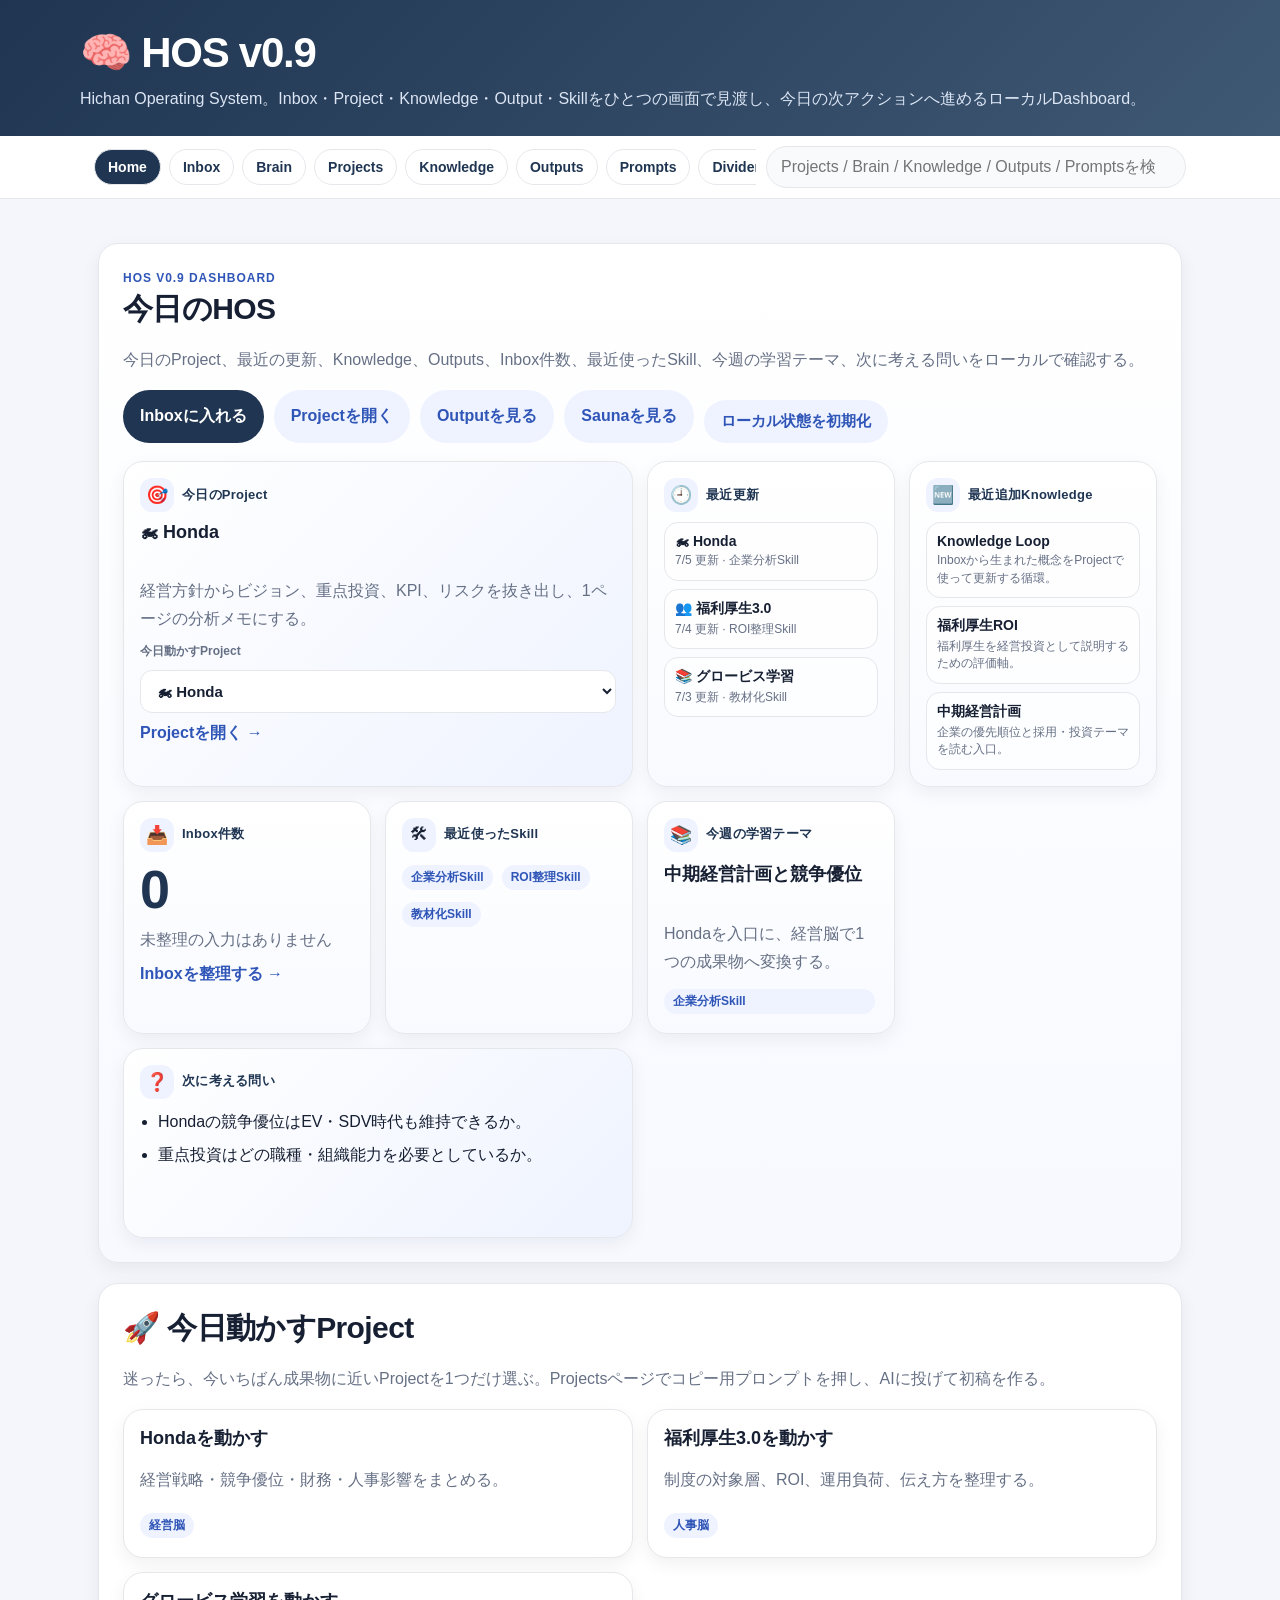
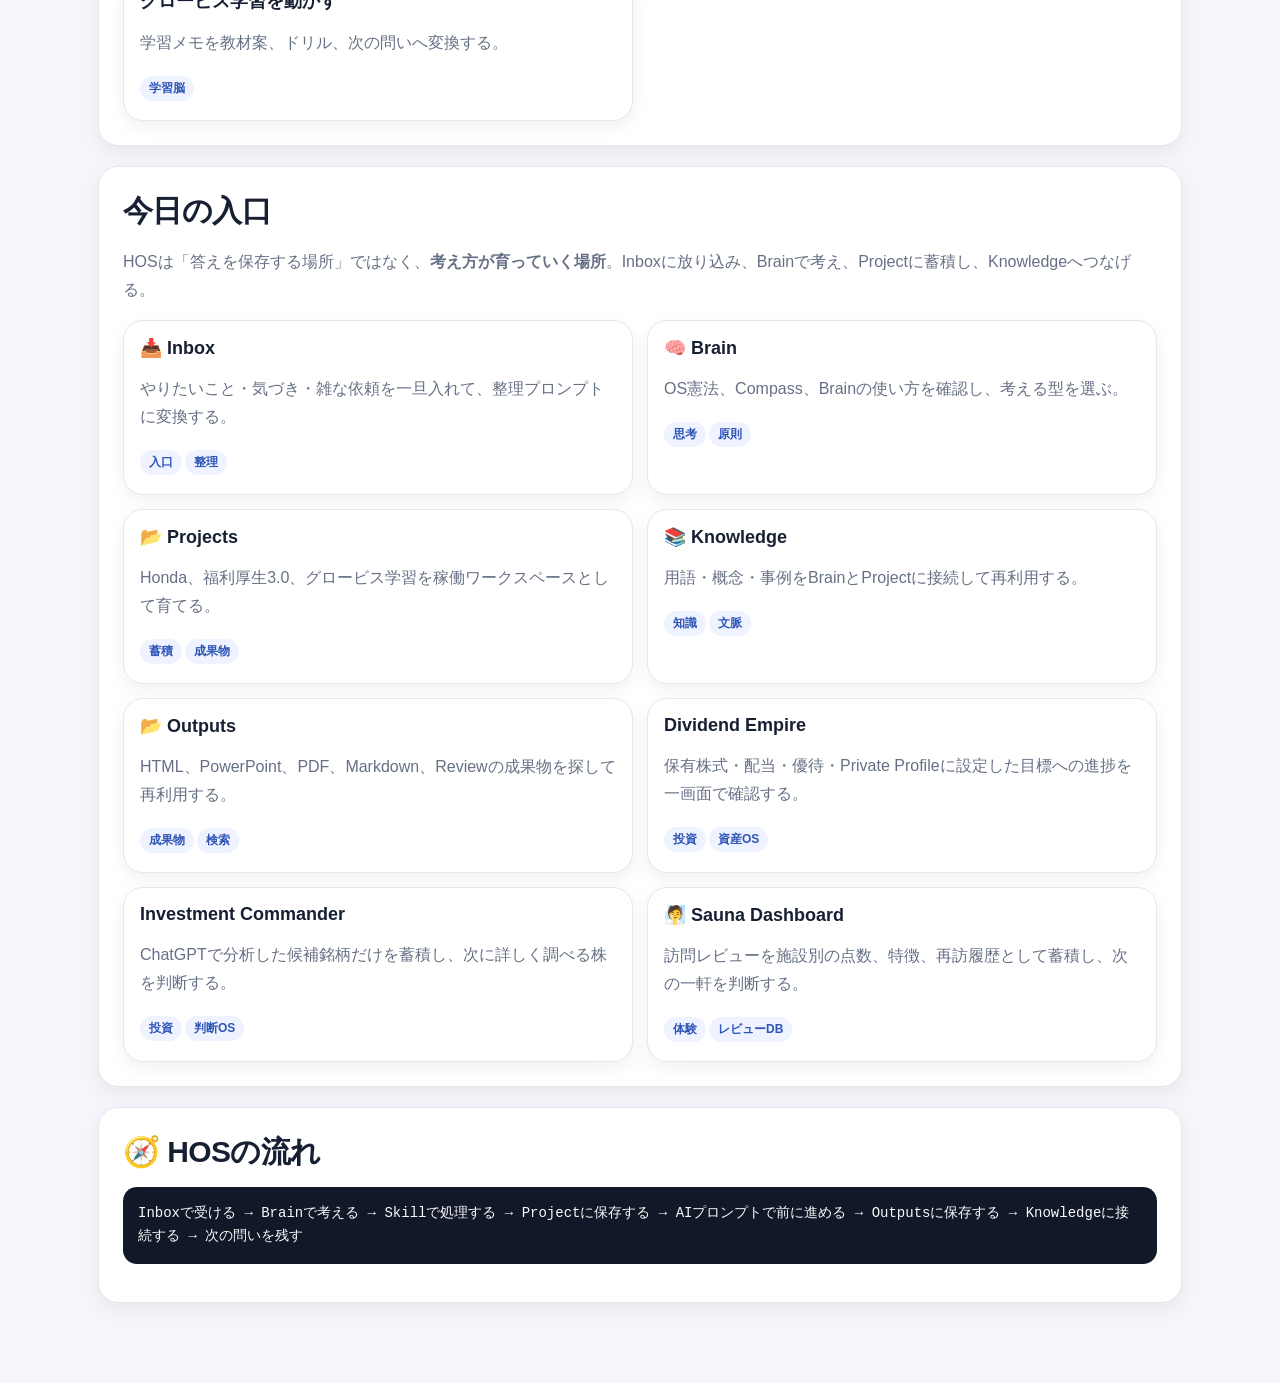
<file: index.html>
<!DOCTYPE html><html lang="ja"><head><meta charset="UTF-8"><meta name="viewport" content="width=device-width,initial-scale=1.0"><title>HOS v0.9 | Dashboard</title><link rel="stylesheet" href="style.css"></head><body>
<header><div class="header-inner"><h1>🧠 HOS v0.9</h1><p>Hichan Operating System。Inbox・Project・Knowledge・Output・Skillをひとつの画面で見渡し、今日の次アクションへ進めるローカルDashboard。</p></div></header><nav><div class="nav-inner"><div class="nav-links"><a class="active" href="index.html">Home</a><a href="inbox.html">Inbox</a><a href="brain.html">Brain</a><a href="projects.html">Projects</a><a href="knowledge.html">Knowledge</a><a href="outputs.html">Outputs</a><a href="prompts.html">Prompts</a><a href="dividend.html">Dividend Empire</a><a href="investment.html">Investment Commander</a><a href="ai-company.html">AI Company</a><a href="sauna.html">Sauna</a></div><div class="global-search" role="search"><label class="sr-only" for="globalSearch">HOS全体を検索</label><input id="globalSearch" type="search" placeholder="Projects / Brain / Knowledge / Outputs / Promptsを検索" autocomplete="off"><div id="searchResults" class="search-results" aria-live="polite"></div></div></div></nav>
<main>
<section class="dashboard real-dashboard" id="dashboard"><div class="section-head"><p class="eyebrow">HOS v0.9 Dashboard</p><h2>今日のHOS</h2><p>今日のProject、最近の更新、Knowledge、Outputs、Inbox件数、最近使ったSkill、今週の学習テーマ、次に考える問いをローカルで確認する。</p></div>
<div class="dashboard-actions"><a class="button-link" href="inbox.html">Inboxに入れる</a><a class="button-link ghost" href="projects.html">Projectを開く</a><a class="button-link ghost" href="outputs.html">Outputを見る</a><a class="button-link ghost" href="sauna.html">Saunaを見る</a><button class="copy" type="button" onclick="resetDashboardLocalData()">ローカル状態を初期化</button></div>
<div class="dashboard-grid widgets">
<section class="dash-card widget today-project" id="widget-today-project"><div class="widget-head"><span>🎯</span><p>今日のProject</p></div><h3 id="todayProjectTitle">読み込み中</h3><p id="todayProjectSummary">Projectを選ぶと、次アクションとAI Launchへすぐ移動できます。</p><label class="field-label" for="todayProjectSelect">今日動かすProject</label><select id="todayProjectSelect" class="selectbox" aria-label="今日のProjectを選択"></select><a id="todayProjectLink" class="text-link" href="projects.html">Projectを開く →</a></section>
<section class="dash-card widget" id="widget-recent-updates"><div class="widget-head"><span>🕘</span><p>最近更新</p></div><div id="recentUpdates" class="widget-list"></div></section>
<section class="dash-card widget" id="widget-recent-knowledge"><div class="widget-head"><span>🆕</span><p>最近追加Knowledge</p></div><div id="recentKnowledge" class="widget-list"></div></section>
<section class="dash-card widget metric" id="widget-inbox-count"><div class="widget-head"><span>📥</span><p>Inbox件数</p></div><strong id="inboxCount">0</strong><p id="inboxCountLabel">未整理の入力</p><a class="text-link" href="inbox.html">Inboxを整理する →</a></section>
<section class="dash-card widget" id="widget-recent-skills"><div class="widget-head"><span>🛠</span><p>最近使ったSkill</p></div><div id="recentSkills" class="skill-stack"></div></section>
<section class="dash-card widget" id="widget-week-theme"><div class="widget-head"><span>📚</span><p>今週の学習テーマ</p></div><h3 id="weekThemeTitle">読み込み中</h3><p id="weekThemeSummary"></p><span id="weekThemeBadge" class="badge"></span></section>
<section class="dash-card widget questions" id="widget-next-questions"><div class="widget-head"><span>❓</span><p>次に考える問い</p></div><ul id="nextQuestions"></ul></section>
</div></section>
<section class="section" id="dashboard-projects"><h2>🚀 今日動かすProject</h2><p>迷ったら、今いちばん成果物に近いProjectを1つだけ選ぶ。Projectsページでコピー用プロンプトを押し、AIに投げて初稿を作る。</p><div class="grid"><a class="card" href="projects.html#honda"><h3>Hondaを動かす</h3><p>経営戦略・競争優位・財務・人事影響をまとめる。</p><span class="badge">経営脳</span></a><a class="card" href="projects.html#benefits"><h3>福利厚生3.0を動かす</h3><p>制度の対象層、ROI、運用負荷、伝え方を整理する。</p><span class="badge">人事脳</span></a><a class="card" href="projects.html#globis"><h3>グロービス学習を動かす</h3><p>学習メモを教材案、ドリル、次の問いへ変換する。</p><span class="badge">学習脳</span></a></div></section>
<section class="hero" id="home-entry"><h2>今日の入口</h2><p>HOSは「答えを保存する場所」ではなく、<b>考え方が育っていく場所</b>。Inboxに放り込み、Brainで考え、Projectに蓄積し、Knowledgeへつなげる。</p><div class="grid"><a class="card" href="inbox.html"><h3>📥 Inbox</h3><p>やりたいこと・気づき・雑な依頼を一旦入れて、整理プロンプトに変換する。</p><span class="badge">入口</span><span class="badge">整理</span></a><a class="card" href="brain.html"><h3>🧠 Brain</h3><p>OS憲法、Compass、Brainの使い方を確認し、考える型を選ぶ。</p><span class="badge">思考</span><span class="badge">原則</span></a><a class="card" href="projects.html"><h3>📂 Projects</h3><p>Honda、福利厚生3.0、グロービス学習を稼働ワークスペースとして育てる。</p><span class="badge">蓄積</span><span class="badge">成果物</span></a><a class="card" href="knowledge.html"><h3>📚 Knowledge</h3><p>用語・概念・事例をBrainとProjectに接続して再利用する。</p><span class="badge">知識</span><span class="badge">文脈</span></a><a class="card" href="outputs.html"><h3>📂 Outputs</h3><p>HTML、PowerPoint、PDF、Markdown、Reviewの成果物を探して再利用する。</p><span class="badge">成果物</span><span class="badge">検索</span></a><a class="card" href="dividend.html"><h3>Dividend Empire</h3><p>保有株式・配当・優待・Private Profileに設定した目標への進捗を一画面で確認する。</p><span class="badge">投資</span><span class="badge">資産OS</span></a><a class="card" href="investment.html"><h3>Investment Commander</h3><p>ChatGPTで分析した候補銘柄だけを蓄積し、次に詳しく調べる株を判断する。</p><span class="badge">投資</span><span class="badge">判断OS</span></a><a class="card" href="sauna.html"><h3>🧖 Sauna Dashboard</h3><p>訪問レビューを施設別の点数、特徴、再訪履歴として蓄積し、次の一軒を判断する。</p><span class="badge">体験</span><span class="badge">レビューDB</span></a></div></section><section class="section"><h2>🧭 HOSの流れ</h2><pre>Inboxで受ける → Brainで考える → Skillで処理する → Projectに保存する → AIプロンプトで前に進める → Outputsに保存する → Knowledgeに接続する → 次の問いを残す</pre></section></main><script src="script.js"></script></body></html>
</file>
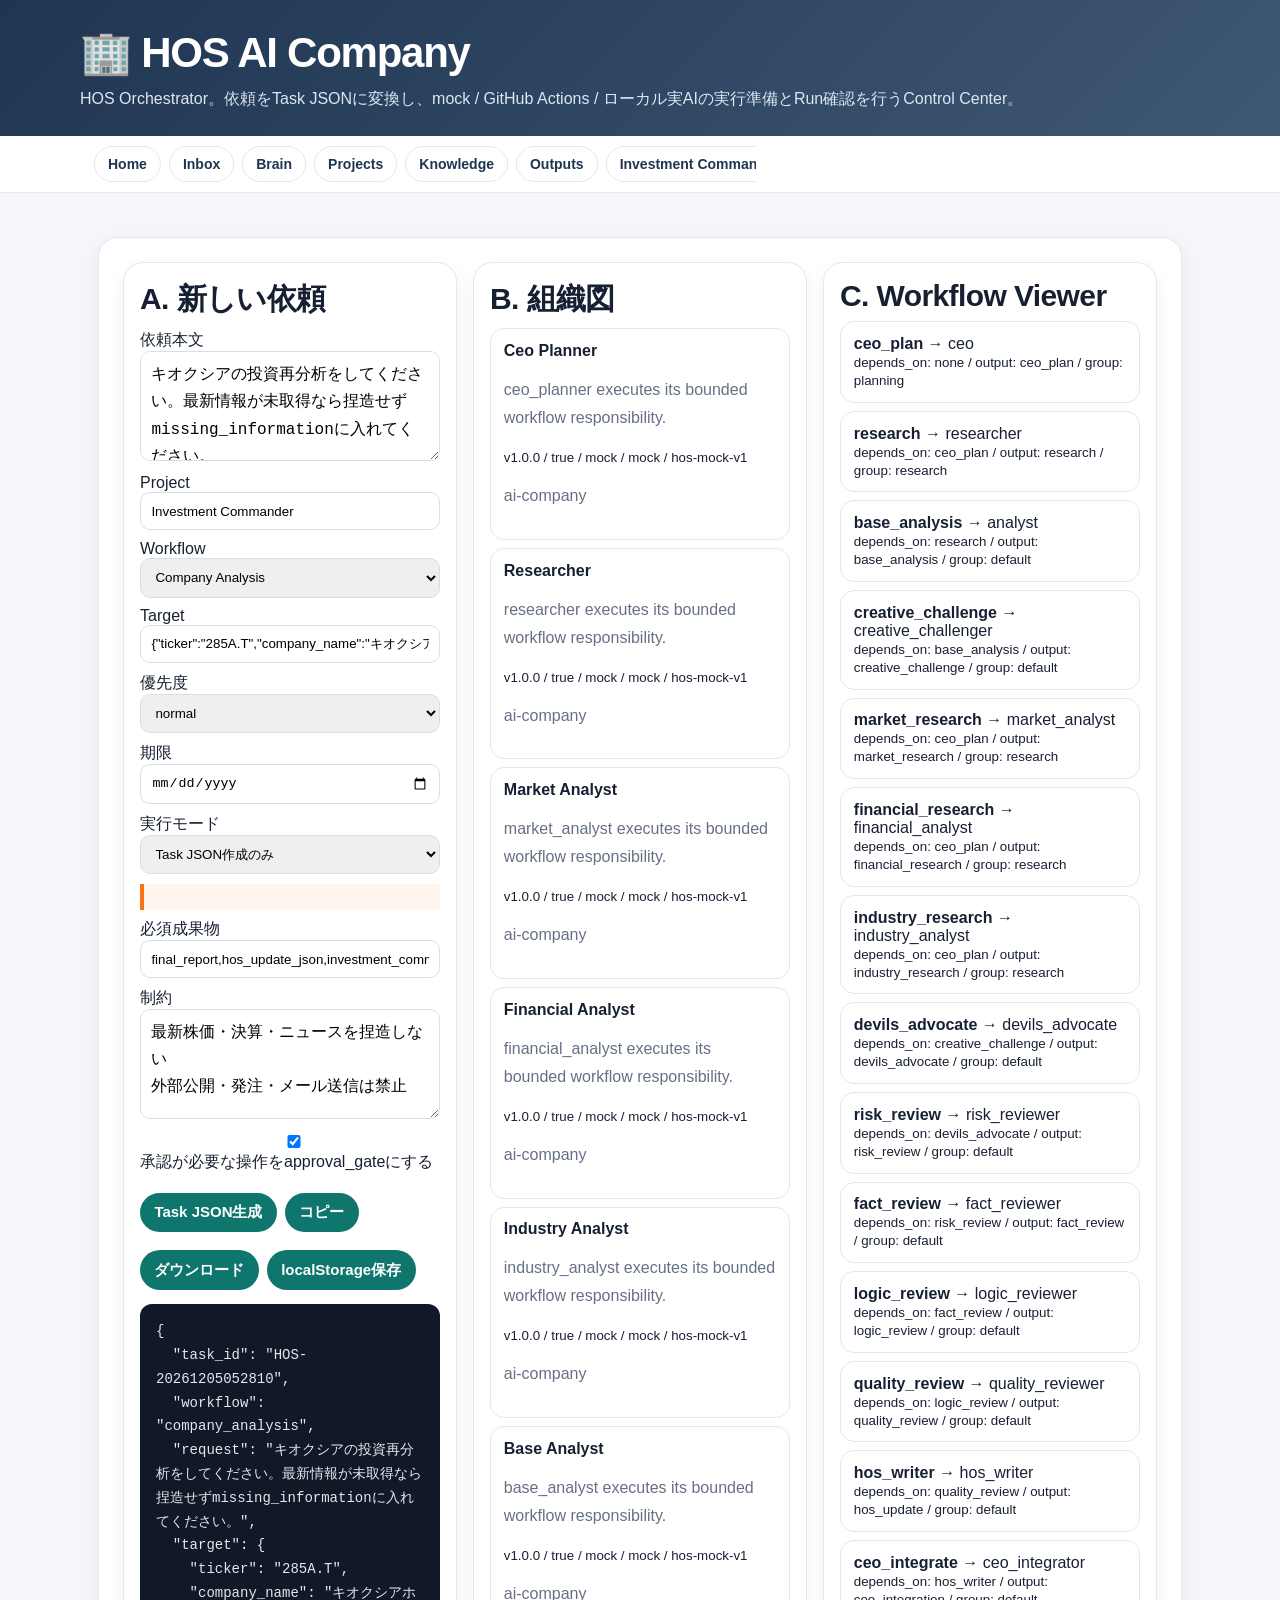
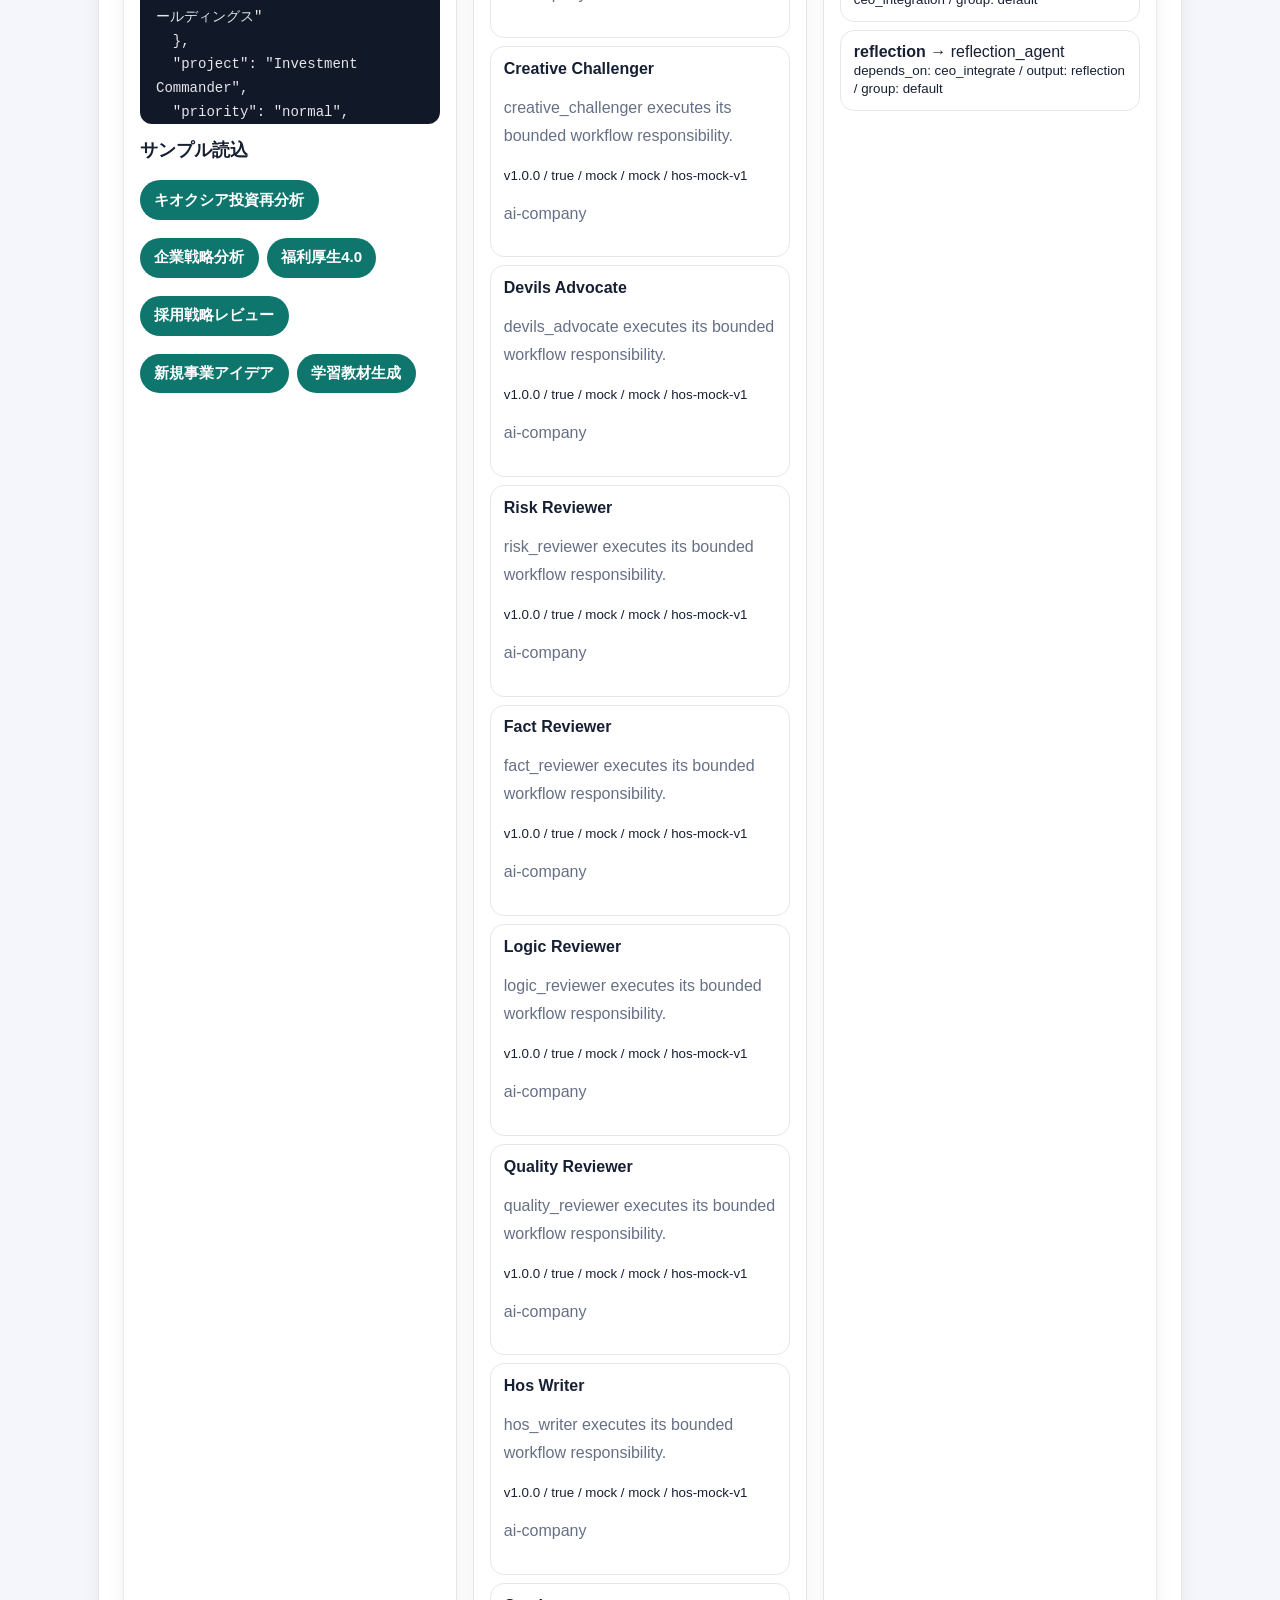
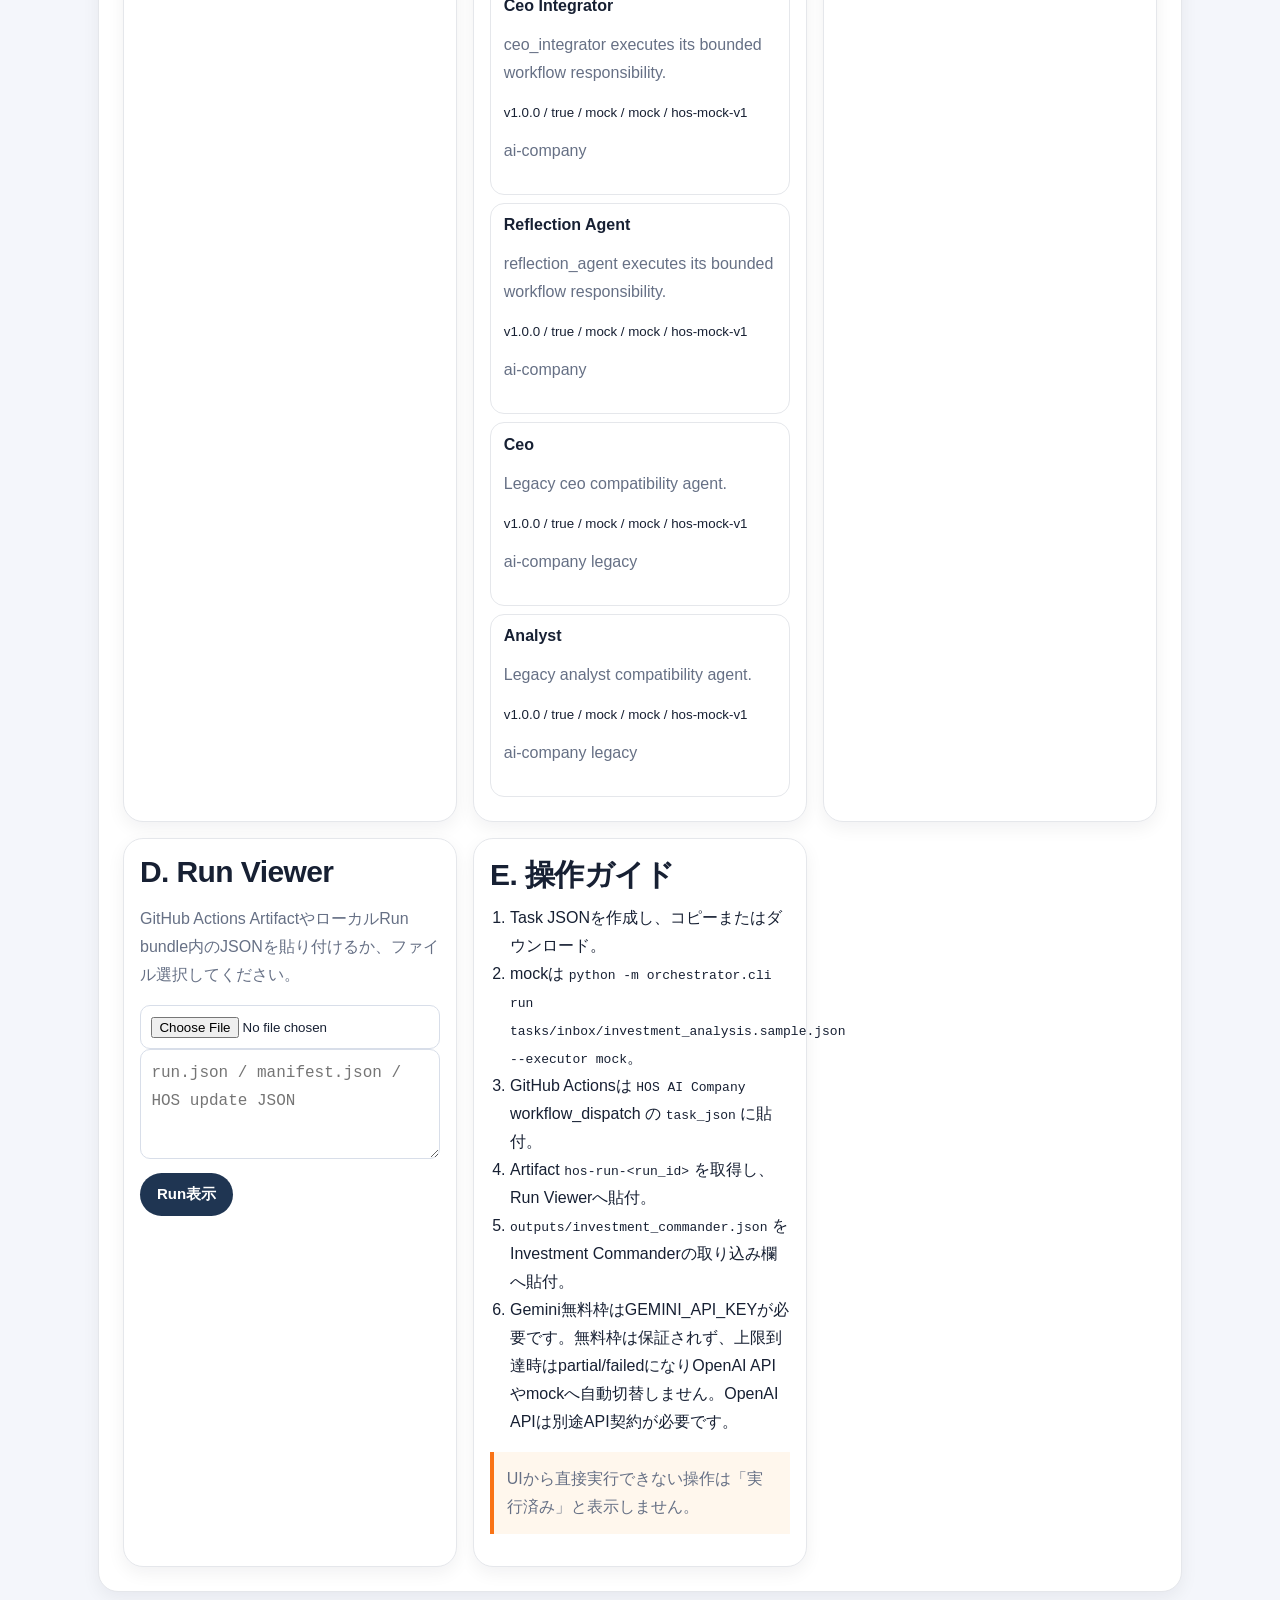
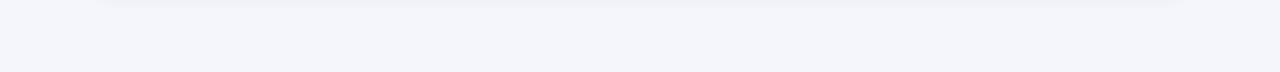
<file: ai-company.html>
<!doctype html><html lang="ja"><head><meta charset="utf-8"><meta name="viewport" content="width=device-width,initial-scale=1"><title>HOS AI Company</title><link rel="stylesheet" href="style.css"><link rel="stylesheet" href="ai-company.css"></head><body><header><div class="header-inner"><h1>🏢 HOS AI Company</h1><p>HOS Orchestrator。依頼をTask JSONに変換し、mock / GitHub Actions / ローカル実AIの実行準備とRun確認を行うControl Center。</p></div></header><nav><div class="nav-inner"><div class="nav-links"><a href="index.html">Home</a><a href="inbox.html">Inbox</a><a href="brain.html">Brain</a><a href="projects.html">Projects</a><a href="knowledge.html">Knowledge</a><a href="outputs.html">Outputs</a><a href="investment.html">Investment Commander</a><a class="active" href="ai-company.html">AI Company</a></div></div></nav><main><section class="section ai-grid"><article class="panel"><h2>A. 新しい依頼</h2><label>依頼本文<textarea id="taskRequest" class="inputbox">キオクシアの投資再分析をしてください。最新情報が未取得なら捏造せずmissing_informationに入れてください。</textarea></label><label>Project<input id="taskProject" value="Investment Commander"></label><label>Workflow<select id="taskWorkflow"></select></label><label>Target<input id="taskTarget" value='{"ticker":"285A.T","company_name":"キオクシアホールディングス"}'></label><label>優先度<select id="taskPriority"><option>normal</option><option>high</option><option>low</option></select></label><label>期限<input id="taskDue" type="date"></label><label>実行モード<select id="taskMode"><option value="json">Task JSON作成のみ</option><option value="mock">mock</option><option value="gemini">Gemini無料枠</option><option value="openai">OpenAI API</option></select></label><div id="geminiFreeNotice" class="notice"></div><label>必須成果物<input id="taskOutputs" value="final_report,hos_update_json,investment_commander_json"></label><label>制約<textarea id="taskConstraints" class="inputbox">最新株価・決算・ニュースを捏造しない
外部公開・発注・メール送信は禁止</textarea></label><label><input id="taskApproval" type="checkbox" checked> 承認が必要な操作をapproval_gateにする</label><div class="button-row"><button id="makeTask">Task JSON生成</button><button id="copyTask">コピー</button><button id="downloadTask">ダウンロード</button><button id="saveTask">localStorage保存</button></div><pre id="taskPreview" class="json-preview"></pre><h3>サンプル読込</h3><div id="samples" class="chips"></div></article><article class="panel"><h2>B. 組織図</h2><div id="agentList"></div></article><article class="panel"><h2>C. Workflow Viewer</h2><div id="workflowViewer"></div></article><article class="panel"><h2>D. Run Viewer</h2><p>GitHub Actions ArtifactやローカルRun bundle内のJSONを貼り付けるか、ファイル選択してください。</p><input id="runFile" type="file" accept="application/json"><textarea id="runJson" class="inputbox" placeholder="run.json / manifest.json / HOS update JSON"></textarea><button id="renderRun">Run表示</button><div id="runView"></div></article><article class="panel"><h2>E. 操作ガイド</h2><ol><li>Task JSONを作成し、コピーまたはダウンロード。</li><li>mockは <code>python -m orchestrator.cli run tasks/inbox/investment_analysis.sample.json --executor mock</code>。</li><li>GitHub Actionsは <code>HOS AI Company</code> workflow_dispatch の <code>task_json</code> に貼付。</li><li>Artifact <code>hos-run-&lt;run_id&gt;</code> を取得し、Run Viewerへ貼付。</li><li><code>outputs/investment_commander.json</code> をInvestment Commanderの取り込み欄へ貼付。</li><li>Gemini無料枠はGEMINI_API_KEYが必要です。無料枠は保証されず、上限到達時はpartial/failedになりOpenAI APIやmockへ自動切替しません。OpenAI APIは別途API契約が必要です。</li></ol><p class="notice">UIから直接実行できない操作は「実行済み」と表示しません。</p></article></section></main><script src="ai-company.js"></script></body></html>
</file>
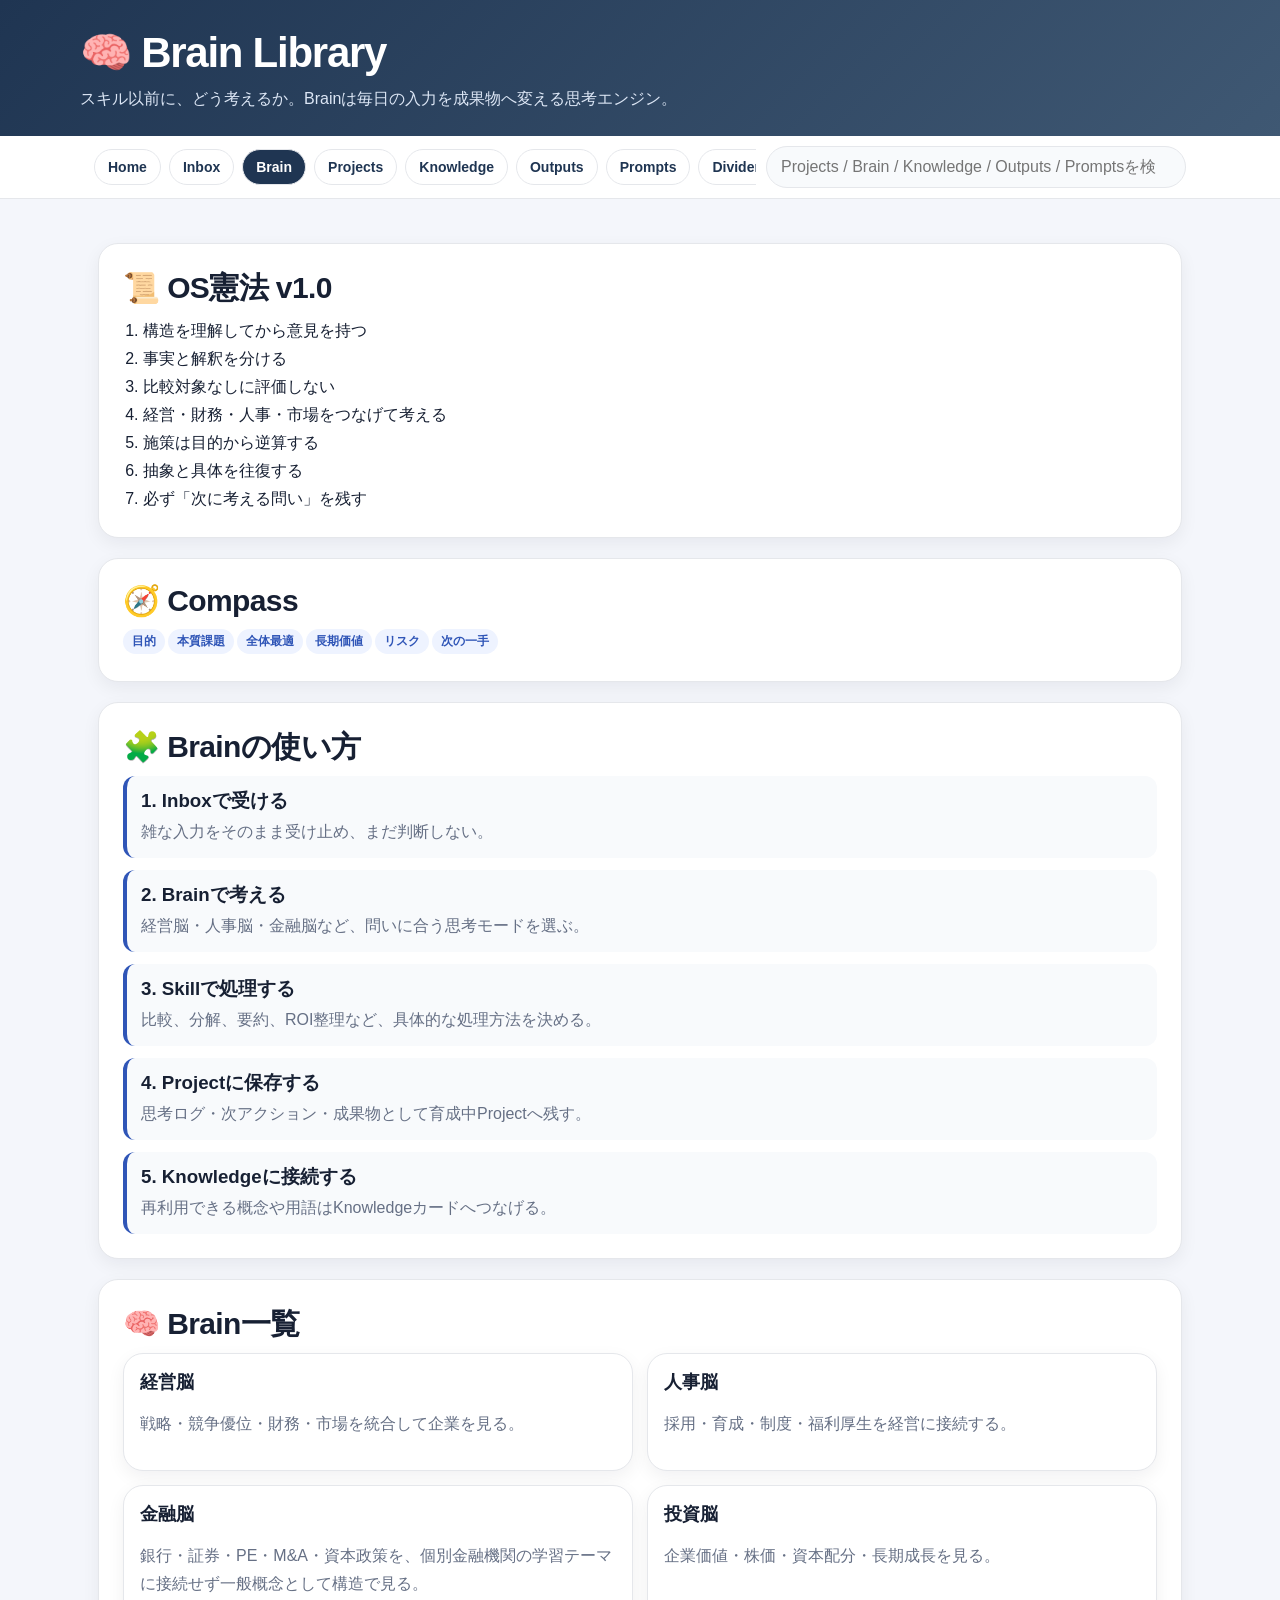
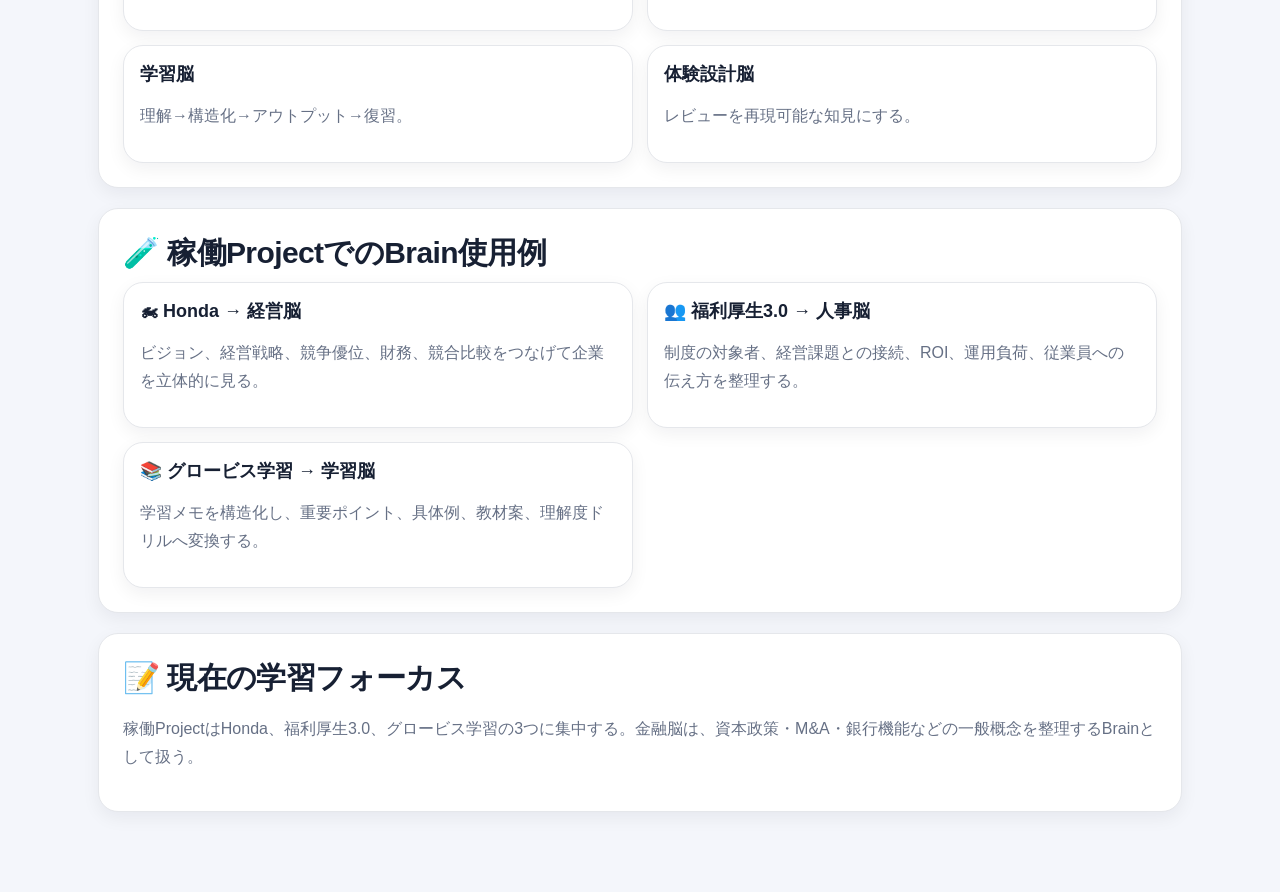
<file: brain.html>
<!DOCTYPE html><html lang="ja"><head><meta charset="UTF-8"><meta name="viewport" content="width=device-width,initial-scale=1.0"><title>HOS v0.9 | Brain</title><link rel="stylesheet" href="style.css"></head><body>
<header><div class="header-inner"><h1>🧠 Brain Library</h1><p>スキル以前に、どう考えるか。Brainは毎日の入力を成果物へ変える思考エンジン。</p></div></header><nav><div class="nav-inner"><div class="nav-links"><a href="index.html">Home</a><a href="inbox.html">Inbox</a><a class="active" href="brain.html">Brain</a><a href="projects.html">Projects</a><a href="knowledge.html">Knowledge</a><a href="outputs.html">Outputs</a><a href="prompts.html">Prompts</a><a href="dividend.html">Dividend Empire</a><a href="investment.html">Investment Commander</a><a href="ai-company.html">AI Company</a></div><div class="global-search" role="search"><label class="sr-only" for="globalSearch">HOS全体を検索</label><input id="globalSearch" type="search" placeholder="Projects / Brain / Knowledge / Outputs / Promptsを検索" autocomplete="off"><div id="searchResults" class="search-results" aria-live="polite"></div></div></div></nav>
<main><section class="section" id="constitution"><h2>📜 OS憲法 v1.0</h2><ol><li>構造を理解してから意見を持つ</li><li>事実と解釈を分ける</li><li>比較対象なしに評価しない</li><li>経営・財務・人事・市場をつなげて考える</li><li>施策は目的から逆算する</li><li>抽象と具体を往復する</li><li>必ず「次に考える問い」を残す</li></ol></section>
<section class="section" id="compass"><h2>🧭 Compass</h2><span class="badge">目的</span><span class="badge">本質課題</span><span class="badge">全体最適</span><span class="badge">長期価値</span><span class="badge">リスク</span><span class="badge">次の一手</span></section>
<section class="section" id="brain-flow"><h2>🧩 Brainの使い方</h2><div class="timeline"><div><h3>1. Inboxで受ける</h3><p>雑な入力をそのまま受け止め、まだ判断しない。</p></div><div><h3>2. Brainで考える</h3><p>経営脳・人事脳・金融脳など、問いに合う思考モードを選ぶ。</p></div><div><h3>3. Skillで処理する</h3><p>比較、分解、要約、ROI整理など、具体的な処理方法を決める。</p></div><div><h3>4. Projectに保存する</h3><p>思考ログ・次アクション・成果物として育成中Projectへ残す。</p></div><div><h3>5. Knowledgeに接続する</h3><p>再利用できる概念や用語はKnowledgeカードへつなげる。</p></div></div></section>
<section class="section" id="brains"><h2>🧠 Brain一覧</h2><div class="grid"><div class="panel"><h3>経営脳</h3><p>戦略・競争優位・財務・市場を統合して企業を見る。</p></div><div class="panel"><h3>人事脳</h3><p>採用・育成・制度・福利厚生を経営に接続する。</p></div><div class="panel"><h3>金融脳</h3><p>銀行・証券・PE・M&A・資本政策を、個別金融機関の学習テーマに接続せず一般概念として構造で見る。</p></div><div class="panel"><h3>投資脳</h3><p>企業価値・株価・資本配分・長期成長を見る。</p></div><div class="panel"><h3>学習脳</h3><p>理解→構造化→アウトプット→復習。</p></div><div class="panel"><h3>体験設計脳</h3><p>レビューを再現可能な知見にする。</p></div></div></section><section class="section" id="brain-examples"><h2>🧪 稼働ProjectでのBrain使用例</h2><div class="grid"><div class="panel"><h3>🏍 Honda → 経営脳</h3><p>ビジョン、経営戦略、競争優位、財務、競合比較をつなげて企業を立体的に見る。</p></div><div class="panel"><h3>👥 福利厚生3.0 → 人事脳</h3><p>制度の対象者、経営課題との接続、ROI、運用負荷、従業員への伝え方を整理する。</p></div><div class="panel"><h3>📚 グロービス学習 → 学習脳</h3><p>学習メモを構造化し、重要ポイント、具体例、教材案、理解度ドリルへ変換する。</p></div></div></section><section class="section"><h2>📝 現在の学習フォーカス</h2><p>稼働ProjectはHonda、福利厚生3.0、グロービス学習の3つに集中する。金融脳は、資本政策・M&A・銀行機能などの一般概念を整理するBrainとして扱う。</p></section></main><script src="script.js"></script></body></html>
</file>
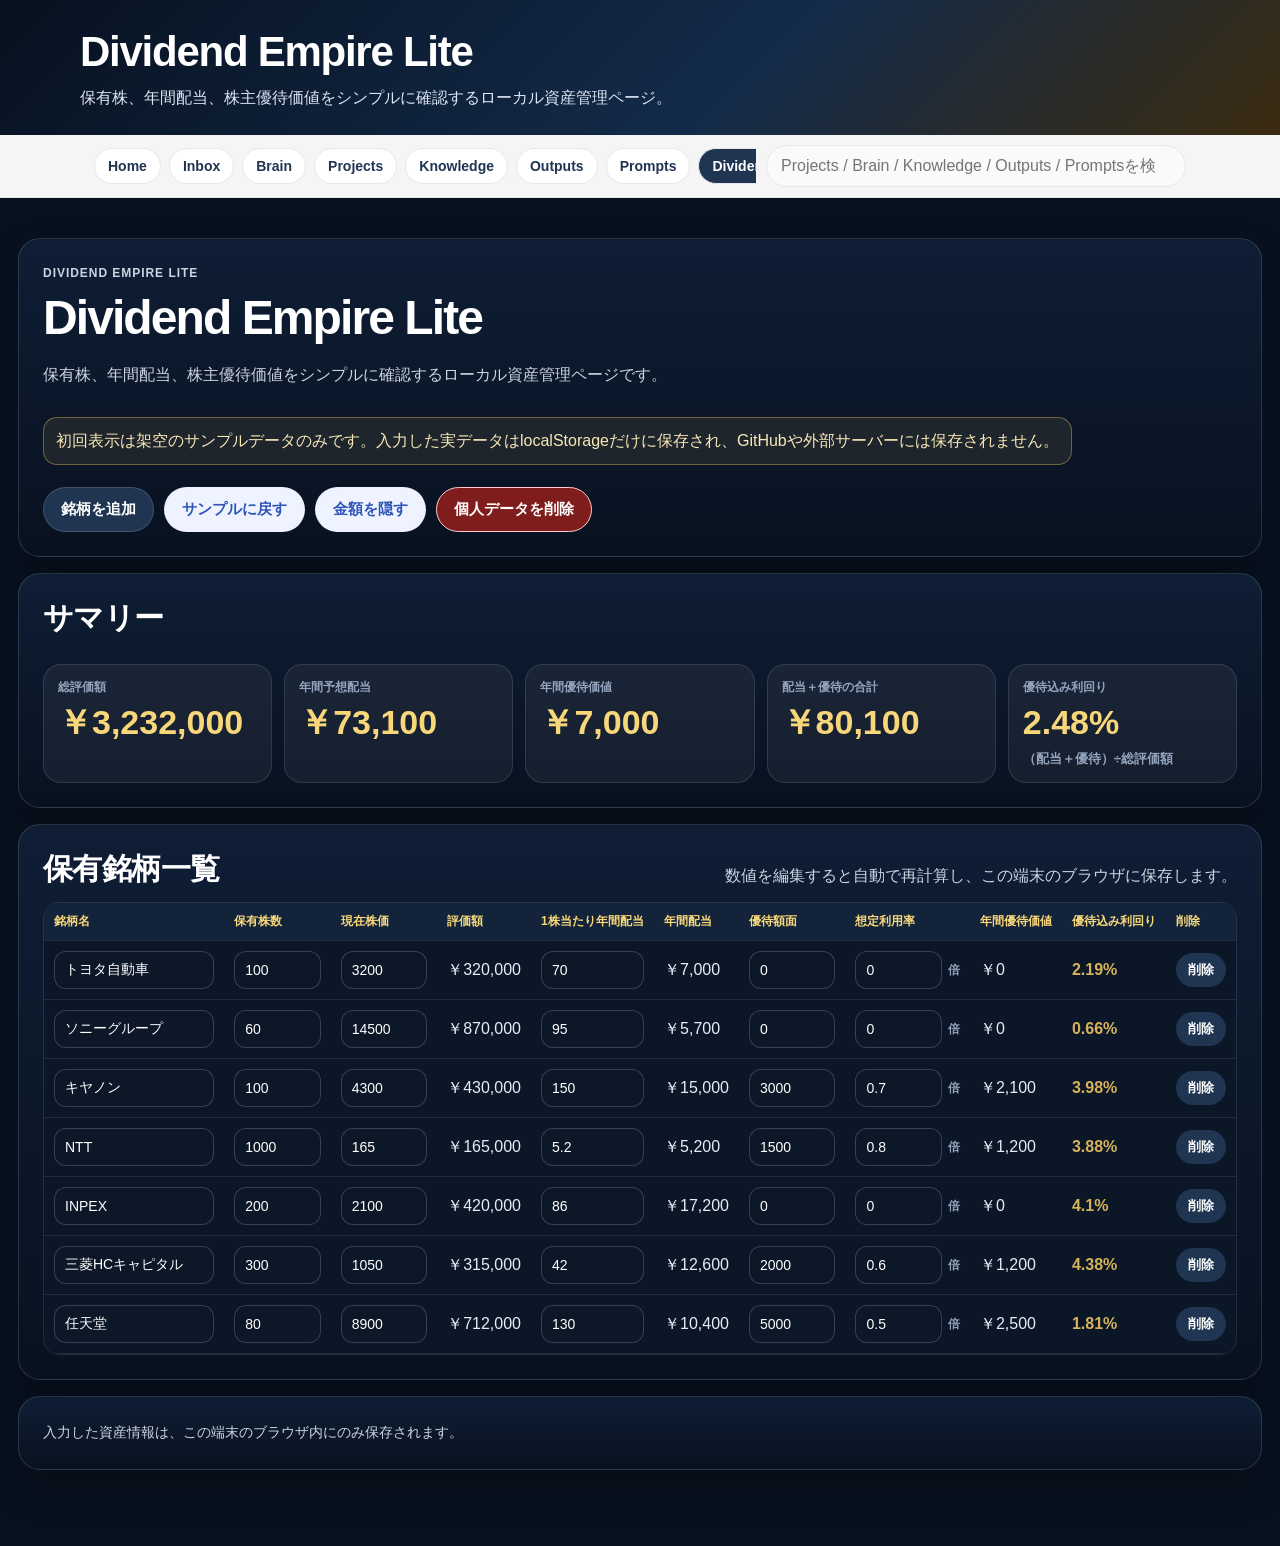
<file: dividend.html>
<!DOCTYPE html><html lang="ja"><head><meta charset="UTF-8"><meta name="viewport" content="width=device-width,initial-scale=1.0"><title>HOS v0.9 | Dividend Empire Lite</title><link rel="stylesheet" href="style.css"></head><body class="dividend-page">
<header><div class="header-inner"><h1>Dividend Empire Lite</h1><p>保有株、年間配当、株主優待価値をシンプルに確認するローカル資産管理ページ。</p></div></header><nav><div class="nav-inner"><div class="nav-links"><a href="index.html">Home</a><a href="inbox.html">Inbox</a><a href="brain.html">Brain</a><a href="projects.html">Projects</a><a href="knowledge.html">Knowledge</a><a href="outputs.html">Outputs</a><a href="prompts.html">Prompts</a><a class="active" href="dividend.html">Dividend Empire Lite</a><a href="investment.html">Investment Commander</a></div><div class="global-search" role="search"><label class="sr-only" for="globalSearch">HOS全体を検索</label><input id="globalSearch" type="search" placeholder="Projects / Brain / Knowledge / Outputs / Promptsを検索" autocomplete="off"><div id="searchResults" class="search-results" aria-live="polite"></div></div></div></nav>
<main class="dividend-main"><div id="dividendApp" aria-live="polite"></div></main><script src="script.js"></script><script src="dividendData.js"></script><script src="dividend.js"></script></body></html>
</file>
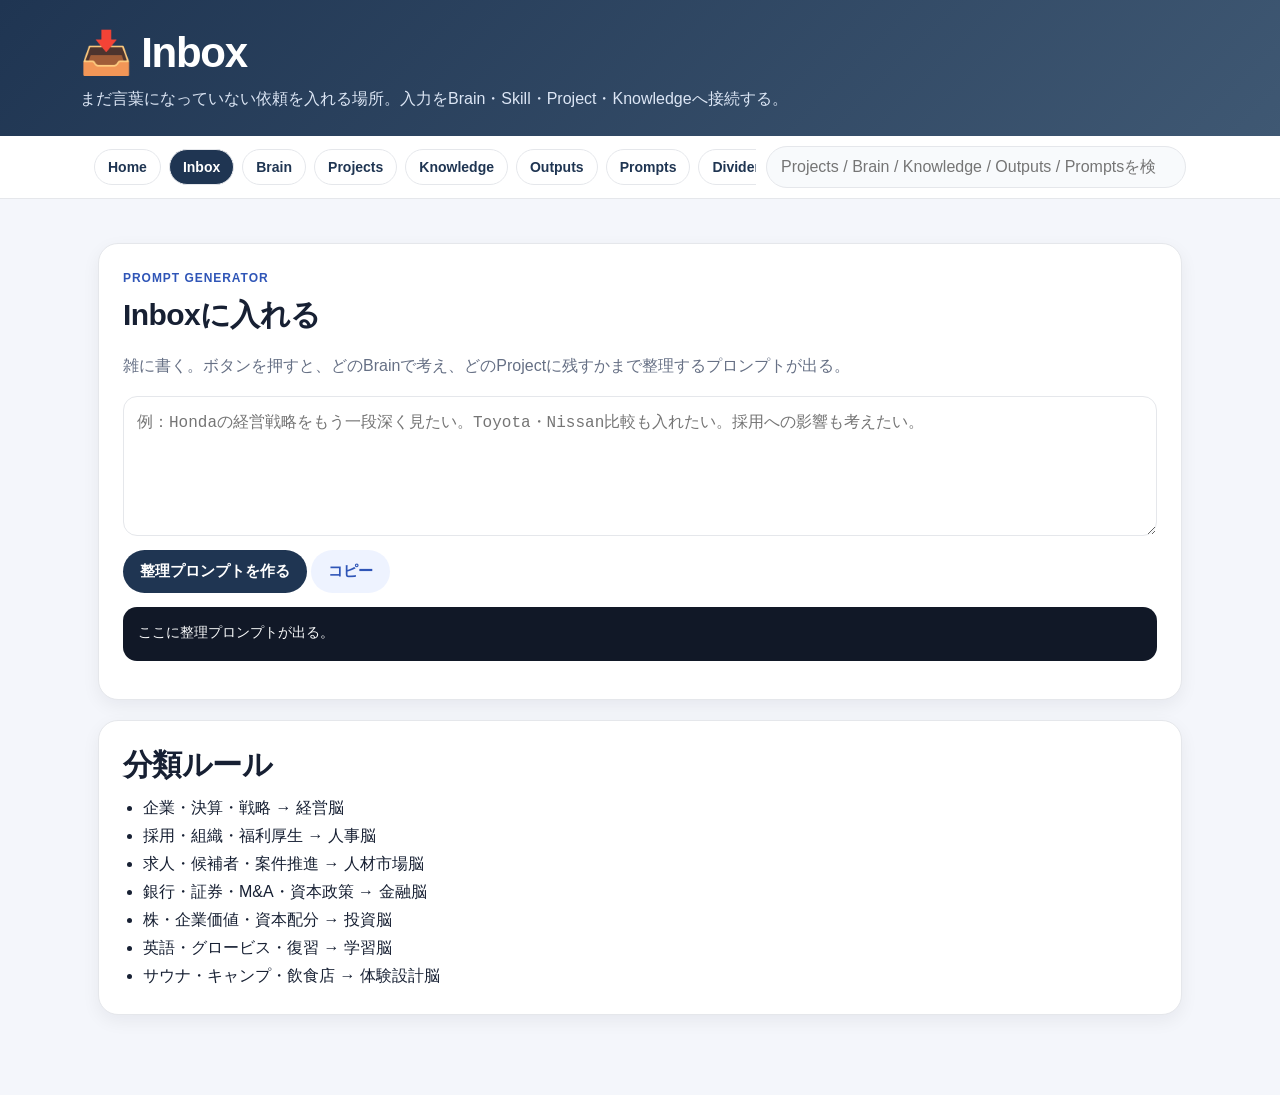
<file: inbox.html>
<!DOCTYPE html><html lang="ja"><head><meta charset="UTF-8"><meta name="viewport" content="width=device-width,initial-scale=1.0"><title>HOS v0.9 | Inbox</title><link rel="stylesheet" href="style.css"></head><body>
<header><div class="header-inner"><h1>📥 Inbox</h1><p>まだ言葉になっていない依頼を入れる場所。入力をBrain・Skill・Project・Knowledgeへ接続する。</p></div></header><nav><div class="nav-inner"><div class="nav-links"><a href="index.html">Home</a><a class="active" href="inbox.html">Inbox</a><a href="brain.html">Brain</a><a href="projects.html">Projects</a><a href="knowledge.html">Knowledge</a><a href="outputs.html">Outputs</a><a href="prompts.html">Prompts</a><a href="dividend.html">Dividend Empire</a><a href="investment.html">Investment Commander</a><a href="ai-company.html">AI Company</a></div><div class="global-search" role="search"><label class="sr-only" for="globalSearch">HOS全体を検索</label><input id="globalSearch" type="search" placeholder="Projects / Brain / Knowledge / Outputs / Promptsを検索" autocomplete="off"><div id="searchResults" class="search-results" aria-live="polite"></div></div></div></nav>
<main><section class="hero"><p class="eyebrow">Prompt Generator</p><h2>Inboxに入れる</h2><p>雑に書く。ボタンを押すと、どのBrainで考え、どのProjectに残すかまで整理するプロンプトが出る。</p><textarea id="inboxText" class="inputbox" placeholder="例：Hondaの経営戦略をもう一段深く見たい。Toyota・Nissan比較も入れたい。採用への影響も考えたい。"></textarea><button onclick="buildInboxPrompt()">整理プロンプトを作る</button> <button class="copy" onclick="copyPrompt('inboxPrompt')">コピー</button><pre id="inboxPrompt">ここに整理プロンプトが出る。</pre></section>
<section class="section"><h2>分類ルール</h2><ul><li>企業・決算・戦略 → 経営脳</li><li>採用・組織・福利厚生 → 人事脳</li><li>求人・候補者・案件推進 → 人材市場脳</li><li>銀行・証券・M&A・資本政策 → 金融脳</li><li>株・企業価値・資本配分 → 投資脳</li><li>英語・グロービス・復習 → 学習脳</li><li>サウナ・キャンプ・飲食店 → 体験設計脳</li></ul></section></main><script src="script.js"></script></body></html>
</file>
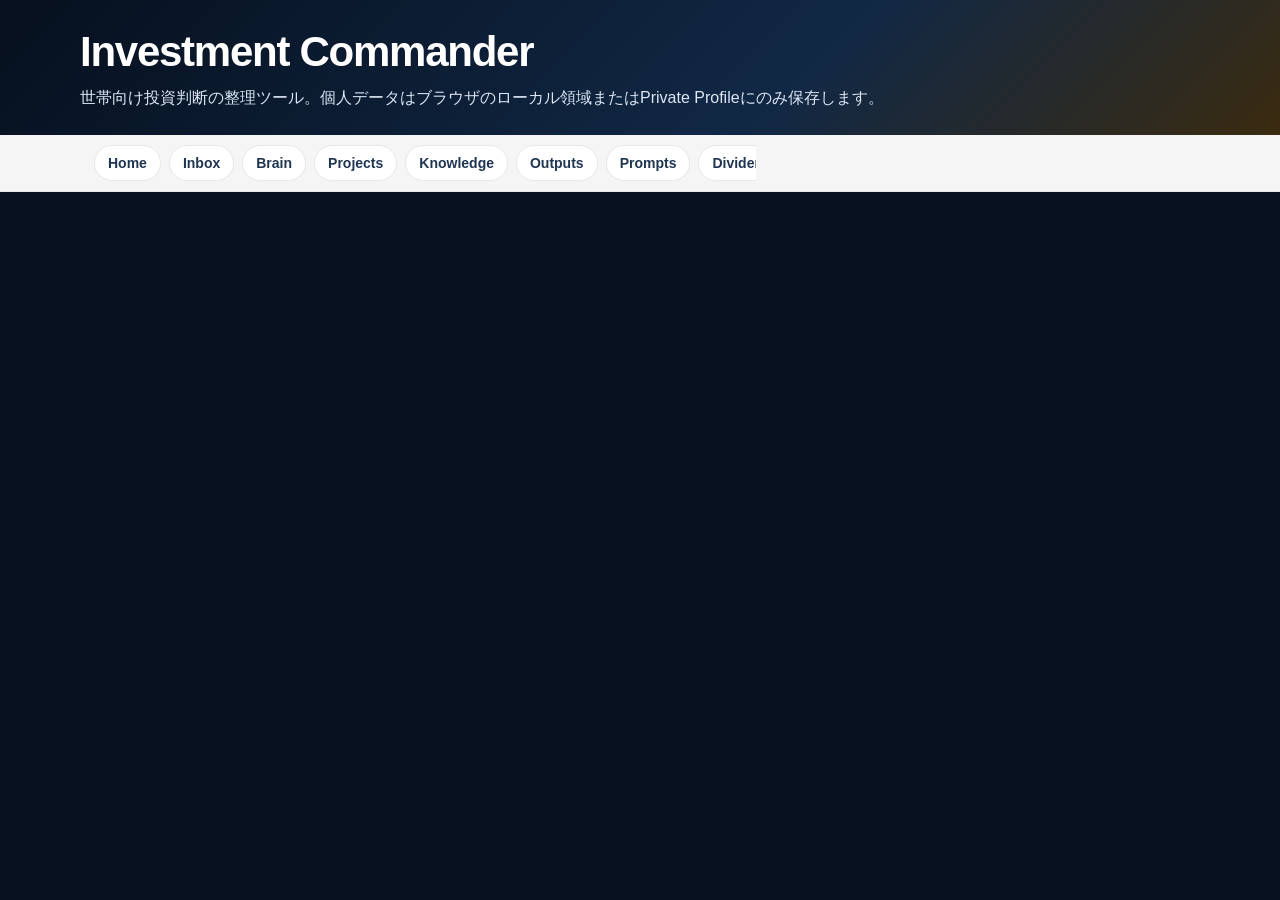
<file: investment.html>
<!DOCTYPE html><html lang="ja"><head><meta charset="UTF-8"><meta name="viewport" content="width=device-width,initial-scale=1.0"><title>Investment Commander | HOS</title><link rel="stylesheet" href="style.css"></head><body class="investment-page">
<header><div class="header-inner"><h1>Investment Commander</h1><p>世帯向け投資判断の整理ツール。個人データはブラウザのローカル領域またはPrivate Profileにのみ保存します。</p></div></header><nav><div class="nav-inner"><div class="nav-links"><a href="index.html">Home</a><a href="inbox.html">Inbox</a><a href="brain.html">Brain</a><a href="projects.html">Projects</a><a href="knowledge.html">Knowledge</a><a href="outputs.html">Outputs</a><a href="prompts.html">Prompts</a><a href="dividend.html">Dividend Empire</a><a class="active" href="investment.html">Investment Commander</a><a href="ai-company.html">AI Company</a></div></div></nav>
<main class="investment-main"><div id="icApp"></div></main><script src="investment.js"></script></body></html>
</file>
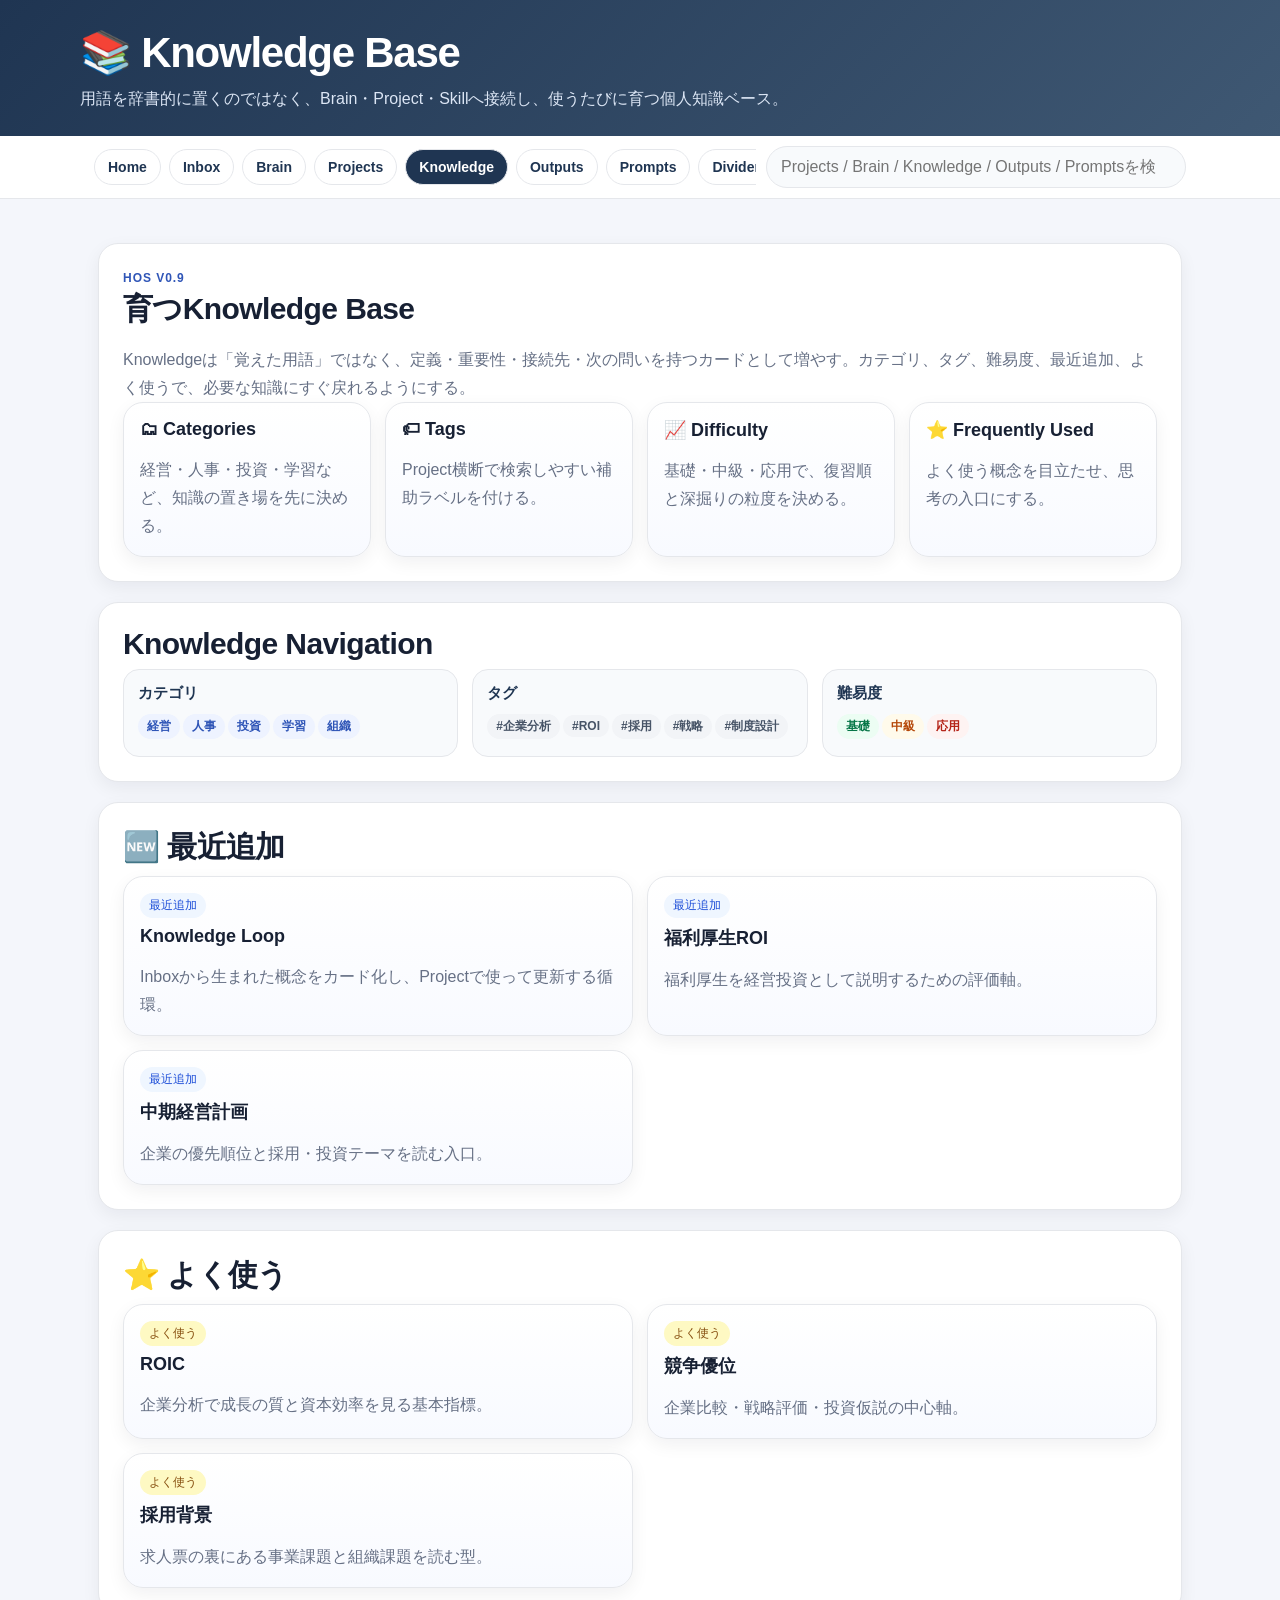
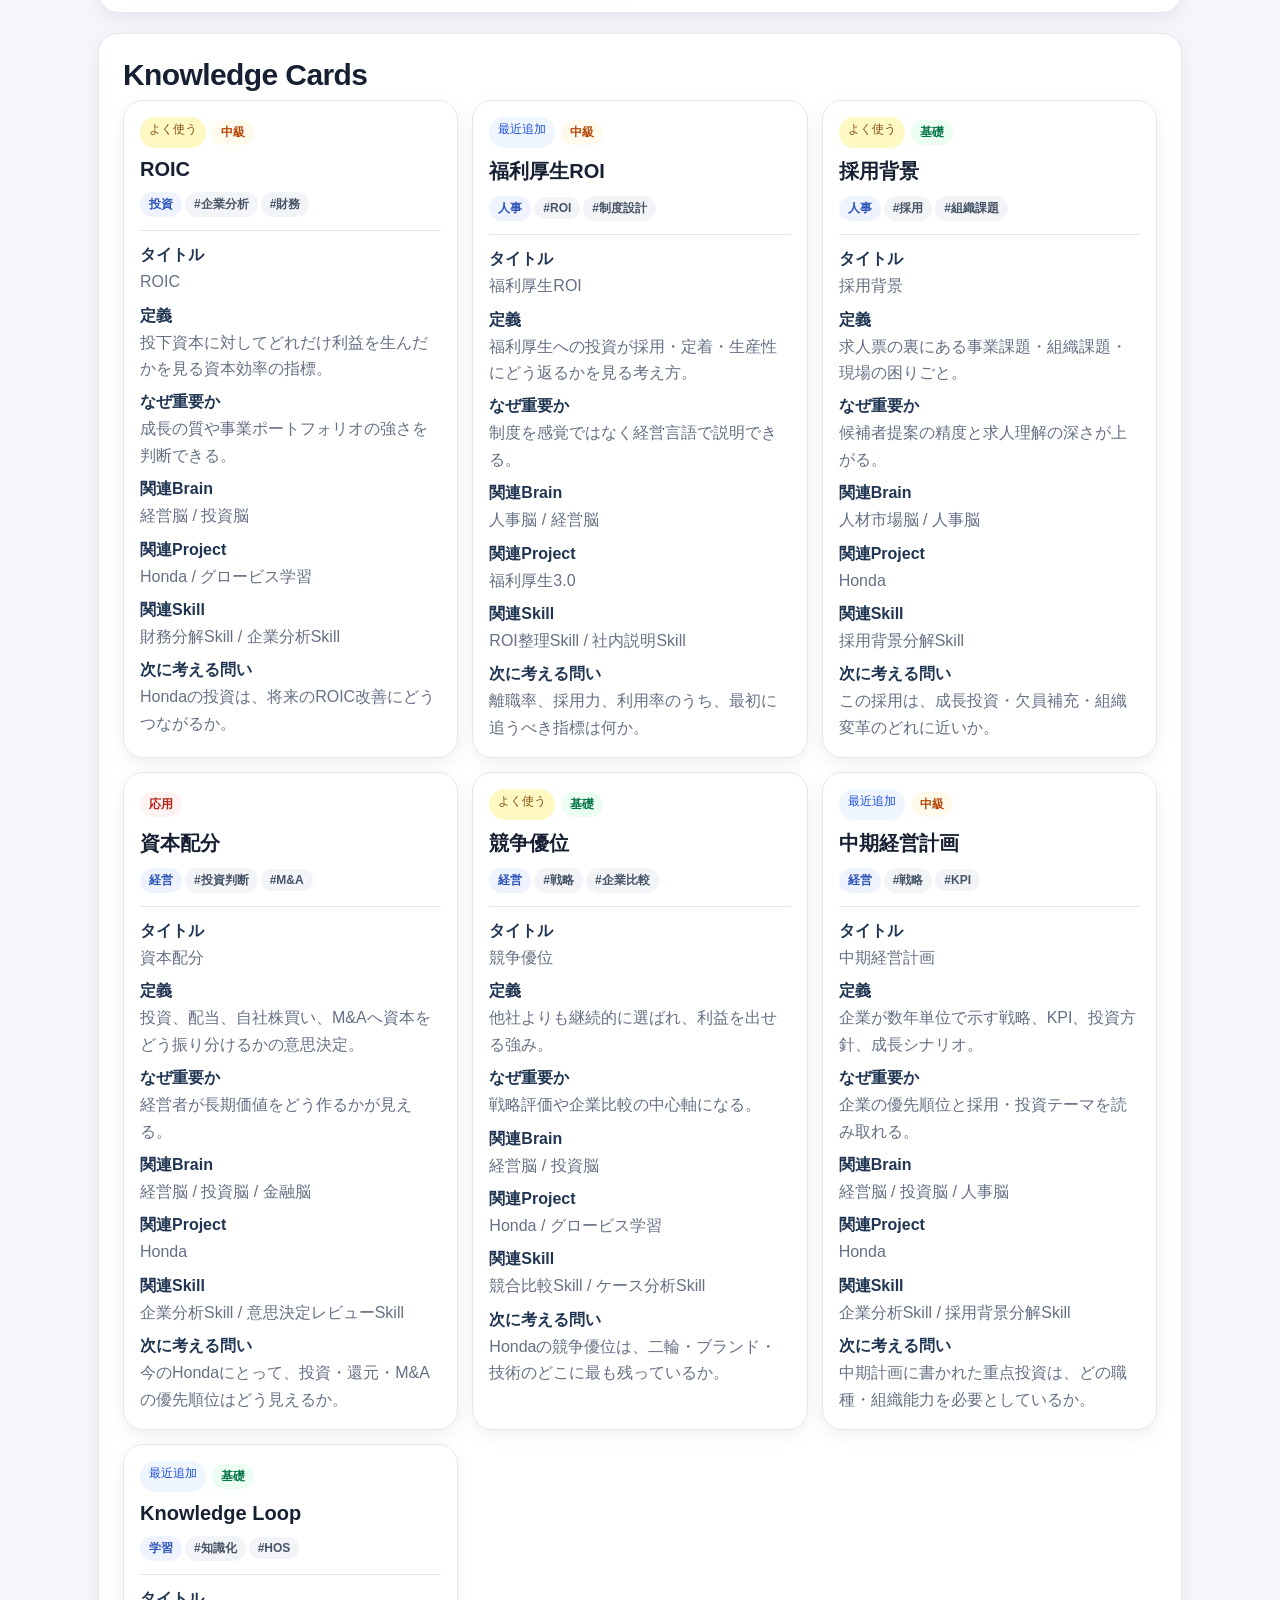
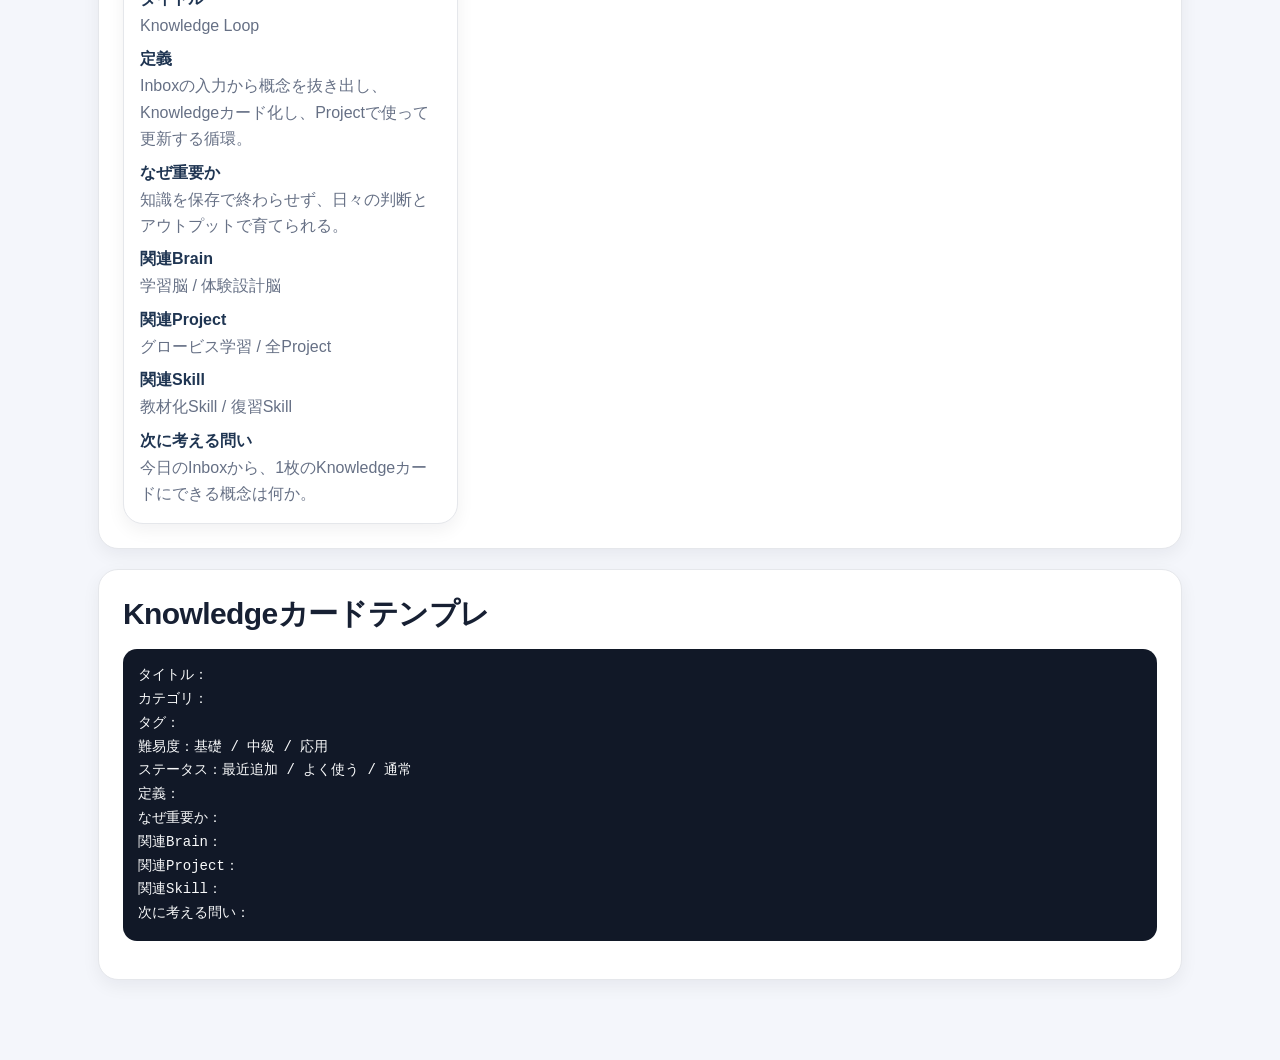
<file: knowledge.html>
<!DOCTYPE html><html lang="ja"><head><meta charset="UTF-8"><meta name="viewport" content="width=device-width,initial-scale=1.0"><title>HOS v0.9 | Knowledge</title><link rel="stylesheet" href="style.css"></head><body>
<header><div class="header-inner"><h1>📚 Knowledge Base</h1><p>用語を辞書的に置くのではなく、Brain・Project・Skillへ接続し、使うたびに育つ個人知識ベース。</p></div></header><nav><div class="nav-inner"><div class="nav-links"><a href="index.html">Home</a><a href="inbox.html">Inbox</a><a href="brain.html">Brain</a><a href="projects.html">Projects</a><a class="active" href="knowledge.html">Knowledge</a><a href="outputs.html">Outputs</a><a href="prompts.html">Prompts</a><a href="dividend.html">Dividend Empire</a><a href="investment.html">Investment Commander</a><a href="ai-company.html">AI Company</a></div><div class="global-search" role="search"><label class="sr-only" for="globalSearch">HOS全体を検索</label><input id="globalSearch" type="search" placeholder="Projects / Brain / Knowledge / Outputs / Promptsを検索" autocomplete="off"><div id="searchResults" class="search-results" aria-live="polite"></div></div></div></nav>
<main>
<section class="dashboard" id="knowledge-dashboard"><div class="section-head"><p class="eyebrow">HOS v0.9</p><h2>育つKnowledge Base</h2><p>Knowledgeは「覚えた用語」ではなく、定義・重要性・接続先・次の問いを持つカードとして増やす。カテゴリ、タグ、難易度、最近追加、よく使うで、必要な知識にすぐ戻れるようにする。</p></div><div class="dashboard-grid"><div class="dash-card"><h3>🗂 Categories</h3><p>経営・人事・投資・学習など、知識の置き場を先に決める。</p></div><div class="dash-card"><h3>🏷 Tags</h3><p>Project横断で検索しやすい補助ラベルを付ける。</p></div><div class="dash-card"><h3>📈 Difficulty</h3><p>基礎・中級・応用で、復習順と深掘りの粒度を決める。</p></div><div class="dash-card"><h3>⭐ Frequently Used</h3><p>よく使う概念を目立たせ、思考の入口にする。</p></div></div></section>

<section class="section" id="knowledge-controls"><h2>Knowledge Navigation</h2><div class="knowledge-toolbar" aria-label="Knowledge分類"><div><h3>カテゴリ</h3><span class="badge category">経営</span><span class="badge category">人事</span><span class="badge category">投資</span><span class="badge category">学習</span><span class="badge category">組織</span></div><div><h3>タグ</h3><span class="badge tag">#企業分析</span><span class="badge tag">#ROI</span><span class="badge tag">#採用</span><span class="badge tag">#戦略</span><span class="badge tag">#制度設計</span></div><div><h3>難易度</h3><span class="difficulty basic">基礎</span><span class="difficulty intermediate">中級</span><span class="difficulty advanced">応用</span></div></div></section>

<section class="section" id="recently-added"><h2>🆕 最近追加</h2><div class="grid"><a class="card mini-knowledge" href="#knowledge-loop"><span class="status recent">最近追加</span><h3>Knowledge Loop</h3><p>Inboxから生まれた概念をカード化し、Projectで使って更新する循環。</p></a><a class="card mini-knowledge" href="#benefits-roi"><span class="status recent">最近追加</span><h3>福利厚生ROI</h3><p>福利厚生を経営投資として説明するための評価軸。</p></a><a class="card mini-knowledge" href="#midterm-plan"><span class="status recent">最近追加</span><h3>中期経営計画</h3><p>企業の優先順位と採用・投資テーマを読む入口。</p></a></div></section>

<section class="section" id="frequently-used"><h2>⭐ よく使う</h2><div class="grid"><a class="card mini-knowledge" href="#roic"><span class="status favorite">よく使う</span><h3>ROIC</h3><p>企業分析で成長の質と資本効率を見る基本指標。</p></a><a class="card mini-knowledge" href="#competitive-advantage"><span class="status favorite">よく使う</span><h3>競争優位</h3><p>企業比較・戦略評価・投資仮説の中心軸。</p></a><a class="card mini-knowledge" href="#hiring-context"><span class="status favorite">よく使う</span><h3>採用背景</h3><p>求人票の裏にある事業課題と組織課題を読む型。</p></a></div></section>

<section class="section" id="knowledge-cards"><h2>Knowledge Cards</h2><div class="grid knowledge-grid">
<article class="panel knowledge-card" id="roic"><div class="card-meta"><span class="status favorite">よく使う</span><span class="difficulty intermediate">中級</span></div><h3>ROIC</h3><div class="meta-row"><span class="badge category">投資</span><span class="badge tag">#企業分析</span><span class="badge tag">#財務</span></div><dl><dt>タイトル</dt><dd>ROIC</dd><dt>定義</dt><dd>投下資本に対してどれだけ利益を生んだかを見る資本効率の指標。</dd><dt>なぜ重要か</dt><dd>成長の質や事業ポートフォリオの強さを判断できる。</dd><dt>関連Brain</dt><dd>経営脳 / 投資脳</dd><dt>関連Project</dt><dd>Honda / グロービス学習</dd><dt>関連Skill</dt><dd>財務分解Skill / 企業分析Skill</dd><dt>次に考える問い</dt><dd>Hondaの投資は、将来のROIC改善にどうつながるか。</dd></dl></article>
<article class="panel knowledge-card" id="benefits-roi"><div class="card-meta"><span class="status recent">最近追加</span><span class="difficulty intermediate">中級</span></div><h3>福利厚生ROI</h3><div class="meta-row"><span class="badge category">人事</span><span class="badge tag">#ROI</span><span class="badge tag">#制度設計</span></div><dl><dt>タイトル</dt><dd>福利厚生ROI</dd><dt>定義</dt><dd>福利厚生への投資が採用・定着・生産性にどう返るかを見る考え方。</dd><dt>なぜ重要か</dt><dd>制度を感覚ではなく経営言語で説明できる。</dd><dt>関連Brain</dt><dd>人事脳 / 経営脳</dd><dt>関連Project</dt><dd>福利厚生3.0</dd><dt>関連Skill</dt><dd>ROI整理Skill / 社内説明Skill</dd><dt>次に考える問い</dt><dd>離職率、採用力、利用率のうち、最初に追うべき指標は何か。</dd></dl></article>
<article class="panel knowledge-card" id="hiring-context"><div class="card-meta"><span class="status favorite">よく使う</span><span class="difficulty basic">基礎</span></div><h3>採用背景</h3><div class="meta-row"><span class="badge category">人事</span><span class="badge tag">#採用</span><span class="badge tag">#組織課題</span></div><dl><dt>タイトル</dt><dd>採用背景</dd><dt>定義</dt><dd>求人票の裏にある事業課題・組織課題・現場の困りごと。</dd><dt>なぜ重要か</dt><dd>候補者提案の精度と求人理解の深さが上がる。</dd><dt>関連Brain</dt><dd>人材市場脳 / 人事脳</dd><dt>関連Project</dt><dd>Honda</dd><dt>関連Skill</dt><dd>採用背景分解Skill</dd><dt>次に考える問い</dt><dd>この採用は、成長投資・欠員補充・組織変革のどれに近いか。</dd></dl></article>
<article class="panel knowledge-card" id="capital-allocation"><div class="card-meta"><span class="difficulty advanced">応用</span></div><h3>資本配分</h3><div class="meta-row"><span class="badge category">経営</span><span class="badge tag">#投資判断</span><span class="badge tag">#M&A</span></div><dl><dt>タイトル</dt><dd>資本配分</dd><dt>定義</dt><dd>投資、配当、自社株買い、M&Aへ資本をどう振り分けるかの意思決定。</dd><dt>なぜ重要か</dt><dd>経営者が長期価値をどう作るかが見える。</dd><dt>関連Brain</dt><dd>経営脳 / 投資脳 / 金融脳</dd><dt>関連Project</dt><dd>Honda</dd><dt>関連Skill</dt><dd>企業分析Skill / 意思決定レビューSkill</dd><dt>次に考える問い</dt><dd>今のHondaにとって、投資・還元・M&Aの優先順位はどう見えるか。</dd></dl></article>
<article class="panel knowledge-card" id="competitive-advantage"><div class="card-meta"><span class="status favorite">よく使う</span><span class="difficulty basic">基礎</span></div><h3>競争優位</h3><div class="meta-row"><span class="badge category">経営</span><span class="badge tag">#戦略</span><span class="badge tag">#企業比較</span></div><dl><dt>タイトル</dt><dd>競争優位</dd><dt>定義</dt><dd>他社よりも継続的に選ばれ、利益を出せる強み。</dd><dt>なぜ重要か</dt><dd>戦略評価や企業比較の中心軸になる。</dd><dt>関連Brain</dt><dd>経営脳 / 投資脳</dd><dt>関連Project</dt><dd>Honda / グロービス学習</dd><dt>関連Skill</dt><dd>競合比較Skill / ケース分析Skill</dd><dt>次に考える問い</dt><dd>Hondaの競争優位は、二輪・ブランド・技術のどこに最も残っているか。</dd></dl></article>
<article class="panel knowledge-card" id="midterm-plan"><div class="card-meta"><span class="status recent">最近追加</span><span class="difficulty intermediate">中級</span></div><h3>中期経営計画</h3><div class="meta-row"><span class="badge category">経営</span><span class="badge tag">#戦略</span><span class="badge tag">#KPI</span></div><dl><dt>タイトル</dt><dd>中期経営計画</dd><dt>定義</dt><dd>企業が数年単位で示す戦略、KPI、投資方針、成長シナリオ。</dd><dt>なぜ重要か</dt><dd>企業の優先順位と採用・投資テーマを読み取れる。</dd><dt>関連Brain</dt><dd>経営脳 / 投資脳 / 人事脳</dd><dt>関連Project</dt><dd>Honda</dd><dt>関連Skill</dt><dd>企業分析Skill / 採用背景分解Skill</dd><dt>次に考える問い</dt><dd>中期計画に書かれた重点投資は、どの職種・組織能力を必要としているか。</dd></dl></article>
<article class="panel knowledge-card" id="knowledge-loop"><div class="card-meta"><span class="status recent">最近追加</span><span class="difficulty basic">基礎</span></div><h3>Knowledge Loop</h3><div class="meta-row"><span class="badge category">学習</span><span class="badge tag">#知識化</span><span class="badge tag">#HOS</span></div><dl><dt>タイトル</dt><dd>Knowledge Loop</dd><dt>定義</dt><dd>Inboxの入力から概念を抜き出し、Knowledgeカード化し、Projectで使って更新する循環。</dd><dt>なぜ重要か</dt><dd>知識を保存で終わらせず、日々の判断とアウトプットで育てられる。</dd><dt>関連Brain</dt><dd>学習脳 / 体験設計脳</dd><dt>関連Project</dt><dd>グロービス学習 / 全Project</dd><dt>関連Skill</dt><dd>教材化Skill / 復習Skill</dd><dt>次に考える問い</dt><dd>今日のInboxから、1枚のKnowledgeカードにできる概念は何か。</dd></dl></article>
</div></section>
<section class="section"><h2>Knowledgeカードテンプレ</h2><pre>タイトル：
カテゴリ：
タグ：
難易度：基礎 / 中級 / 応用
ステータス：最近追加 / よく使う / 通常
定義：
なぜ重要か：
関連Brain：
関連Project：
関連Skill：
次に考える問い：</pre></section></main><script src="script.js"></script></body></html>
</file>
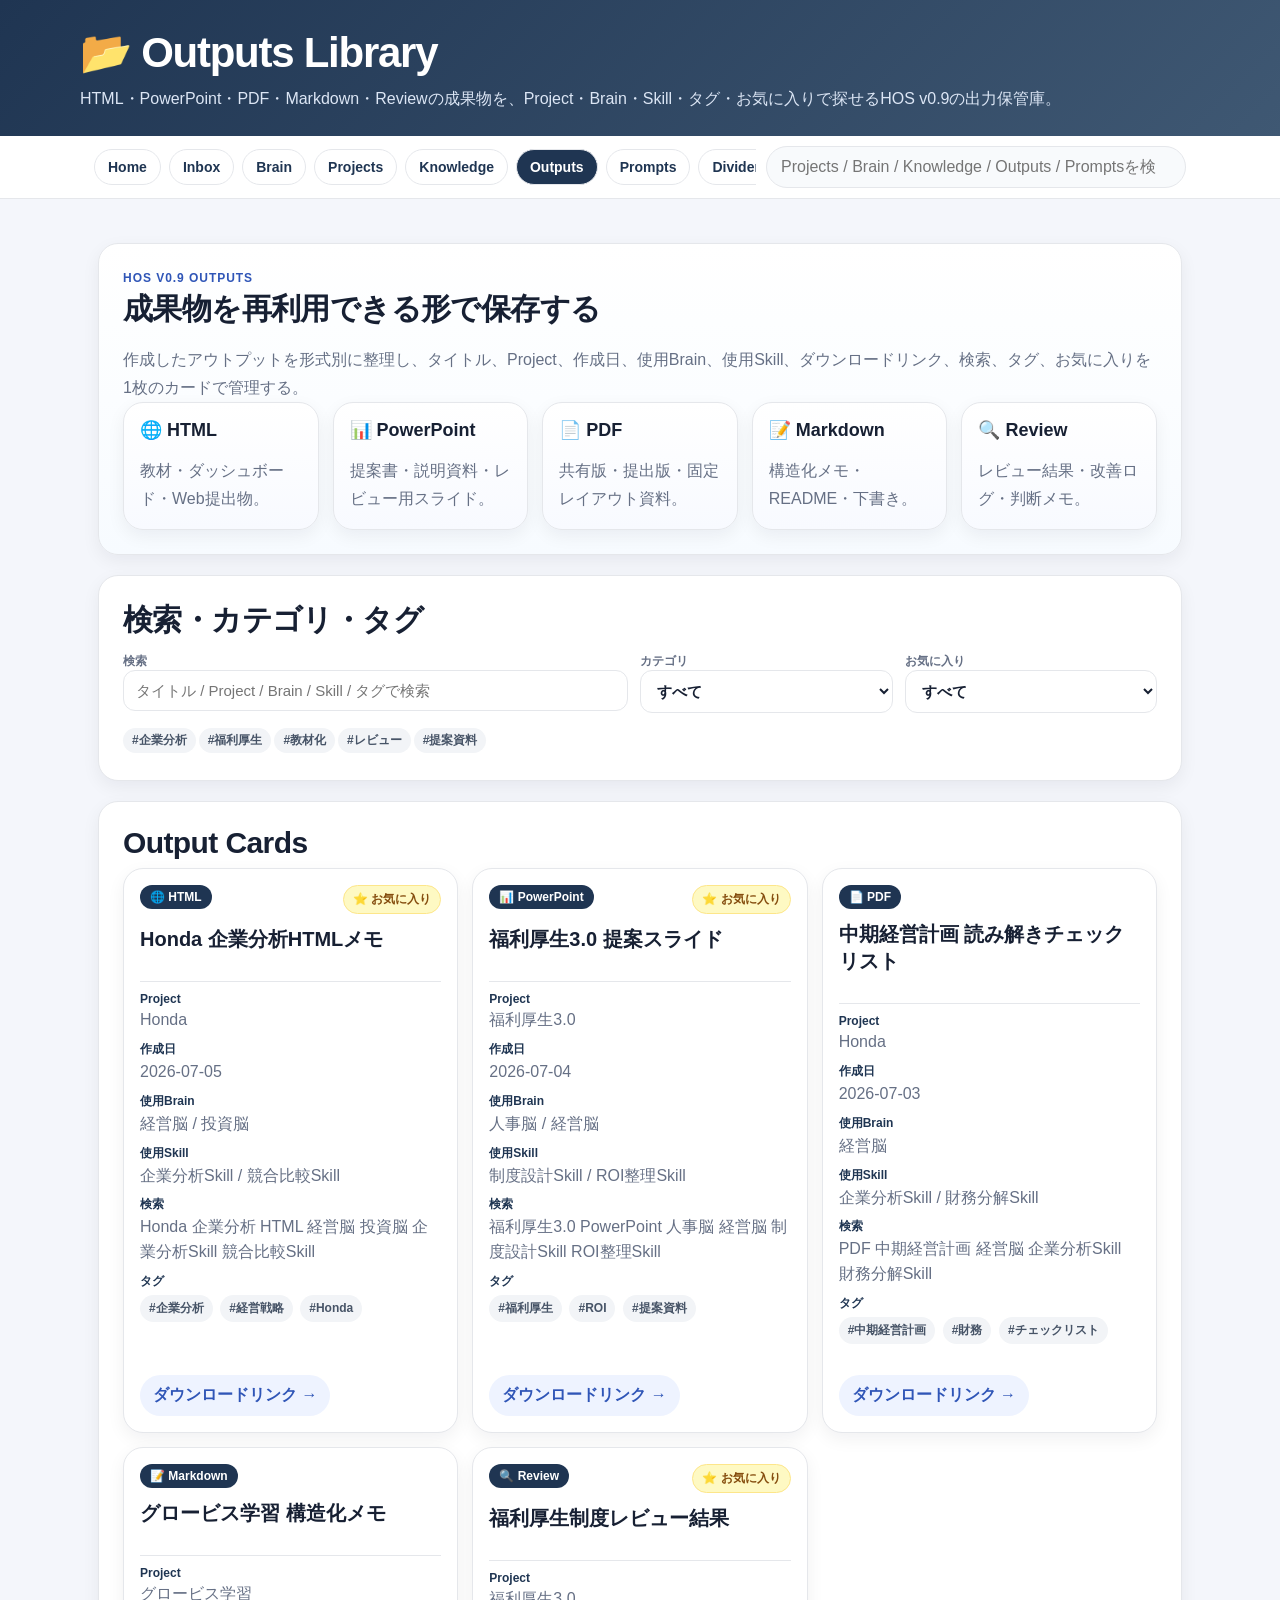
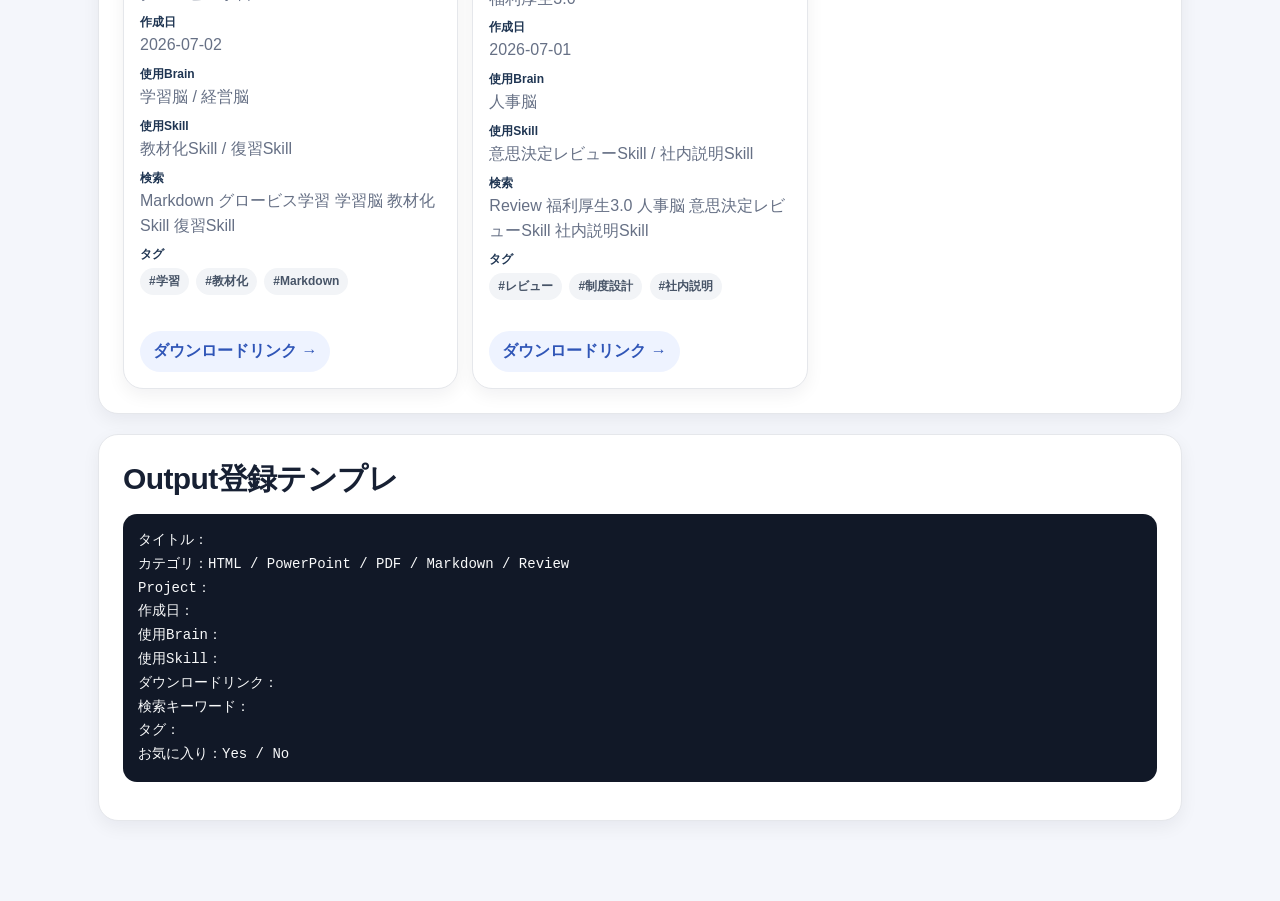
<file: outputs.html>
<!DOCTYPE html><html lang="ja"><head><meta charset="UTF-8"><meta name="viewport" content="width=device-width,initial-scale=1.0"><title>HOS v0.9 | Outputs</title><link rel="stylesheet" href="style.css"></head><body>
<header><div class="header-inner"><h1>📂 Outputs Library</h1><p>HTML・PowerPoint・PDF・Markdown・Reviewの成果物を、Project・Brain・Skill・タグ・お気に入りで探せるHOS v0.9の出力保管庫。</p></div></header><nav><div class="nav-inner"><div class="nav-links"><a href="index.html">Home</a><a href="inbox.html">Inbox</a><a href="brain.html">Brain</a><a href="projects.html">Projects</a><a href="knowledge.html">Knowledge</a><a class="active" href="outputs.html">Outputs</a><a href="prompts.html">Prompts</a><a href="dividend.html">Dividend Empire</a><a href="investment.html">Investment Commander</a><a href="ai-company.html">AI Company</a></div><div class="global-search" role="search"><label class="sr-only" for="globalSearch">HOS全体を検索</label><input id="globalSearch" type="search" placeholder="Projects / Brain / Knowledge / Outputs / Promptsを検索" autocomplete="off"><div id="searchResults" class="search-results" aria-live="polite"></div></div></div></nav>
<main>
<section class="dashboard outputs-hero" id="outputs-library"><div class="section-head"><p class="eyebrow">HOS v0.9 Outputs</p><h2>成果物を再利用できる形で保存する</h2><p>作成したアウトプットを形式別に整理し、タイトル、Project、作成日、使用Brain、使用Skill、ダウンロードリンク、検索、タグ、お気に入りを1枚のカードで管理する。</p></div><div class="dashboard-grid output-stats"><div class="dash-card"><h3>🌐 HTML</h3><p>教材・ダッシュボード・Web提出物。</p></div><div class="dash-card"><h3>📊 PowerPoint</h3><p>提案書・説明資料・レビュー用スライド。</p></div><div class="dash-card"><h3>📄 PDF</h3><p>共有版・提出版・固定レイアウト資料。</p></div><div class="dash-card"><h3>📝 Markdown</h3><p>構造化メモ・README・下書き。</p></div><div class="dash-card"><h3>🔍 Review</h3><p>レビュー結果・改善ログ・判断メモ。</p></div></div></section>

<section class="section" id="output-controls"><h2>検索・カテゴリ・タグ</h2><div class="output-toolbar"><div><label class="field-label" for="outputSearch">検索</label><input id="outputSearch" class="filter-input" type="search" placeholder="タイトル / Project / Brain / Skill / タグで検索" autocomplete="off"></div><div><label class="field-label" for="outputCategory">カテゴリ</label><select id="outputCategory" class="selectbox"><option value="all">すべて</option><option>HTML</option><option>PowerPoint</option><option>PDF</option><option>Markdown</option><option>Review</option></select></div><div><label class="field-label" for="outputFavorite">お気に入り</label><select id="outputFavorite" class="selectbox"><option value="all">すべて</option><option value="favorite">お気に入りのみ</option></select></div></div><div class="tag-cloud" aria-label="Output tags"><span class="badge tag">#企業分析</span><span class="badge tag">#福利厚生</span><span class="badge tag">#教材化</span><span class="badge tag">#レビュー</span><span class="badge tag">#提案資料</span></div></section>

<section class="section" id="output-list-section"><h2>Output Cards</h2><div id="outputList" class="grid outputs-grid" aria-live="polite"></div></section>

<section class="section" id="output-template"><h2>Output登録テンプレ</h2><pre>タイトル：
カテゴリ：HTML / PowerPoint / PDF / Markdown / Review
Project：
作成日：
使用Brain：
使用Skill：
ダウンロードリンク：
検索キーワード：
タグ：
お気に入り：Yes / No</pre></section>
</main><script src="script.js"></script></body></html>
</file>
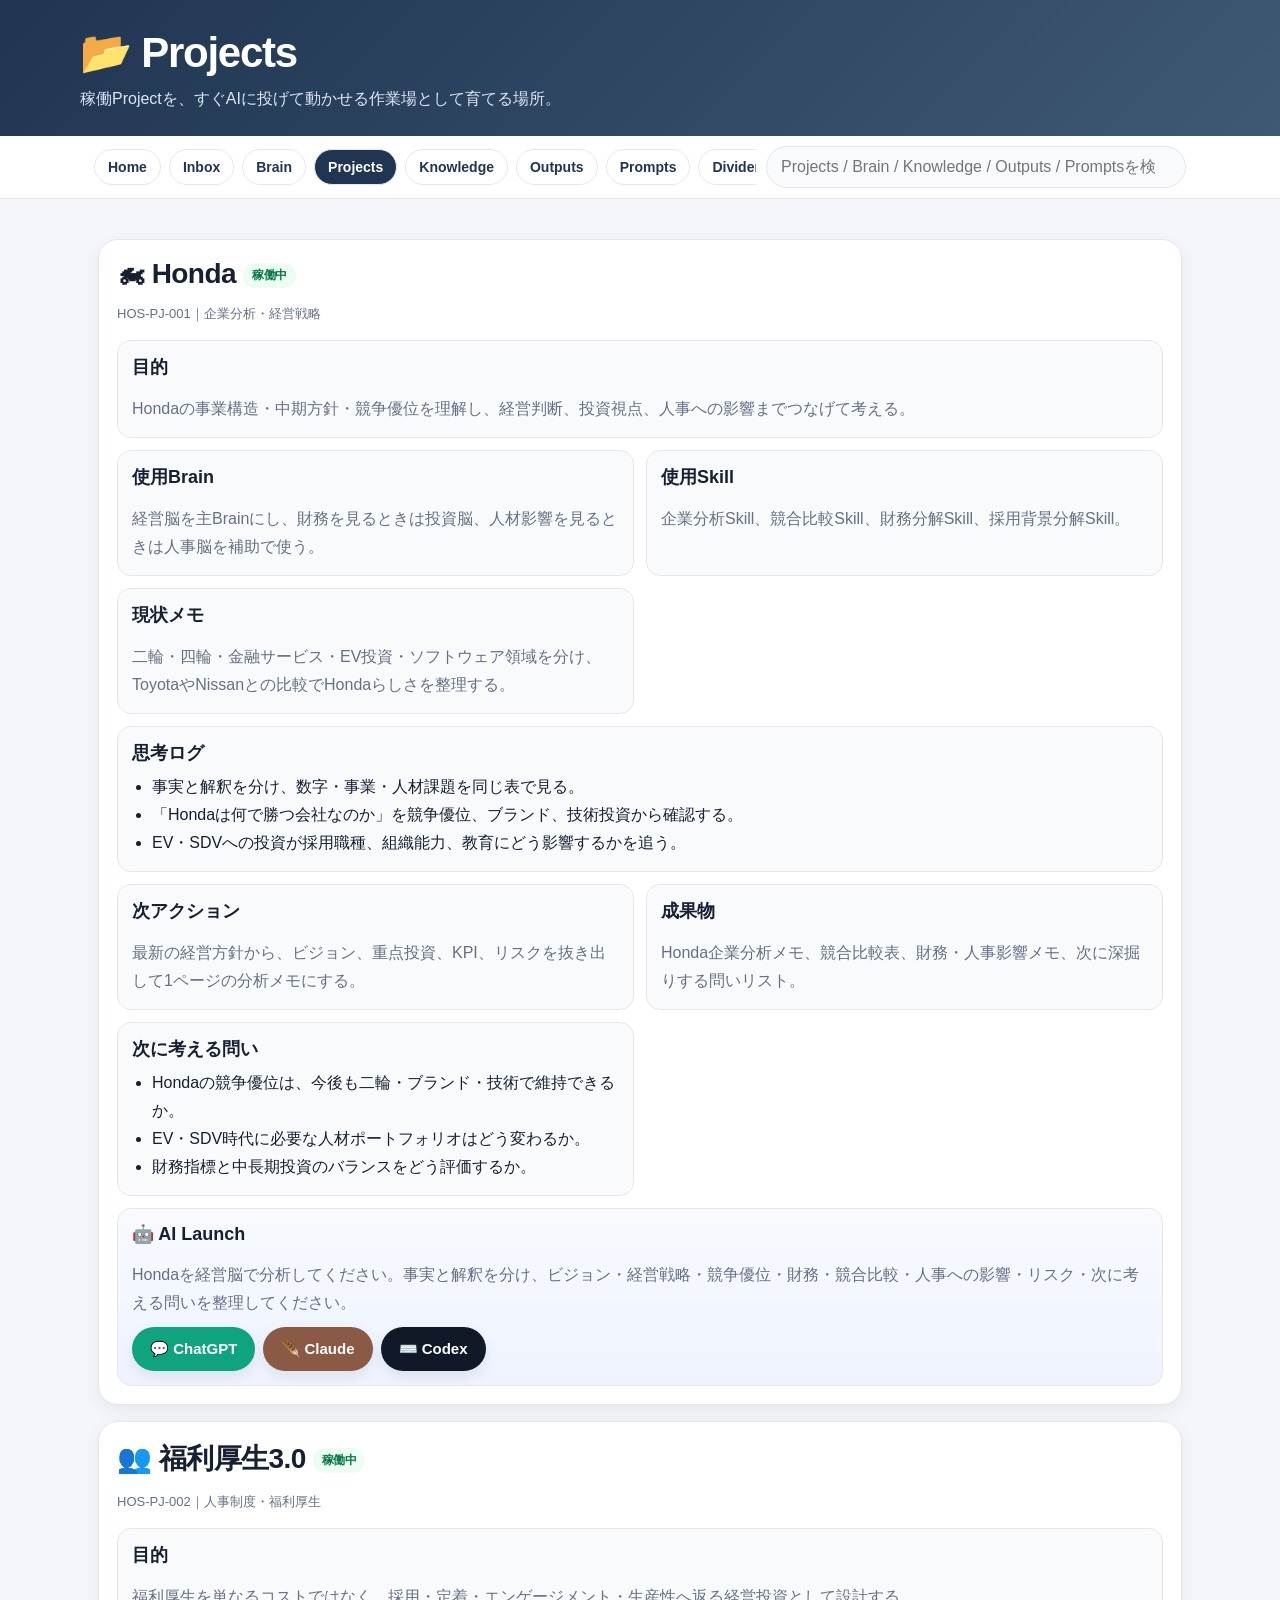
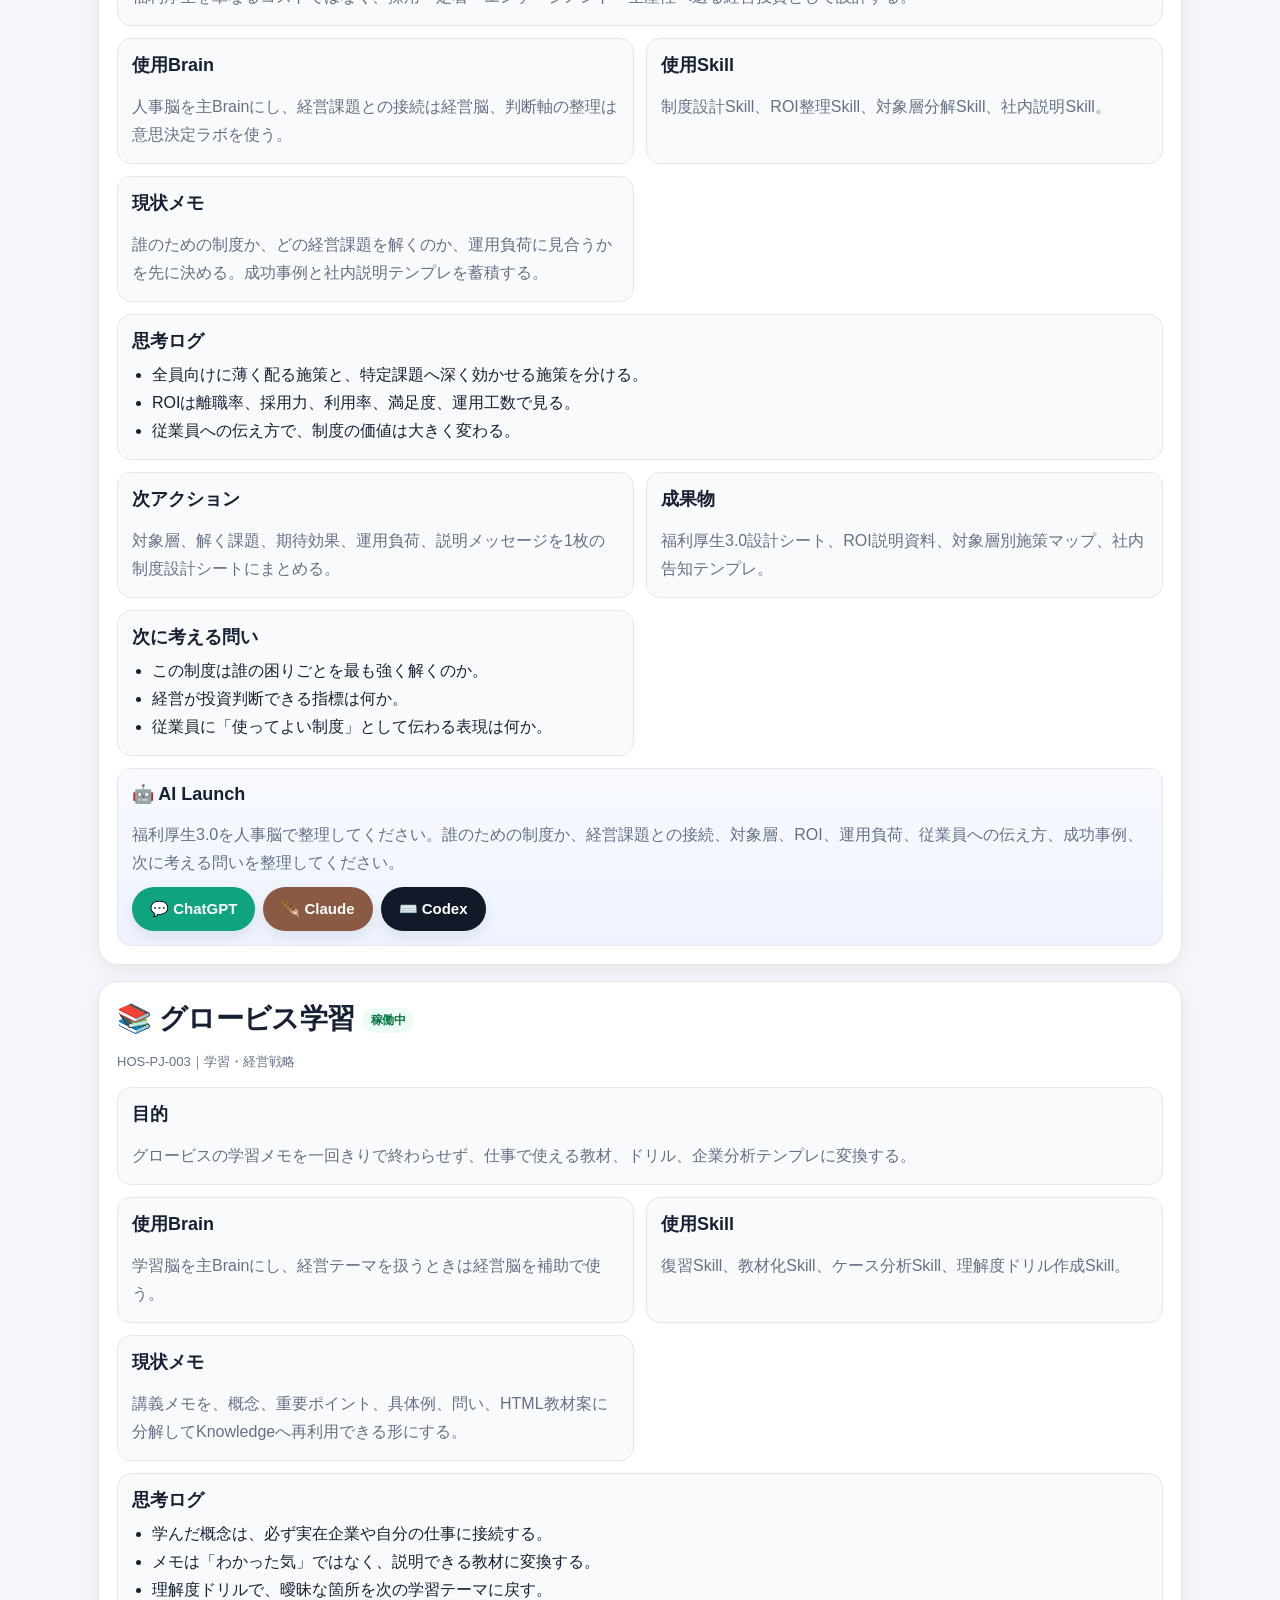
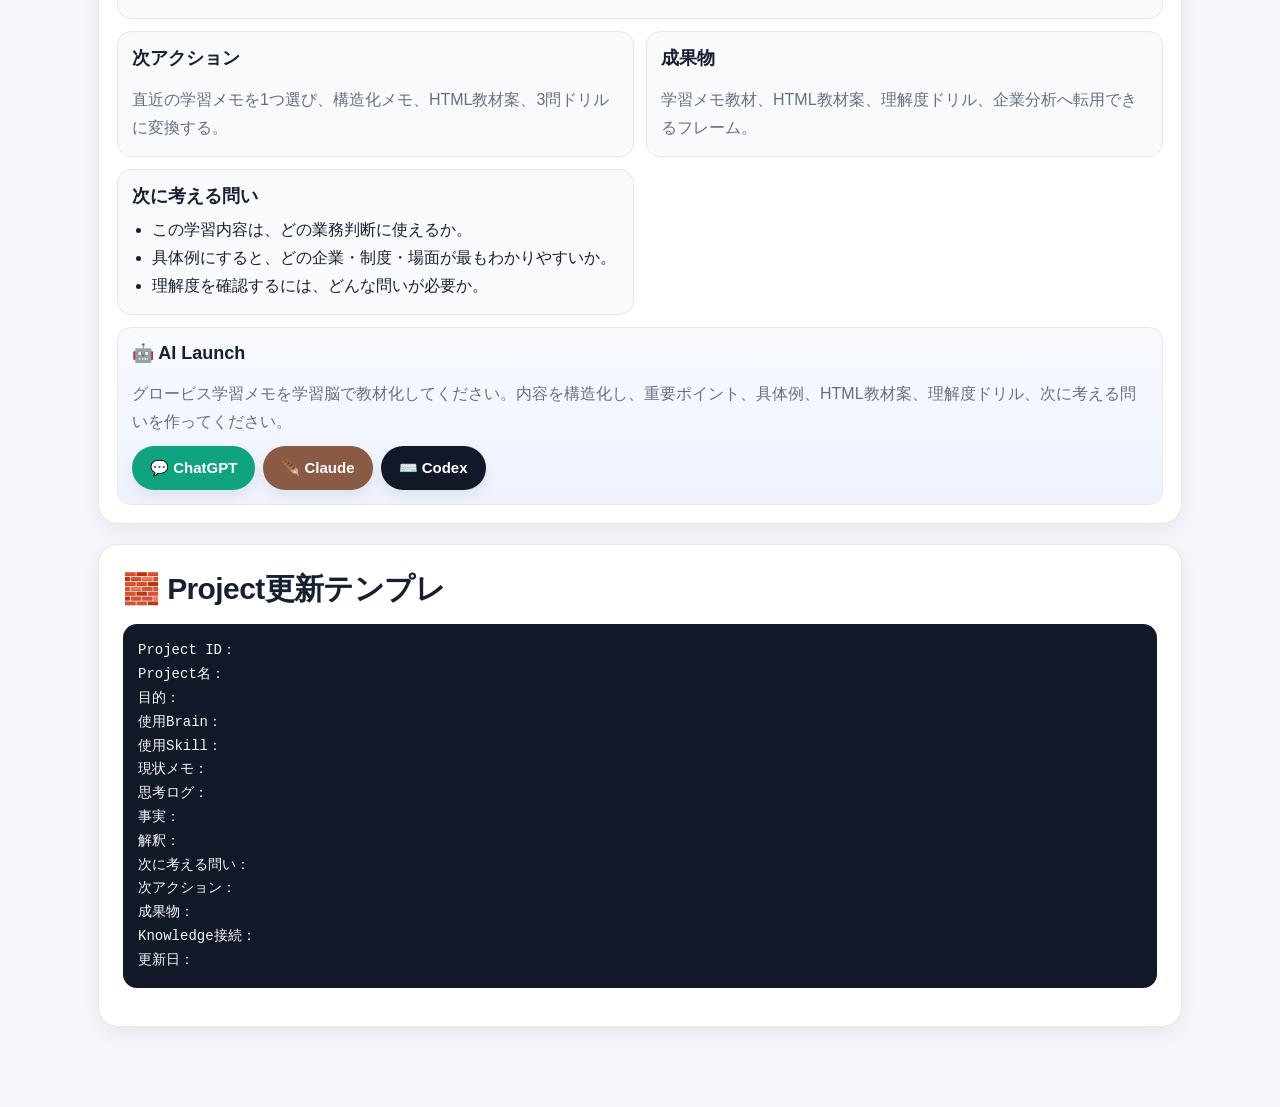
<file: projects.html>
<!DOCTYPE html><html lang="ja"><head><meta charset="UTF-8"><meta name="viewport" content="width=device-width,initial-scale=1.0"><title>HOS v0.9 | Projects</title><link rel="stylesheet" href="style.css"></head><body>
<header><div class="header-inner"><h1>📂 Projects</h1><p>稼働Projectを、すぐAIに投げて動かせる作業場として育てる場所。</p></div></header><nav><div class="nav-inner"><div class="nav-links"><a href="index.html">Home</a><a href="inbox.html">Inbox</a><a href="brain.html">Brain</a><a class="active" href="projects.html">Projects</a><a href="knowledge.html">Knowledge</a><a href="outputs.html">Outputs</a><a href="prompts.html">Prompts</a><a href="dividend.html">Dividend Empire</a><a href="investment.html">Investment Commander</a><a href="ai-company.html">AI Company</a></div><div class="global-search" role="search"><label class="sr-only" for="globalSearch">HOS全体を検索</label><input id="globalSearch" type="search" placeholder="Projects / Brain / Knowledge / Outputs / Promptsを検索" autocomplete="off"><div id="searchResults" class="search-results" aria-live="polite"></div></div></div></nav>
<main>
<section class="project" id="honda"><h2>🏍 Honda <span class="status">稼働中</span></h2><p class="small">HOS-PJ-001｜企業分析・経営戦略</p><div class="project-detail"><div><h3>目的</h3><p>Hondaの事業構造・中期方針・競争優位を理解し、経営判断、投資視点、人事への影響までつなげて考える。</p></div><div><h3>使用Brain</h3><p>経営脳を主Brainにし、財務を見るときは投資脳、人材影響を見るときは人事脳を補助で使う。</p></div><div><h3>使用Skill</h3><p>企業分析Skill、競合比較Skill、財務分解Skill、採用背景分解Skill。</p></div><div><h3>現状メモ</h3><p>二輪・四輪・金融サービス・EV投資・ソフトウェア領域を分け、ToyotaやNissanとの比較でHondaらしさを整理する。</p></div><div><h3>思考ログ</h3><ul><li>事実と解釈を分け、数字・事業・人材課題を同じ表で見る。</li><li>「Hondaは何で勝つ会社なのか」を競争優位、ブランド、技術投資から確認する。</li><li>EV・SDVへの投資が採用職種、組織能力、教育にどう影響するかを追う。</li></ul></div><div><h3>次アクション</h3><p>最新の経営方針から、ビジョン、重点投資、KPI、リスクを抜き出して1ページの分析メモにする。</p></div><div><h3>成果物</h3><p>Honda企業分析メモ、競合比較表、財務・人事影響メモ、次に深掘りする問いリスト。</p></div><div><h3>次に考える問い</h3><ul><li>Hondaの競争優位は、今後も二輪・ブランド・技術で維持できるか。</li><li>EV・SDV時代に必要な人材ポートフォリオはどう変わるか。</li><li>財務指標と中長期投資のバランスをどう評価するか。</li></ul></div><div class="ai-launcher"><h3>🤖 AI Launch</h3><p id="prompt-honda">Hondaを経営脳で分析してください。事実と解釈を分け、ビジョン・経営戦略・競争優位・財務・競合比較・人事への影響・リスク・次に考える問いを整理してください。</p><div class="ai-buttons" aria-label="Honda AI起動ボタン"><button class="ai-button chatgpt" onclick="copyPrompt('prompt-honda')">💬 ChatGPT</button><button class="ai-button claude" onclick="copyPrompt('prompt-honda')">🪶 Claude</button><button class="ai-button codex" onclick="copyPrompt('prompt-honda')">⌨️ Codex</button></div></div></div></section>
<section class="project" id="benefits"><h2>👥 福利厚生3.0 <span class="status">稼働中</span></h2><p class="small">HOS-PJ-002｜人事制度・福利厚生</p><div class="project-detail"><div><h3>目的</h3><p>福利厚生を単なるコストではなく、採用・定着・エンゲージメント・生産性へ返る経営投資として設計する。</p></div><div><h3>使用Brain</h3><p>人事脳を主Brainにし、経営課題との接続は経営脳、判断軸の整理は意思決定ラボを使う。</p></div><div><h3>使用Skill</h3><p>制度設計Skill、ROI整理Skill、対象層分解Skill、社内説明Skill。</p></div><div><h3>現状メモ</h3><p>誰のための制度か、どの経営課題を解くのか、運用負荷に見合うかを先に決める。成功事例と社内説明テンプレを蓄積する。</p></div><div><h3>思考ログ</h3><ul><li>全員向けに薄く配る施策と、特定課題へ深く効かせる施策を分ける。</li><li>ROIは離職率、採用力、利用率、満足度、運用工数で見る。</li><li>従業員への伝え方で、制度の価値は大きく変わる。</li></ul></div><div><h3>次アクション</h3><p>対象層、解く課題、期待効果、運用負荷、説明メッセージを1枚の制度設計シートにまとめる。</p></div><div><h3>成果物</h3><p>福利厚生3.0設計シート、ROI説明資料、対象層別施策マップ、社内告知テンプレ。</p></div><div><h3>次に考える問い</h3><ul><li>この制度は誰の困りごとを最も強く解くのか。</li><li>経営が投資判断できる指標は何か。</li><li>従業員に「使ってよい制度」として伝わる表現は何か。</li></ul></div><div class="ai-launcher"><h3>🤖 AI Launch</h3><p id="prompt-benefits">福利厚生3.0を人事脳で整理してください。誰のための制度か、経営課題との接続、対象層、ROI、運用負荷、従業員への伝え方、成功事例、次に考える問いを整理してください。</p><div class="ai-buttons" aria-label="福利厚生3.0 AI起動ボタン"><button class="ai-button chatgpt" onclick="copyPrompt('prompt-benefits')">💬 ChatGPT</button><button class="ai-button claude" onclick="copyPrompt('prompt-benefits')">🪶 Claude</button><button class="ai-button codex" onclick="copyPrompt('prompt-benefits')">⌨️ Codex</button></div></div></div></section>
<section class="project" id="globis"><h2>📚 グロービス学習 <span class="status">稼働中</span></h2><p class="small">HOS-PJ-003｜学習・経営戦略</p><div class="project-detail"><div><h3>目的</h3><p>グロービスの学習メモを一回きりで終わらせず、仕事で使える教材、ドリル、企業分析テンプレに変換する。</p></div><div><h3>使用Brain</h3><p>学習脳を主Brainにし、経営テーマを扱うときは経営脳を補助で使う。</p></div><div><h3>使用Skill</h3><p>復習Skill、教材化Skill、ケース分析Skill、理解度ドリル作成Skill。</p></div><div><h3>現状メモ</h3><p>講義メモを、概念、重要ポイント、具体例、問い、HTML教材案に分解してKnowledgeへ再利用できる形にする。</p></div><div><h3>思考ログ</h3><ul><li>学んだ概念は、必ず実在企業や自分の仕事に接続する。</li><li>メモは「わかった気」ではなく、説明できる教材に変換する。</li><li>理解度ドリルで、曖昧な箇所を次の学習テーマに戻す。</li></ul></div><div><h3>次アクション</h3><p>直近の学習メモを1つ選び、構造化メモ、HTML教材案、3問ドリルに変換する。</p></div><div><h3>成果物</h3><p>学習メモ教材、HTML教材案、理解度ドリル、企業分析へ転用できるフレーム。</p></div><div><h3>次に考える問い</h3><ul><li>この学習内容は、どの業務判断に使えるか。</li><li>具体例にすると、どの企業・制度・場面が最もわかりやすいか。</li><li>理解度を確認するには、どんな問いが必要か。</li></ul></div><div class="ai-launcher"><h3>🤖 AI Launch</h3><p id="prompt-globis">グロービス学習メモを学習脳で教材化してください。内容を構造化し、重要ポイント、具体例、HTML教材案、理解度ドリル、次に考える問いを作ってください。</p><div class="ai-buttons" aria-label="グロービス学習 AI起動ボタン"><button class="ai-button chatgpt" onclick="copyPrompt('prompt-globis')">💬 ChatGPT</button><button class="ai-button claude" onclick="copyPrompt('prompt-globis')">🪶 Claude</button><button class="ai-button codex" onclick="copyPrompt('prompt-globis')">⌨️ Codex</button></div></div></div></section>
<section class="section"><h2>🧱 Project更新テンプレ</h2><pre>Project ID：
Project名：
目的：
使用Brain：
使用Skill：
現状メモ：
思考ログ：
事実：
解釈：
次に考える問い：
次アクション：
成果物：
Knowledge接続：
更新日：</pre></section></main><script src="script.js"></script></body></html>
</file>
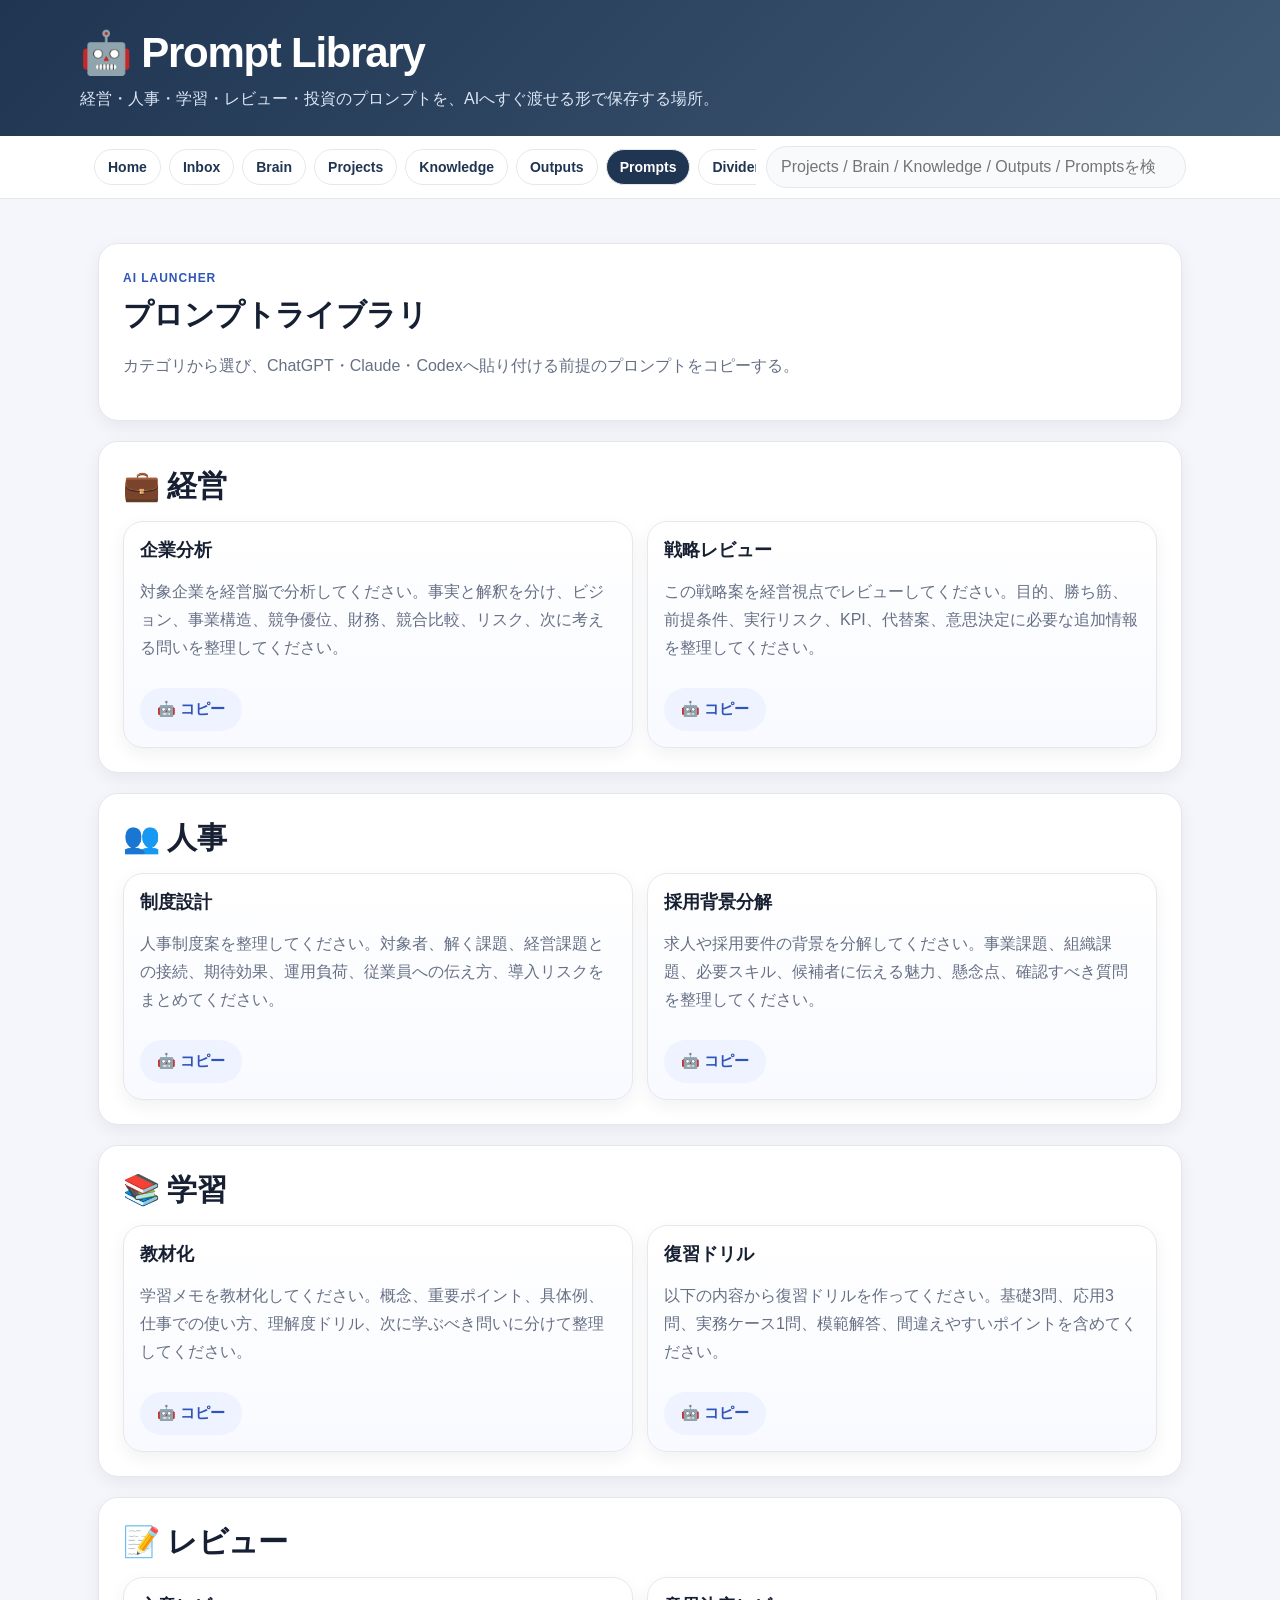
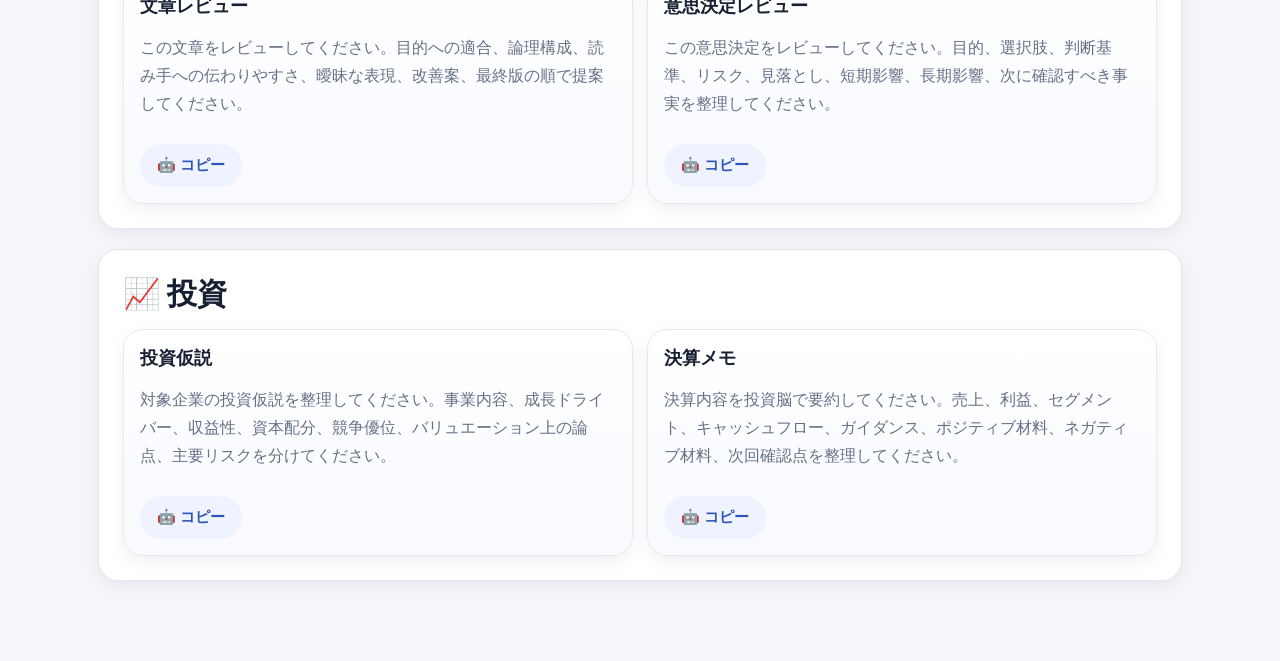
<file: prompts.html>
<!DOCTYPE html><html lang="ja"><head><meta charset="UTF-8"><meta name="viewport" content="width=device-width,initial-scale=1.0"><title>HOS v0.9 | Prompt Library</title><link rel="stylesheet" href="style.css"></head><body>
<header><div class="header-inner"><h1>🤖 Prompt Library</h1><p>経営・人事・学習・レビュー・投資のプロンプトを、AIへすぐ渡せる形で保存する場所。</p></div></header><nav><div class="nav-inner"><div class="nav-links"><a href="index.html">Home</a><a href="inbox.html">Inbox</a><a href="brain.html">Brain</a><a href="projects.html">Projects</a><a href="knowledge.html">Knowledge</a><a href="outputs.html">Outputs</a><a class="active" href="prompts.html">Prompts</a><a href="dividend.html">Dividend Empire</a><a href="investment.html">Investment Commander</a><a href="ai-company.html">AI Company</a></div><div class="global-search" role="search"><label class="sr-only" for="globalSearch">HOS全体を検索</label><input id="globalSearch" type="search" placeholder="Projects / Brain / Knowledge / Outputs / Promptsを検索" autocomplete="off"><div id="searchResults" class="search-results" aria-live="polite"></div></div></div></nav>
<main>
<section class="hero" id="prompt-library"><p class="eyebrow">AI Launcher</p><h2>プロンプトライブラリ</h2><p>カテゴリから選び、ChatGPT・Claude・Codexへ貼り付ける前提のプロンプトをコピーする。</p></section>
<section class="section prompt-category" id="management"><h2>💼 経営</h2><div class="grid"><div class="panel"><h3>企業分析</h3><p id="prompt-management-company">対象企業を経営脳で分析してください。事実と解釈を分け、ビジョン、事業構造、競争優位、財務、競合比較、リスク、次に考える問いを整理してください。</p><button class="copy" onclick="copyPrompt('prompt-management-company')">🤖 コピー</button></div><div class="panel"><h3>戦略レビュー</h3><p id="prompt-management-strategy">この戦略案を経営視点でレビューしてください。目的、勝ち筋、前提条件、実行リスク、KPI、代替案、意思決定に必要な追加情報を整理してください。</p><button class="copy" onclick="copyPrompt('prompt-management-strategy')">🤖 コピー</button></div></div></section>
<section class="section prompt-category" id="hr"><h2>👥 人事</h2><div class="grid"><div class="panel"><h3>制度設計</h3><p id="prompt-hr-system">人事制度案を整理してください。対象者、解く課題、経営課題との接続、期待効果、運用負荷、従業員への伝え方、導入リスクをまとめてください。</p><button class="copy" onclick="copyPrompt('prompt-hr-system')">🤖 コピー</button></div><div class="panel"><h3>採用背景分解</h3><p id="prompt-hr-hiring">求人や採用要件の背景を分解してください。事業課題、組織課題、必要スキル、候補者に伝える魅力、懸念点、確認すべき質問を整理してください。</p><button class="copy" onclick="copyPrompt('prompt-hr-hiring')">🤖 コピー</button></div></div></section>
<section class="section prompt-category" id="learning"><h2>📚 学習</h2><div class="grid"><div class="panel"><h3>教材化</h3><p id="prompt-learning-material">学習メモを教材化してください。概念、重要ポイント、具体例、仕事での使い方、理解度ドリル、次に学ぶべき問いに分けて整理してください。</p><button class="copy" onclick="copyPrompt('prompt-learning-material')">🤖 コピー</button></div><div class="panel"><h3>復習ドリル</h3><p id="prompt-learning-drill">以下の内容から復習ドリルを作ってください。基礎3問、応用3問、実務ケース1問、模範解答、間違えやすいポイントを含めてください。</p><button class="copy" onclick="copyPrompt('prompt-learning-drill')">🤖 コピー</button></div></div></section>
<section class="section prompt-category" id="review"><h2>📝 レビュー</h2><div class="grid"><div class="panel"><h3>文章レビュー</h3><p id="prompt-review-writing">この文章をレビューしてください。目的への適合、論理構成、読み手への伝わりやすさ、曖昧な表現、改善案、最終版の順で提案してください。</p><button class="copy" onclick="copyPrompt('prompt-review-writing')">🤖 コピー</button></div><div class="panel"><h3>意思決定レビュー</h3><p id="prompt-review-decision">この意思決定をレビューしてください。目的、選択肢、判断基準、リスク、見落とし、短期影響、長期影響、次に確認すべき事実を整理してください。</p><button class="copy" onclick="copyPrompt('prompt-review-decision')">🤖 コピー</button></div></div></section>
<section class="section prompt-category" id="investment"><h2>📈 投資</h2><div class="grid"><div class="panel"><h3>投資仮説</h3><p id="prompt-investment-thesis">対象企業の投資仮説を整理してください。事業内容、成長ドライバー、収益性、資本配分、競争優位、バリュエーション上の論点、主要リスクを分けてください。</p><button class="copy" onclick="copyPrompt('prompt-investment-thesis')">🤖 コピー</button></div><div class="panel"><h3>決算メモ</h3><p id="prompt-investment-earnings">決算内容を投資脳で要約してください。売上、利益、セグメント、キャッシュフロー、ガイダンス、ポジティブ材料、ネガティブ材料、次回確認点を整理してください。</p><button class="copy" onclick="copyPrompt('prompt-investment-earnings')">🤖 コピー</button></div></div></section>
</main><script src="script.js"></script></body></html>
</file>
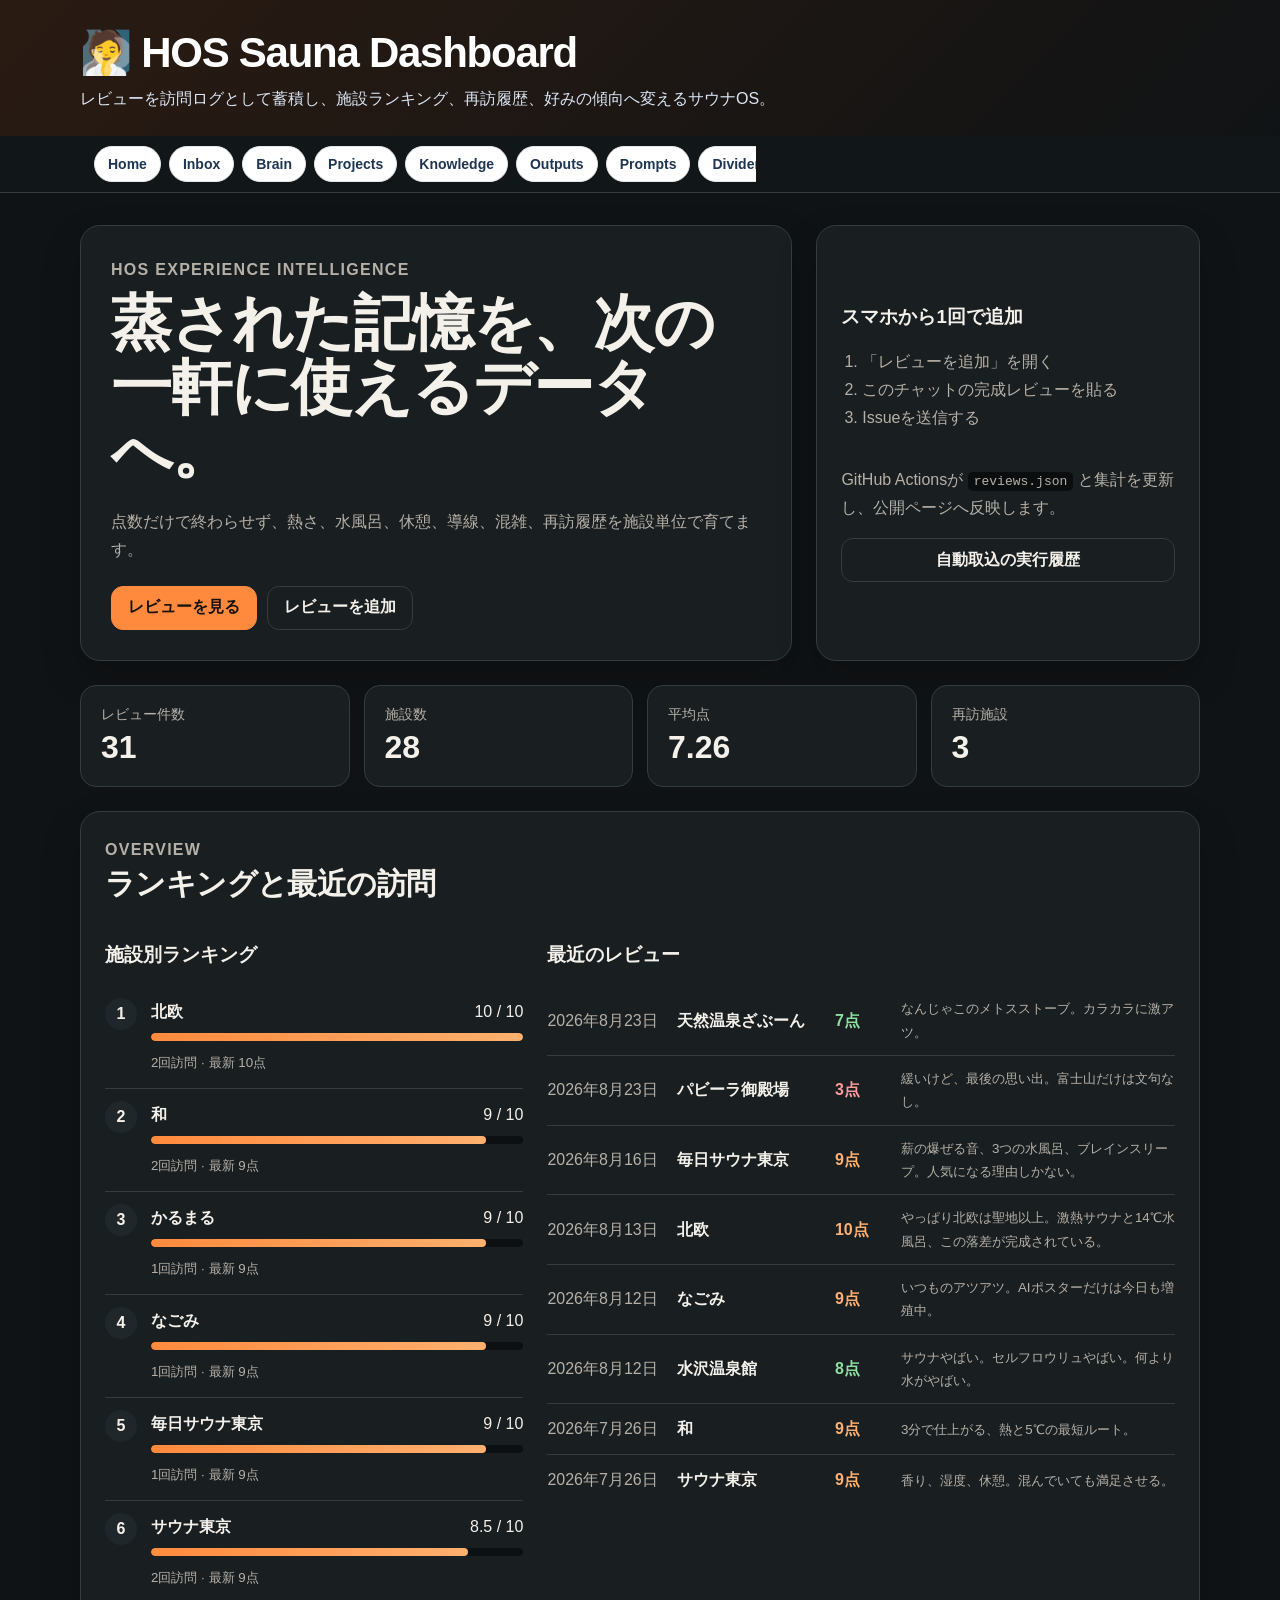
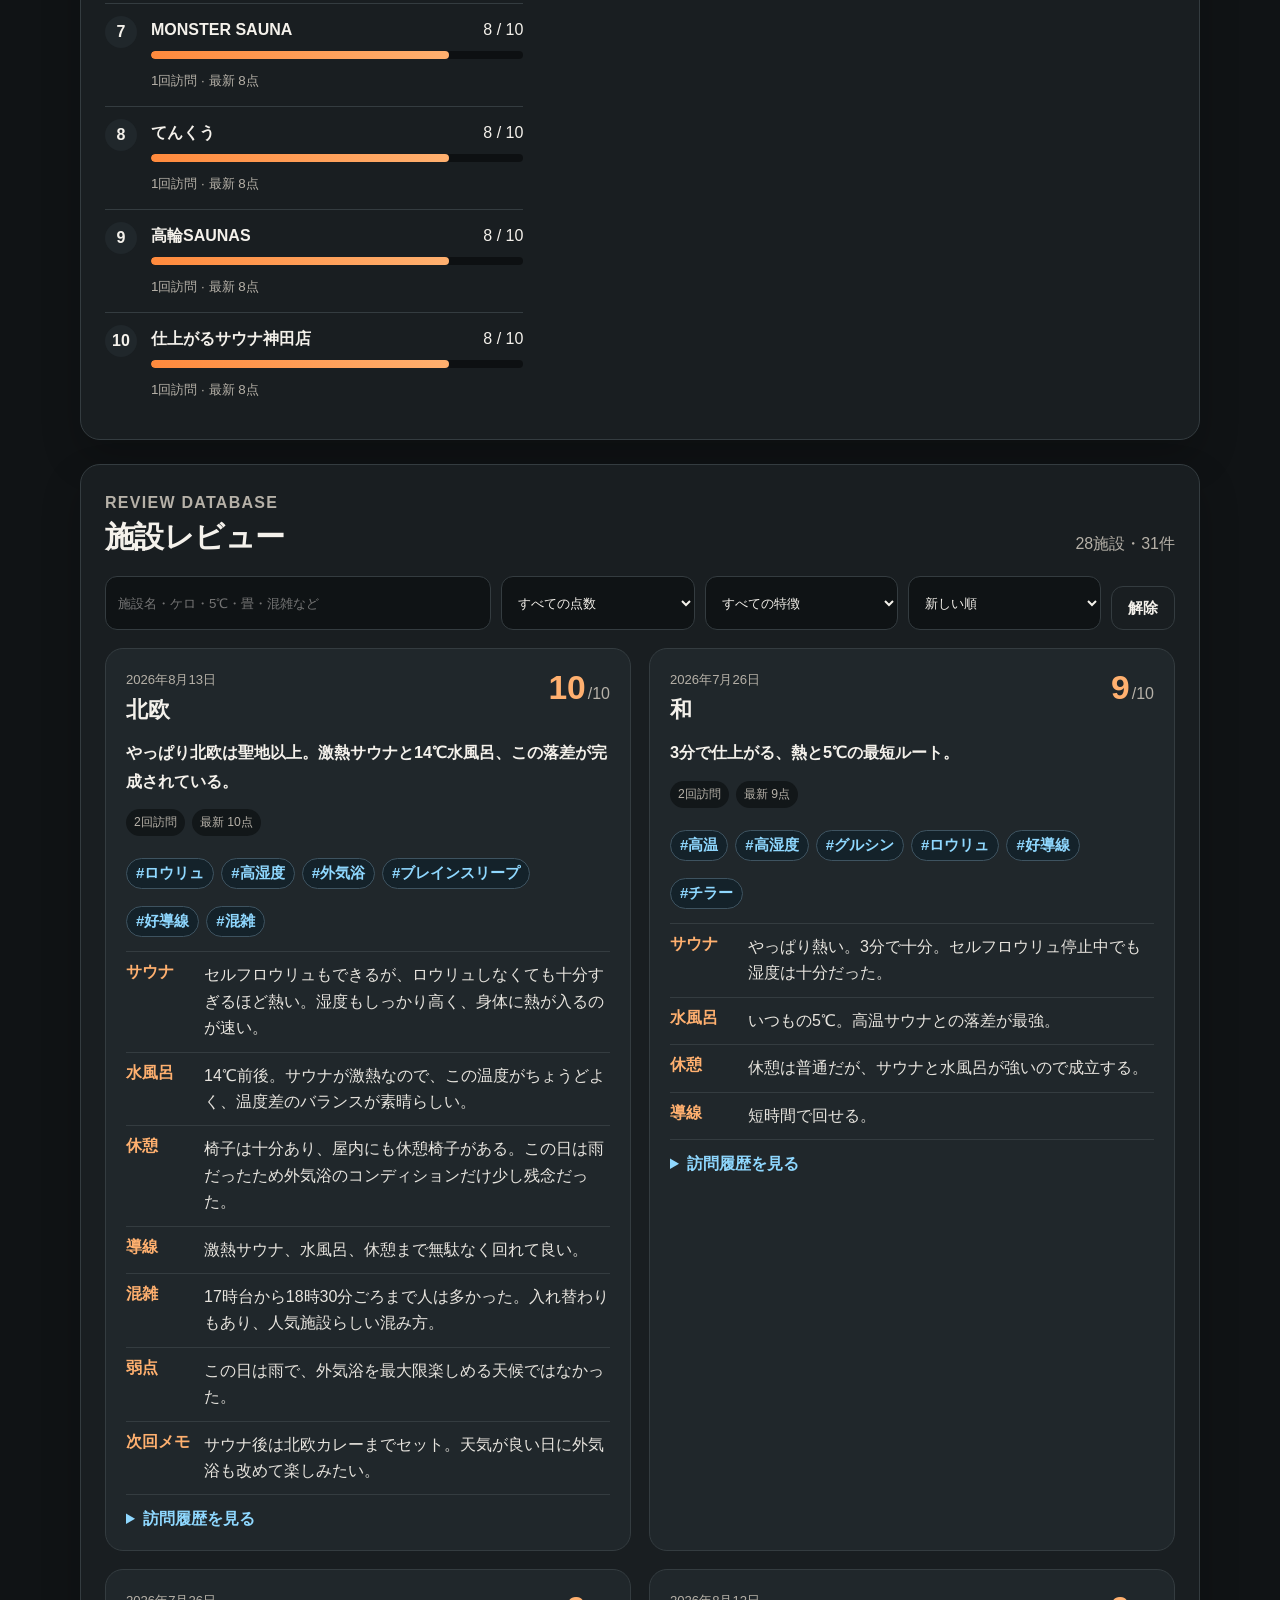
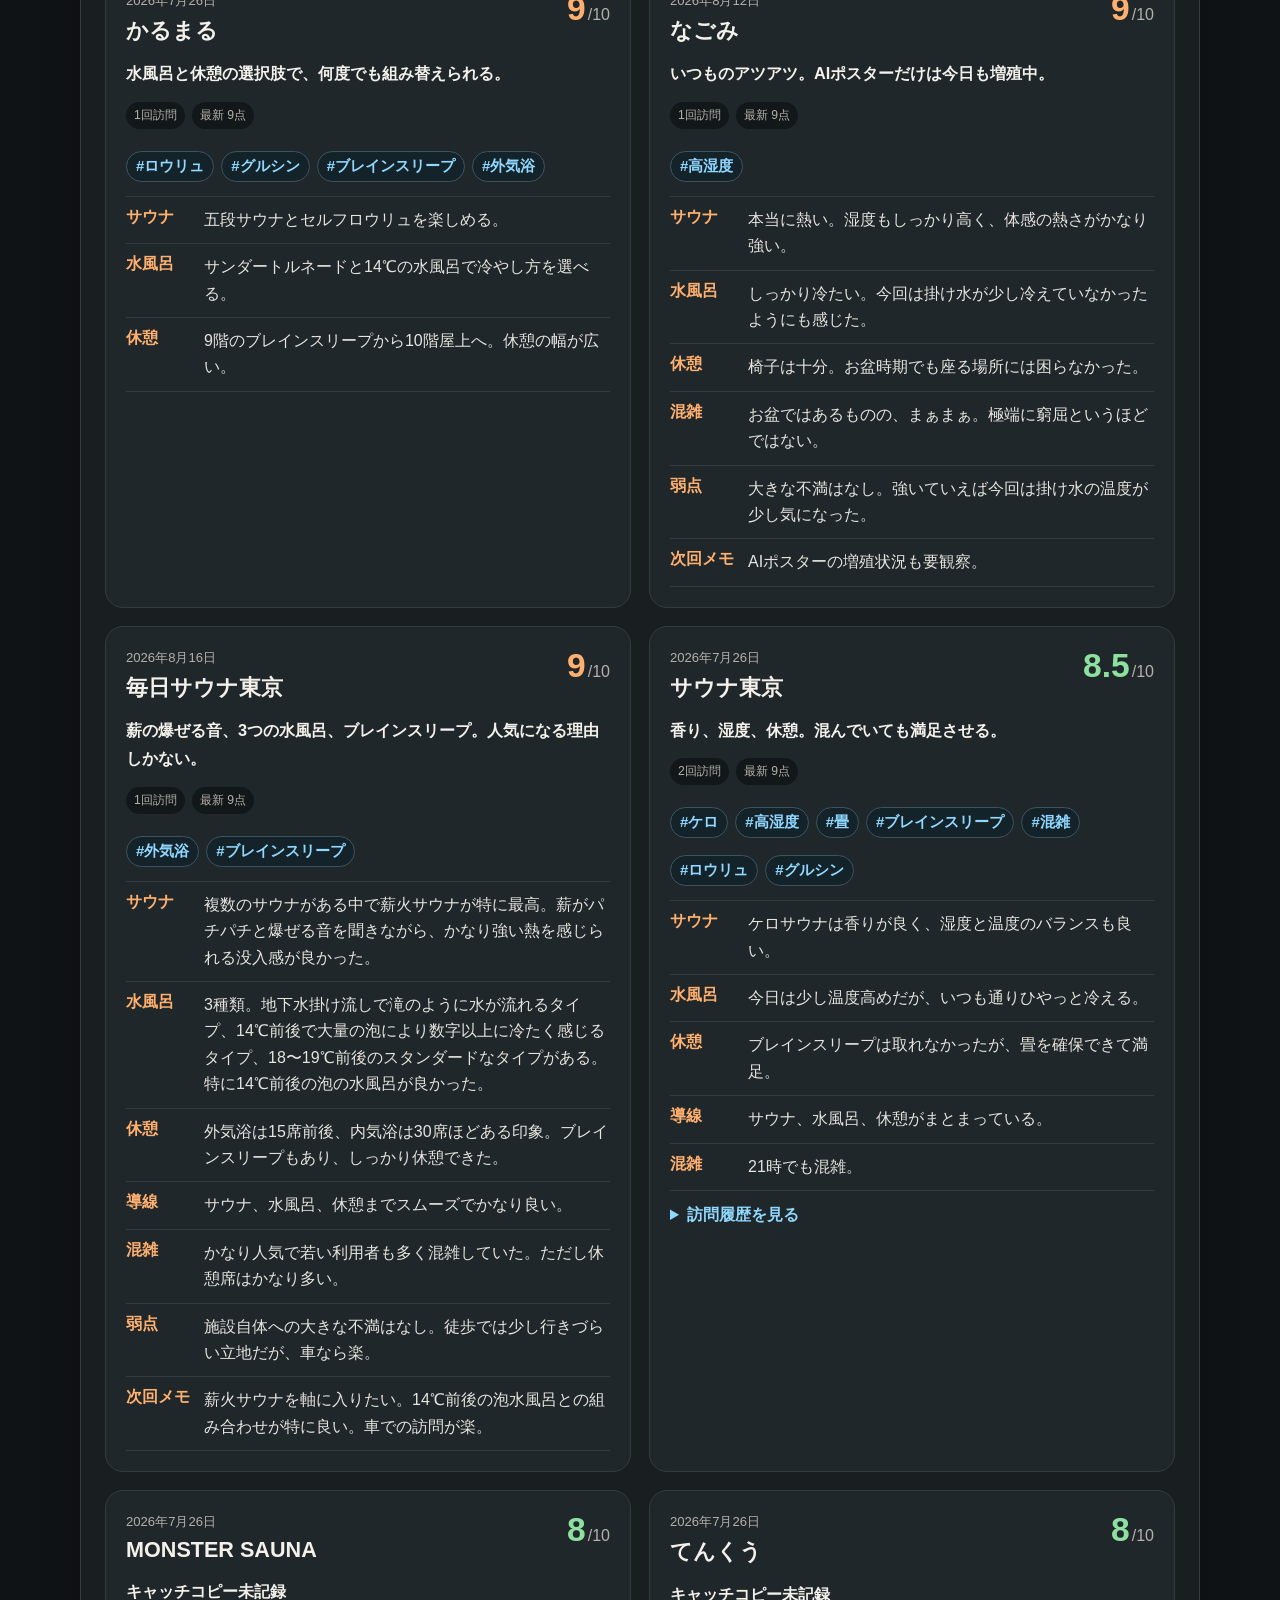
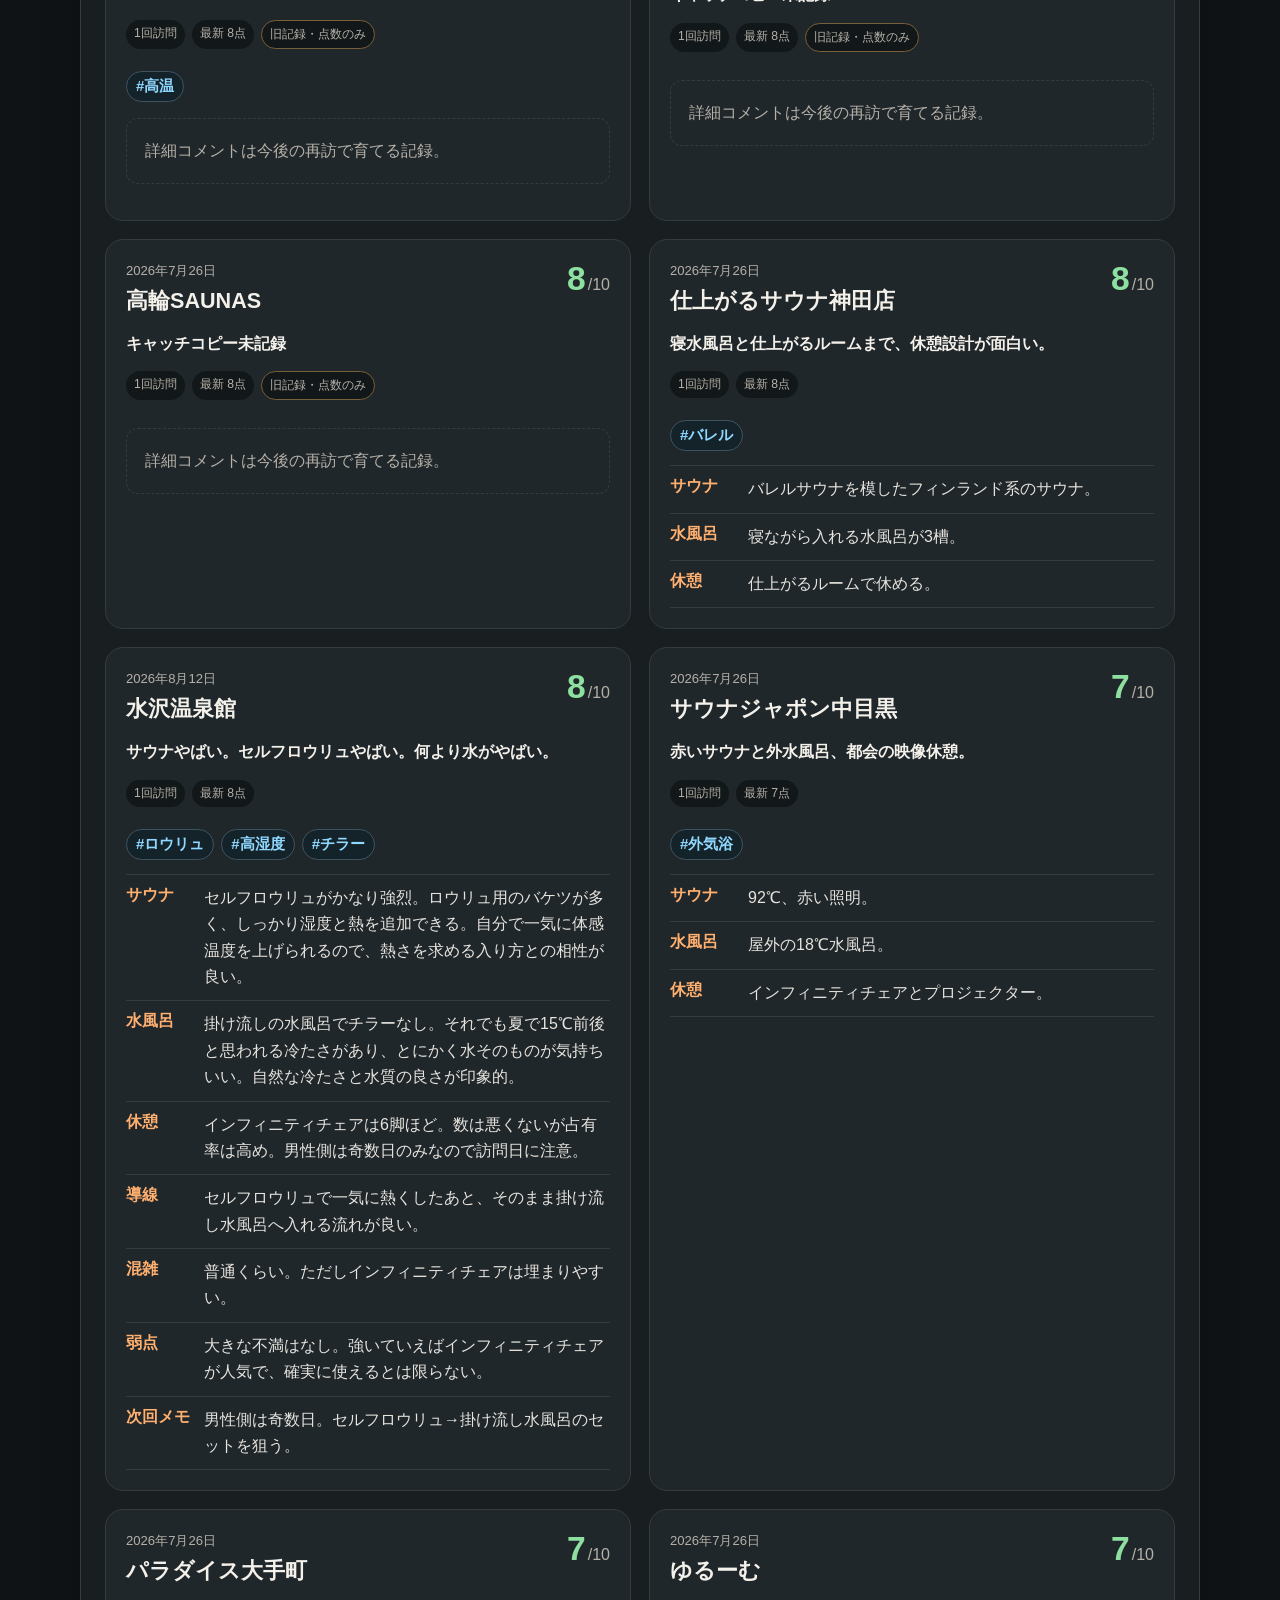
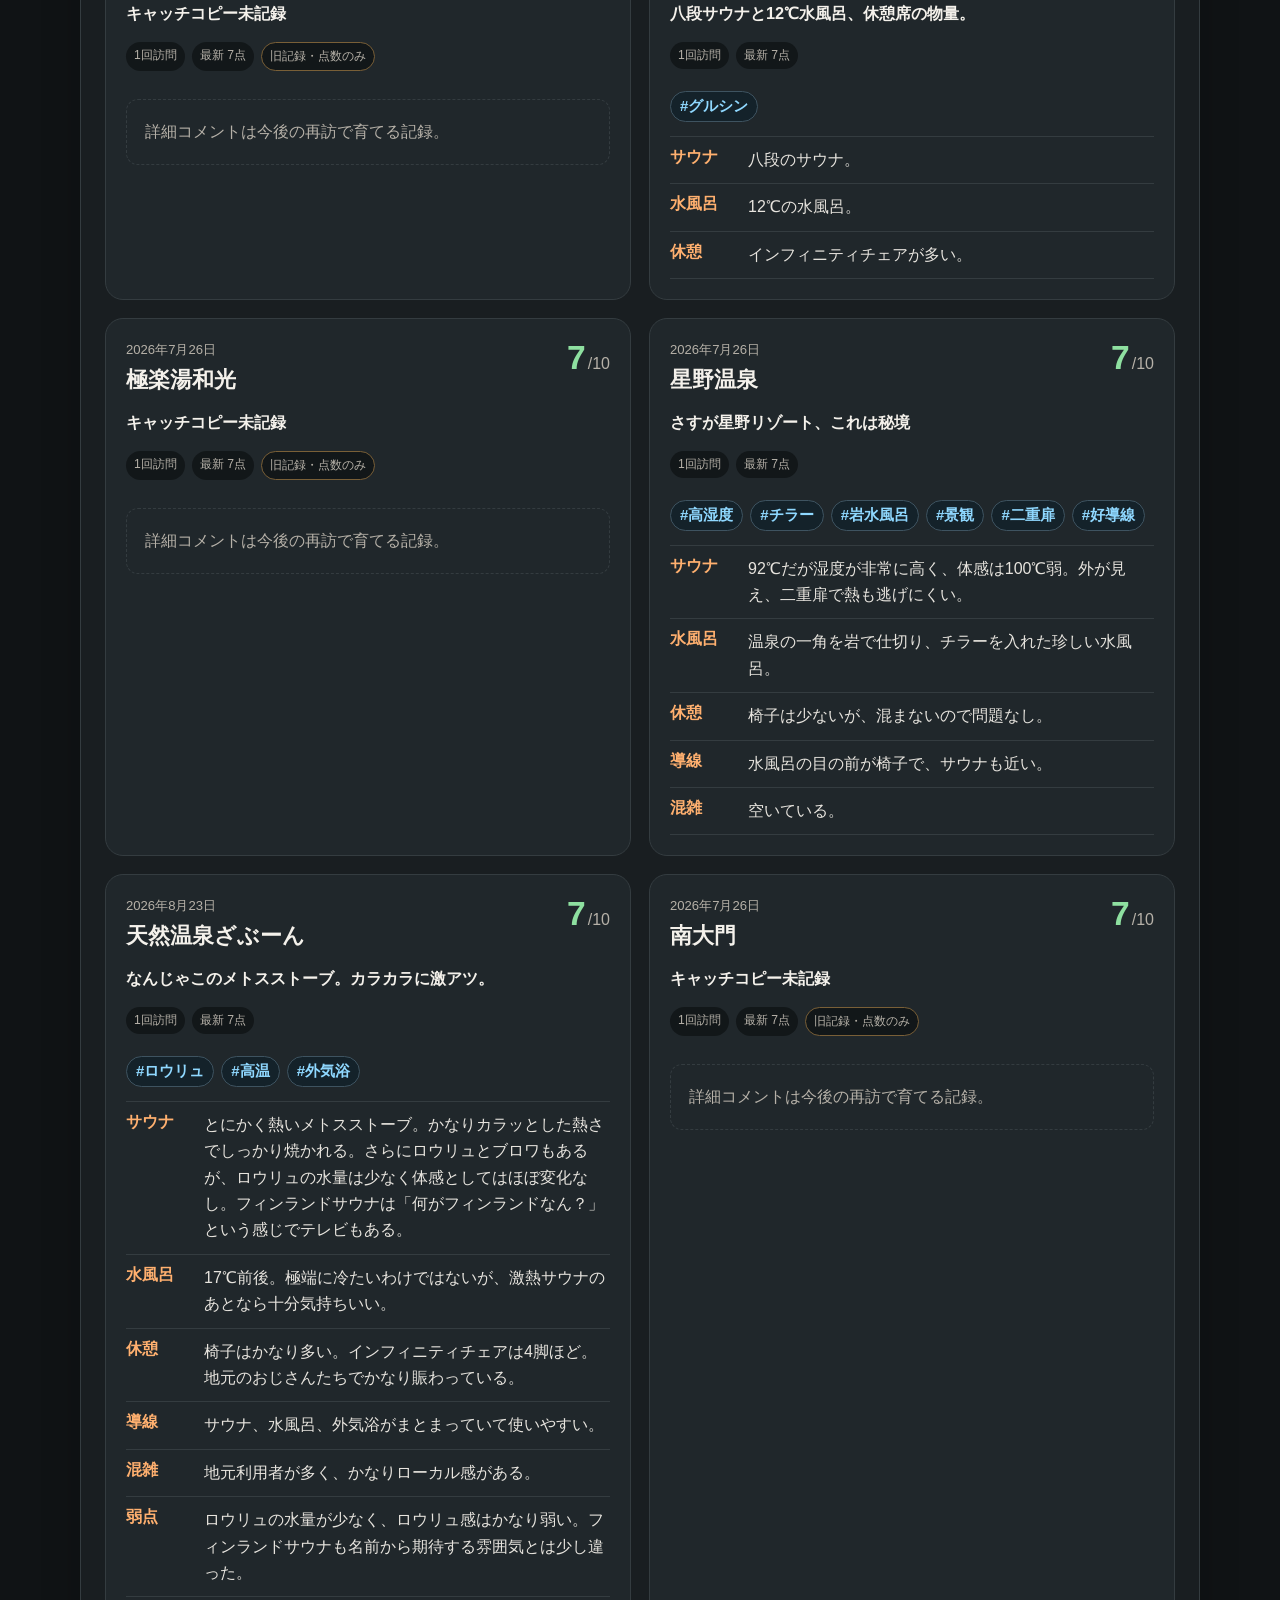
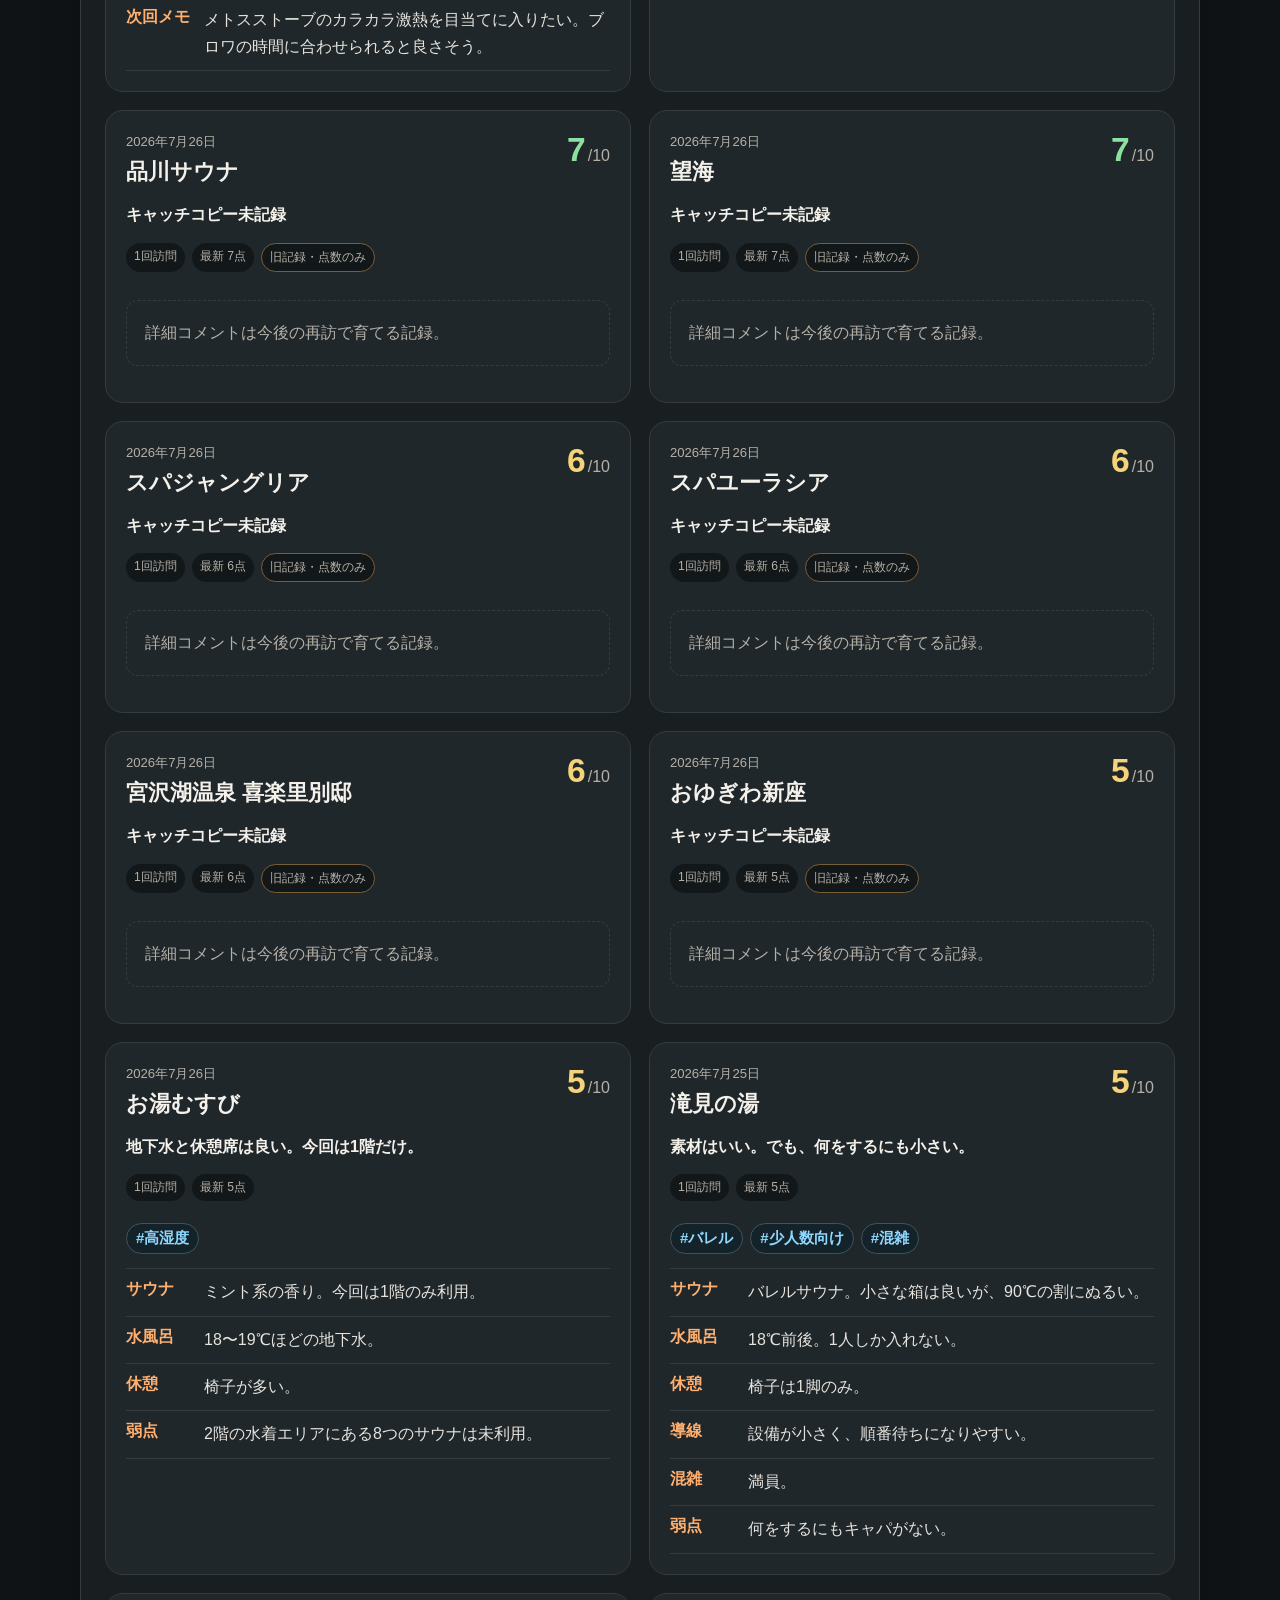
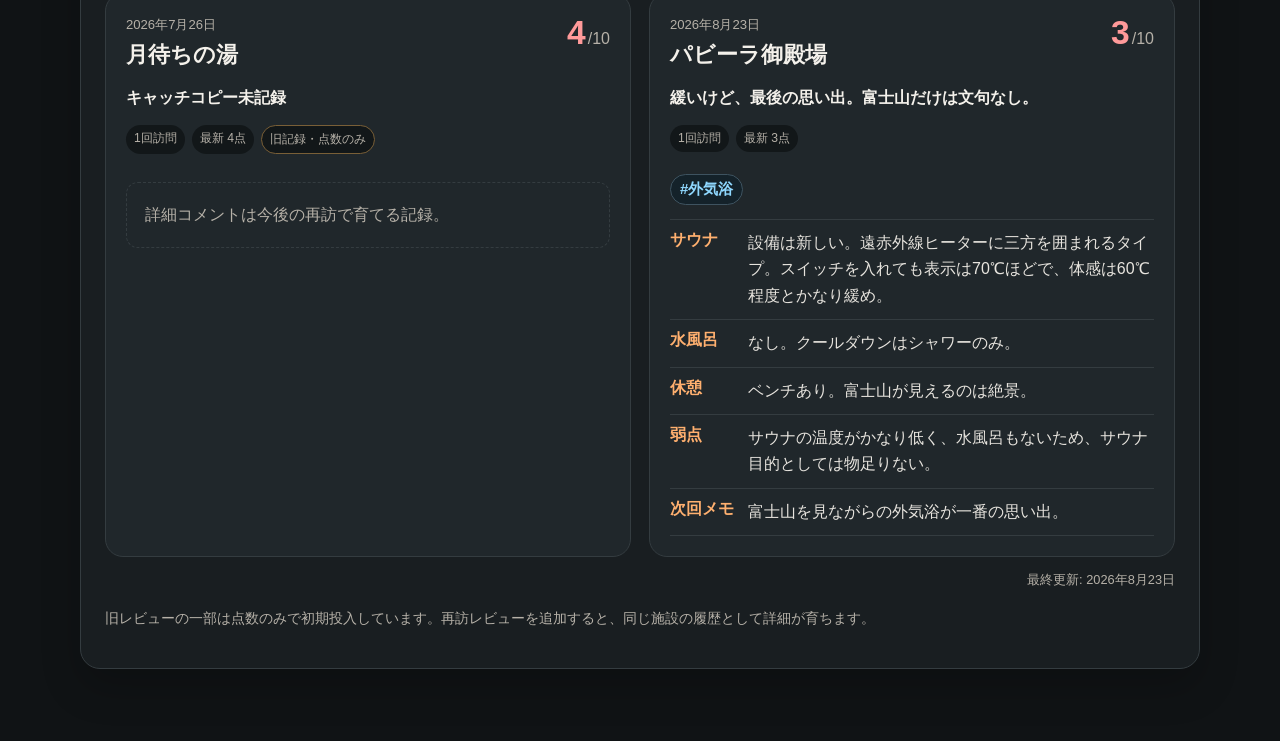
<file: sauna.html>
<!DOCTYPE html>
<html lang="ja">
<head>
  <meta charset="UTF-8">
  <meta name="viewport" content="width=device-width,initial-scale=1.0">
  <title>HOS Sauna Dashboard</title>
  <link rel="stylesheet" href="style.css">
  <link rel="stylesheet" href="sauna.css">
</head>
<body class="sauna-page">
  <header>
    <div class="header-inner">
      <h1>🧖 HOS Sauna Dashboard</h1>
      <p>レビューを訪問ログとして蓄積し、施設ランキング、再訪履歴、好みの傾向へ変えるサウナOS。</p>
    </div>
  </header>
  <nav>
    <div class="nav-inner">
      <div class="nav-links">
        <a href="index.html">Home</a>
        <a href="inbox.html">Inbox</a>
        <a href="brain.html">Brain</a>
        <a href="projects.html">Projects</a>
        <a href="knowledge.html">Knowledge</a>
        <a href="outputs.html">Outputs</a>
        <a href="prompts.html">Prompts</a>
        <a href="dividend.html">Dividend Empire</a>
        <a href="investment.html">Investment Commander</a>
        <a href="ai-company.html">AI Company</a>
        <a class="active" href="sauna.html">Sauna</a>
      </div>
    </div>
  </nav>

  <main class="sauna-shell">
    <section class="sauna-hero">
      <div class="sauna-hero-copy">
        <p class="sauna-eyebrow">HOS Experience Intelligence</p>
        <h2>蒸された記憶を、次の一軒に使えるデータへ。</h2>
        <p>点数だけで終わらせず、熱さ、水風呂、休憩、導線、混雑、再訪履歴を施設単位で育てます。</p>
        <div class="sauna-hero-actions">
          <a class="sauna-button" href="#reviews">レビューを見る</a>
          <a class="sauna-button secondary" href="https://github.com/purachinaevo7-cmyk/HOS/issues/new?template=sauna-review.yml" target="_blank" rel="noreferrer">レビューを追加</a>
        </div>
      </div>
      <aside class="sauna-import-card">
        <h3>スマホから1回で追加</h3>
        <ol>
          <li>「レビューを追加」を開く</li>
          <li>このチャットの完成レビューを貼る</li>
          <li>Issueを送信する</li>
        </ol>
        <p>GitHub Actionsが <code>reviews.json</code> と集計を更新し、公開ページへ反映します。</p>
        <a class="sauna-button secondary" href="https://github.com/purachinaevo7-cmyk/HOS/actions/workflows/sauna-review-import.yml" target="_blank" rel="noreferrer">自動取込の実行履歴</a>
      </aside>
    </section>

    <section class="sauna-metrics" aria-label="サウナレビュー集計">
      <article class="sauna-metric"><span>レビュー件数</span><strong id="metricReviews">-</strong></article>
      <article class="sauna-metric"><span>施設数</span><strong id="metricFacilities">-</strong></article>
      <article class="sauna-metric"><span>平均点</span><strong id="metricAverage">-</strong></article>
      <article class="sauna-metric"><span>再訪施設</span><strong id="metricRepeat">-</strong></article>
    </section>

    <section class="sauna-section">
      <div class="sauna-section-head">
        <div>
          <p class="sauna-eyebrow">Overview</p>
          <h2>ランキングと最近の訪問</h2>
        </div>
      </div>
      <div class="sauna-overview-grid">
        <div>
          <h3>施設別ランキング</h3>
          <ol id="rankingList" class="sauna-ranking-list"></ol>
        </div>
        <div>
          <h3>最近のレビュー</h3>
          <ol id="recentList" class="sauna-recent-list"></ol>
        </div>
      </div>
    </section>

    <section class="sauna-section" id="reviews">
      <div class="sauna-section-head">
        <div>
          <p class="sauna-eyebrow">Review Database</p>
          <h2>施設レビュー</h2>
        </div>
        <p id="resultCount">読み込み中</p>
      </div>

      <div class="sauna-controls">
        <input id="reviewSearch" type="search" placeholder="施設名・ケロ・5℃・畳・混雑など">
        <select id="scoreFilter" aria-label="最低点">
          <option value="0">すべての点数</option>
          <option value="9">9点以上</option>
          <option value="8">8点以上</option>
          <option value="7">7点以上</option>
          <option value="5">5点以上</option>
        </select>
        <select id="tagFilter" aria-label="特徴タグ">
          <option value="all">すべての特徴</option>
        </select>
        <select id="sortOrder" aria-label="並び順">
          <option value="latest">新しい順</option>
          <option value="score">点数順</option>
          <option value="facility">施設名順</option>
        </select>
        <button id="resetFilters" class="sauna-button secondary" type="button">解除</button>
      </div>

      <div id="facilityGrid" class="sauna-facility-grid"></div>
      <p id="dataStatus" class="sauna-data-status">データ読込中</p>
      <p class="sauna-note">旧レビューの一部は点数のみで初期投入しています。再訪レビューを追加すると、同じ施設の履歴として詳細が育ちます。</p>
    </section>
  </main>

  <script src="sauna.js"></script>
</body>
</html>
</file>
<file: style.css>
:root{--bg:#f4f6fb;--card:#fff;--text:#172033;--sub:#667085;--main:#1f3552;--accent:#2f55b7;--line:#e5e7eb;--soft:#eef3ff;--soft2:#f8fafc;--good:#067647;--warn:#c2410c}
*{box-sizing:border-box}body{margin:0;font-family:-apple-system,BlinkMacSystemFont,"Segoe UI",sans-serif;background:var(--bg);color:var(--text)}
header{background:linear-gradient(135deg,#1f3552,#3f5873);color:white;padding:28px 18px 24px}.header-inner,main,.nav-inner{max-width:1120px;margin:auto}
h1{margin:0;font-size:clamp(28px,8vw,42px);letter-spacing:-.03em}h2{font-size:clamp(22px,6vw,30px);letter-spacing:-.02em}header p{margin:8px 0 0;color:#dce6f5;line-height:1.7}
nav{position:sticky;top:0;z-index:10;background:rgba(255,255,255,.96);border-bottom:1px solid var(--line);backdrop-filter:blur(10px)}.nav-inner{display:flex;gap:8px;overflow-x:auto;padding:10px 14px}
nav a{flex:0 0 auto;text-decoration:none;color:var(--main);background:#fff;border:1px solid var(--line);border-radius:999px;padding:9px 13px;font-size:14px;font-weight:700}nav a.active{background:var(--main);color:white}
main{padding:18px 14px 52px}.hero,.section,.dashboard,.card,.project,.panel,.dash-card{background:white;border:1px solid var(--line);border-radius:20px;box-shadow:0 6px 18px rgba(16,24,40,.06)}
.hero,.section,.dashboard{padding:18px;margin:16px 0}.hero{padding:22px}.hero h2,.section h2,.dashboard h2{margin:0 0 8px}.section-head p{margin-bottom:0}.eyebrow{font-size:12px;font-weight:800;color:var(--accent);text-transform:uppercase;letter-spacing:.08em;margin:0 0 6px}
p{line-height:1.75;color:var(--sub)}.grid,.dashboard-grid{display:grid;grid-template-columns:1fr;gap:14px}.card,.panel,.dash-card{padding:16px;text-decoration:none;color:var(--text);display:block}.card h3,.panel h3,.project h3,.dash-card h3{margin:0 0 8px;font-size:18px}.card:hover{border-color:#b9c7ff;transform:translateY(-1px)}
.dash-card{background:linear-gradient(180deg,#fff,#f8faff)}.dash-card p{margin-bottom:0}.badge{display:inline-block;background:var(--soft);color:var(--accent);border-radius:999px;padding:4px 9px;margin:3px 3px 3px 0;font-size:12px;font-weight:700}
.status{display:inline-block;border-radius:999px;padding:4px 9px;font-size:12px;background:#ecfdf3;color:var(--good);vertical-align:middle}.status.design{background:#fff7ed;color:var(--warn)}
ul,ol{line-height:1.75;margin:8px 0 0 20px;padding:0}pre{white-space:pre-wrap;background:#111827;color:#f9fafb;border-radius:14px;padding:15px;overflow:auto;line-height:1.7;font-size:14px}
.inputbox{width:100%;min-height:140px;border:1px solid var(--line);border-radius:14px;padding:13px;font-size:16px;line-height:1.7;background:#fff}button{border:0;border-radius:999px;background:var(--main);color:white;padding:12px 17px;font-size:15px;font-weight:800;margin-top:10px}.copy{background:var(--soft);color:var(--accent)}
.project{padding:18px;margin:16px 0}.project h2{margin:0 0 4px;font-size:clamp(22px,6vw,28px)}.small{font-size:13px;color:var(--sub)}.project-detail{display:grid;grid-template-columns:1fr;gap:12px;margin-top:14px}.project-detail>div{background:var(--soft2);border:1px solid var(--line);border-radius:14px;padding:14px}.project-detail p,.project-detail ul{margin-bottom:0}.timeline{display:grid;gap:12px}.timeline>div{border-left:4px solid var(--accent);background:var(--soft2);border-radius:12px;padding:12px 14px}.timeline h3{margin:0 0 4px}.timeline p{margin:0}.knowledge-card dl{margin:0}.knowledge-card dt{font-weight:800;color:var(--main);margin-top:10px}.knowledge-card dd{margin:3px 0 0;color:var(--sub);line-height:1.65}
@media (min-width:720px){main{padding:24px 18px 60px}.hero,.section,.dashboard{padding:24px;margin:20px 0}.grid{grid-template-columns:repeat(2,minmax(0,1fr))}.dashboard-grid{grid-template-columns:repeat(4,minmax(0,1fr))}.project-detail{grid-template-columns:repeat(2,minmax(0,1fr))}.project-detail>div:first-child,.project-detail>div:nth-child(5),.project-detail>div:last-child{grid-column:1/-1}}
@media (min-width:1040px){.grid.knowledge-grid{grid-template-columns:repeat(3,minmax(0,1fr))}}
.nav-inner{display:flex;flex-direction:column;gap:10px;overflow:visible}.nav-links{display:flex;gap:8px;overflow-x:auto}.global-search{position:relative;min-width:0}.global-search input{width:100%;border:1px solid var(--line);border-radius:999px;padding:11px 14px;font-size:16px;background:var(--soft2);color:var(--text);outline:0}.global-search input:focus{border-color:#b9c7ff;box-shadow:0 0 0 3px rgba(47,85,183,.12);background:#fff}.search-results{display:none;position:absolute;top:calc(100% + 8px);left:0;right:0;z-index:30;background:#fff;border:1px solid var(--line);border-radius:18px;box-shadow:0 18px 38px rgba(16,24,40,.18);max-height:min(70vh,440px);overflow:auto;padding:8px}.search-results.open{display:grid;gap:6px}.search-result{display:grid;gap:3px;text-decoration:none;color:var(--text);border-radius:14px;padding:11px 12px}.search-result:hover,.search-result:focus{background:var(--soft)}.search-result span{width:max-content;border-radius:999px;background:var(--main);color:#fff;font-size:11px;font-weight:800;padding:2px 7px}.search-result strong{font-size:15px}.search-result small{color:var(--sub);line-height:1.45;display:-webkit-box;-webkit-line-clamp:2;-webkit-box-orient:vertical;overflow:hidden}.search-empty{margin:0;padding:12px;color:var(--sub)}mark{background:#fff2a8;color:inherit;border-radius:4px;padding:0 2px}.target-flash{animation:targetFlash 1.4s ease}@keyframes targetFlash{0%,70%{box-shadow:0 0 0 5px rgba(47,85,183,.18),0 6px 18px rgba(16,24,40,.06)}100%{box-shadow:0 6px 18px rgba(16,24,40,.06)}}.sr-only{position:absolute;width:1px;height:1px;padding:0;margin:-1px;overflow:hidden;clip:rect(0,0,0,0);white-space:nowrap;border:0}
@media (min-width:760px){.nav-inner{display:grid;grid-template-columns:auto minmax(280px,420px);align-items:center}.global-search{justify-self:end;width:min(420px,38vw)}}
.ai-launcher{background:linear-gradient(180deg,#f8faff,#eef3ff)!important}.ai-buttons{display:flex;flex-wrap:wrap;gap:8px;margin-top:10px}.ai-button{display:inline-flex;align-items:center;gap:6px;margin-top:0;border:1px solid transparent;box-shadow:0 6px 14px rgba(16,24,40,.08)}.ai-button.chatgpt{background:#10a37f}.ai-button.claude{background:#8a5a44}.ai-button.codex{background:#111827}.toast{position:fixed;left:50%;bottom:24px;z-index:100;transform:translate(-50%,16px);opacity:0;pointer-events:none;background:#111827;color:#fff;border-radius:999px;padding:12px 18px;font-weight:800;box-shadow:0 18px 38px rgba(16,24,40,.24);transition:opacity .2s ease,transform .2s ease}.toast.show{opacity:1;transform:translate(-50%,0)}.prompt-category h2{margin-bottom:14px}.prompt-category .panel{background:linear-gradient(180deg,#fff,#f8faff)}
.knowledge-toolbar{display:grid;gap:14px}.knowledge-toolbar>div{background:var(--soft2);border:1px solid var(--line);border-radius:16px;padding:14px}.knowledge-toolbar h3{margin:0 0 8px;font-size:15px;color:var(--main)}.badge.category{background:#eef3ff;color:#2f55b7}.badge.tag{background:#f2f4f7;color:#475467}.difficulty{display:inline-block;border-radius:999px;padding:4px 9px;margin:3px 3px 3px 0;font-size:12px;font-weight:800}.difficulty.basic{background:#ecfdf3;color:#067647}.difficulty.intermediate{background:#fffaeb;color:#b54708}.difficulty.advanced{background:#fef3f2;color:#b42318}.status.recent{background:#eff6ff;color:#1d4ed8}.status.favorite{background:#fef9c3;color:#854d0e}.card-meta{display:flex;flex-wrap:wrap;gap:6px;margin-bottom:10px}.meta-row{margin:2px 0 10px}.mini-knowledge{background:linear-gradient(180deg,#fff,#f8faff)}.mini-knowledge h3{margin-top:8px}.mini-knowledge p{margin-bottom:0}.knowledge-card{position:relative}.knowledge-card h3{font-size:20px}.knowledge-card dl{border-top:1px solid var(--line);padding-top:4px}@media (min-width:720px){.knowledge-toolbar{grid-template-columns:repeat(3,minmax(0,1fr))}}
.real-dashboard{background:linear-gradient(180deg,#fff,#f7f9ff)}.dashboard-actions{display:flex;flex-wrap:wrap;gap:10px;margin:16px 0 18px}.button-link{display:inline-flex;align-items:center;justify-content:center;border-radius:999px;background:var(--main);color:#fff;text-decoration:none;padding:12px 17px;font-weight:800}.button-link.ghost{background:var(--soft);color:var(--accent)}.widgets{grid-template-columns:1fr}.widget{display:flex;flex-direction:column;gap:10px;min-height:190px}.widget.today-project,.widget.questions{background:linear-gradient(135deg,#fff,#eef3ff)}.widget-head{display:flex;align-items:center;gap:8px}.widget-head span{display:grid;place-items:center;width:34px;height:34px;border-radius:12px;background:var(--soft);font-size:18px}.widget-head p{margin:0;color:var(--main);font-size:13px;font-weight:900;letter-spacing:.02em}.field-label{font-size:12px;font-weight:800;color:var(--sub)}.selectbox{width:100%;border:1px solid var(--line);border-radius:12px;background:#fff;color:var(--text);padding:11px 12px;font-size:15px;font-weight:700}.selectbox:focus{outline:0;border-color:#b9c7ff;box-shadow:0 0 0 3px rgba(47,85,183,.12)}.text-link{color:var(--accent);font-weight:900;text-decoration:none}.widget-list{display:grid;gap:8px}.mini-row{display:grid;gap:3px;text-decoration:none;color:var(--text);background:rgba(255,255,255,.72);border:1px solid var(--line);border-radius:14px;padding:10px}.mini-row strong{font-size:14px}.mini-row span{color:var(--sub);font-size:12px;line-height:1.45}.metric strong{font-size:54px;line-height:1;color:var(--main);letter-spacing:-.05em}.metric p{margin:0}.skill-stack{display:flex;flex-wrap:wrap;gap:6px}.questions ul{margin:0 0 0 18px}.questions li{margin-bottom:8px;line-height:1.6;color:var(--text)}
@media (min-width:720px){.dashboard-grid.widgets{grid-template-columns:repeat(2,minmax(0,1fr))}.widget.today-project,.widget.questions{grid-column:span 2}}
@media (min-width:1040px){.dashboard-grid.widgets{grid-template-columns:repeat(4,minmax(0,1fr))}.widget.today-project{grid-column:span 2}.widget.questions{grid-column:span 2}.widget.metric{grid-row:span 1}}
.outputs-hero{background:linear-gradient(180deg,#fff,#f7fbff)}.output-stats{grid-template-columns:1fr}.output-toolbar{display:grid;gap:12px;margin-top:10px}.filter-input{width:100%;border:1px solid var(--line);border-radius:12px;background:#fff;color:var(--text);padding:11px 12px;font-size:15px}.filter-input:focus{outline:0;border-color:#b9c7ff;box-shadow:0 0 0 3px rgba(47,85,183,.12)}.tag-cloud{margin-top:12px}.outputs-grid{align-items:stretch}.output-card{display:flex;flex-direction:column;gap:12px;position:relative}.output-top{display:flex;align-items:flex-start;justify-content:space-between;gap:10px}.output-type{display:inline-flex;align-items:center;gap:6px;border-radius:999px;background:var(--main);color:#fff;font-size:12px;font-weight:900;padding:5px 10px}.favorite-star{border:1px solid #fde68a;background:#fef9c3;color:#854d0e;border-radius:999px;font-size:12px;font-weight:900;padding:5px 9px}.output-card h3{margin:0;font-size:20px}.output-meta{display:grid;gap:8px;border-top:1px solid var(--line);padding-top:10px}.output-meta div{display:grid;gap:2px}.output-meta dt{font-size:12px;font-weight:900;color:var(--main)}.output-meta dd{margin:0;color:var(--sub);line-height:1.55}.download-link{margin-top:auto;display:inline-flex;width:max-content;align-items:center;justify-content:center;border-radius:999px;background:var(--soft);color:var(--accent);text-decoration:none;padding:10px 13px;font-weight:900}.output-empty{grid-column:1/-1;margin:0;padding:18px;border:1px dashed var(--line);border-radius:16px;color:var(--sub);background:var(--soft2)}
@media (min-width:720px){.output-stats{grid-template-columns:repeat(5,minmax(0,1fr))}.output-toolbar{grid-template-columns:2fr 1fr 1fr}.outputs-grid{grid-template-columns:repeat(2,minmax(0,1fr))}}
@media (min-width:1040px){.outputs-grid{grid-template-columns:repeat(3,minmax(0,1fr))}}
.dividend-page{background:#08111f;color:#eef3ff}.dividend-page header{background:linear-gradient(135deg,#07111f,#132b4a 58%,#3b2b10)}.dividend-main{max-width:1280px}.dividend-hero,.dividend-panel,.dividend-note{border:1px solid rgba(226,232,240,.15);border-radius:22px;background:linear-gradient(180deg,rgba(15,31,54,.96),rgba(9,18,32,.96));box-shadow:0 18px 44px rgba(0,0,0,.22);padding:20px;margin:16px 0}.dividend-hero h2{font-size:clamp(30px,8vw,54px);margin:4px 0;color:#fff;letter-spacing:-.04em}.dividend-hero p,.dividend-panel p,.dividend-note{color:#cbd5e1}.gold{color:#d6b35a}.sample-note{display:inline-block;margin-top:12px;border:1px solid rgba(214,179,90,.45);border-radius:14px;background:rgba(214,179,90,.1);color:#f7e8b5;padding:10px 12px;line-height:1.6}.dividend-actions{display:flex;flex-wrap:wrap;gap:10px;margin-top:12px}.metric-grid{display:grid;grid-template-columns:1fr;gap:12px}.empire-metric{border:1px solid rgba(226,232,240,.12);border-radius:18px;background:rgba(255,255,255,.055);padding:14px}.empire-metric span{display:block;color:#93a4bd;font-size:12px;font-weight:900}.empire-metric strong{display:block;color:#f7d77a;font-size:clamp(22px,7vw,34px);line-height:1.2;margin-top:6px}.empire-metric.negative strong,.negative{color:#fca5a5!important}.positive{color:#86efac!important}.empire-metric input,.dividend-panel input,.sortbar select{width:100%;margin-top:10px;border:1px solid rgba(226,232,240,.2);border-radius:12px;background:#0c1728;color:#fff;padding:10px;font-size:14px}.freedom strong{display:block;font-size:46px;color:#f7d77a}.progress{height:12px;border-radius:999px;background:rgba(148,163,184,.22);overflow:hidden}.progress span{display:block;height:100%;border-radius:999px;background:linear-gradient(90deg,#d6b35a,#3ddc97)}.freedom-message{font-weight:800}.sortbar{display:flex;flex-wrap:wrap;gap:10px;align-items:end;margin-bottom:12px}.table-wrap{overflow:auto;border:1px solid rgba(226,232,240,.12);border-radius:16px}.holdings-table{width:100%;border-collapse:collapse;min-width:1320px;background:#0b1626}.holdings-table th,.holdings-table td{border-bottom:1px solid rgba(226,232,240,.1);padding:10px;text-align:left;white-space:nowrap;color:#e5edf7}.holdings-table th{position:sticky;top:0;background:#13243a;color:#f7d77a;font-size:12px}.holdings-table input{min-width:86px;margin:0}.dividend-columns{display:grid;grid-template-columns:1fr;gap:16px}.progress-line{display:grid;gap:7px;margin:12px 0}.progress-line>div:first-child{display:flex;justify-content:space-between;gap:12px;color:#e5edf7}.progress-line span{color:#f7d77a;font-weight:900}.stack-list{display:grid;gap:12px}.stack-row{display:grid;gap:7px}.stack-row b{color:#fff}.stack-row span{display:block;color:#9fb0c7;font-size:13px}.stack{display:flex;height:14px;border-radius:999px;overflow:hidden;background:rgba(148,163,184,.22)}.stack .div{background:#d6b35a}.stack .ben{background:#5cc8ff}.dividend-panel h2{margin-top:0;color:#fff}.dividend-panel h3{color:#f7d77a;margin-bottom:4px}.dividend-panel ul{color:#e5edf7}.dividend-note{font-size:14px;line-height:1.7}@media (min-width:720px){.metric-grid{grid-template-columns:repeat(3,minmax(0,1fr))}.dividend-columns{grid-template-columns:1fr 1fr}.dividend-hero,.dividend-panel,.dividend-note{padding:24px}}@media (max-width:719px){.holdings-table th,.holdings-table td{padding:8px}.dividend-page nav{position:static}}
.privacy-note{margin-top:10px;border:1px solid rgba(148,163,184,.35);border-radius:14px;background:rgba(148,163,184,.1);color:#dbeafe;padding:10px 12px;line-height:1.6}.dividend-actions .danger{background:#7f1d1d;color:#fff;border-color:#fecaca}.dividend-actions .danger:hover{background:#991b1b}.dividend-page input[type=password]{font-family:system-ui,-apple-system,BlinkMacSystemFont,"Segoe UI",sans-serif;letter-spacing:.15em}
.lite-hero h2{font-size:clamp(30px,8vw,48px)}
.lite-summary{grid-template-columns:1fr}
.lite-metric small{display:block;color:#93a4bd;margin-top:8px;font-weight:700}
.lite-section-head{display:flex;flex-wrap:wrap;align-items:end;justify-content:space-between;gap:10px;margin-bottom:12px}.lite-section-head h2,.lite-section-head p{margin:0}
.lite-table{min-width:1120px}.lite-table .name-input{min-width:160px}.lite-input{display:flex;align-items:center;gap:6px}.lite-input span{color:#93a4bd;font-size:12px;font-weight:800}.small-button{margin:0;padding:8px 12px;font-size:13px}.dividend-actions button{border:1px solid rgba(226,232,240,.16)}
@media (min-width:720px){.lite-summary{grid-template-columns:repeat(5,minmax(0,1fr))}}
@media (max-width:719px){.dividend-actions{display:grid}.dividend-actions button{width:100%;margin-top:0}.lite-summary{gap:10px}.lite-table{min-width:980px}.lite-table th,.lite-table td{font-size:13px}.lite-table input{min-width:74px}.lite-table .name-input{min-width:130px}}
.investment-page{background:#07111f;color:#e5edf7}.investment-page header{background:linear-gradient(135deg,#06101e,#112845 62%,#3b2b10)}.investment-main{max-width:1240px}.ic-hero,.ic-panel{border:1px solid rgba(226,232,240,.14);border-radius:22px;background:linear-gradient(180deg,rgba(15,31,54,.96),rgba(8,17,31,.96));box-shadow:0 18px 44px rgba(0,0,0,.24);padding:20px;margin:16px 0}.ic-hero h2{font-size:clamp(30px,8vw,52px);margin:4px 0;color:#fff}.ic-hero p,.ic-panel p,.ic-disclaimer{color:#cbd5e1}.ic-panel h3,.ic-panel h4{color:#f7d77a}.ic-cardgrid,.ic-list,.ic-detail{display:grid;grid-template-columns:1fr;gap:12px}.ic-stock{border:1px solid rgba(226,232,240,.14);border-radius:18px;background:rgba(255,255,255,.055);padding:14px;color:#e5edf7}.ic-stock b{color:#fff}.ic-score{display:inline-block;margin-left:8px;color:#f7d77a;font-weight:900}.ic-risk{border:1px solid rgba(252,165,165,.35);border-radius:12px;background:rgba(127,29,29,.3);padding:8px;color:#fecaca!important}.ic-stock a,.ic-themes a{display:inline-flex;border-radius:999px;background:#102b4d;color:#dbeafe;text-decoration:none;padding:8px 11px;font-weight:800;margin:3px}.ic-actions{display:grid;gap:6px}.ic-themes{display:flex;flex-wrap:wrap;gap:6px}.ic-demo{border:1px dashed rgba(247,215,122,.5);border-radius:14px;padding:12px;color:#f7e8b5;background:rgba(247,215,122,.08)}.ic-table{width:100%;border-collapse:collapse;min-width:560px}.ic-table th,.ic-table td{border-bottom:1px solid rgba(226,232,240,.12);padding:9px;color:#e5edf7}.ic-panel textarea,.ic-panel input{background:#0b1626;color:#fff;border-color:rgba(226,232,240,.2)}.ic-panel button{border:1px solid rgba(226,232,240,.16);background:#132b4a}.ic-disclaimer{border:1px solid rgba(226,232,240,.15);border-radius:16px;padding:14px;background:rgba(255,255,255,.04);font-size:14px}@media (min-width:760px){.ic-cardgrid{grid-template-columns:repeat(3,minmax(0,1fr))}.ic-list{grid-template-columns:repeat(2,minmax(0,1fr))}.ic-detail{grid-template-columns:repeat(2,minmax(0,1fr))}}
.ic-evals{display:grid;grid-template-columns:1fr;gap:6px;margin:10px 0}.ic-evals span{border:1px solid rgba(247,215,122,.25);border-radius:999px;background:rgba(247,215,122,.08);color:#f7e8b5;padding:6px 9px;font-weight:900;font-size:13px}.ic-rankgrid{display:grid;grid-template-columns:1fr;gap:12px}.ic-rankgrid>div{border:1px solid rgba(226,232,240,.14);border-radius:16px;background:rgba(255,255,255,.045);padding:12px}.ic-filters{display:grid;grid-template-columns:1fr;gap:10px}.ic-filters select{background:#0b1626;color:#fff;border:1px solid rgba(226,232,240,.2);border-radius:12px;padding:11px 12px;font-size:15px}.ic-checks{display:flex;flex-wrap:wrap;gap:10px;margin-top:10px}.ic-checks label{color:#cbd5e1;font-weight:800}.mobile-first{border:1px solid rgba(247,215,122,.3);border-radius:16px;background:rgba(247,215,122,.08);padding:12px}@media (min-width:760px){.ic-evals{grid-template-columns:repeat(3,minmax(0,1fr))}.ic-rankgrid{grid-template-columns:repeat(3,minmax(0,1fr))}.ic-filters{grid-template-columns:2fr repeat(3,1fr)}}@media (max-width:759px){.ic-detail .mobile-first{order:-10}.ic-detail>div:nth-child(2){order:-9}.ic-detail>div:nth-child(3){order:-8}.ic-detail>div:nth-child(4){order:-7}.ic-detail>div:nth-child(8){order:10}.ic-stock{padding:16px}.ic-stock p{margin:8px 0}.ic-evals span{display:block}.investment-page nav{position:static}}
.ic-reanalysis{display:grid;gap:10px}.ic-candidate{display:block;border:1px solid rgba(226,232,240,.14);border-radius:14px;background:rgba(255,255,255,.045);padding:10px;margin:8px 0;color:#e5edf7;line-height:1.6}.ic-candidate span{color:#f7d77a;font-weight:900}.ic-candidate input{width:auto;margin-right:6px}.ic-panel pre{max-height:380px}.ic-panel button+button{margin-left:8px}@media (max-width:759px){.ic-panel button{width:100%;margin-left:0!important}.ic-candidate{font-size:14px}.ic-reanalysis h4{margin-bottom:4px}}
</file>
<file: ai-company.css>
.ai-grid{display:grid;grid-template-columns:repeat(auto-fit,minmax(320px,1fr));gap:1rem}.panel label{display:block;margin:.6rem 0}.panel input,.panel select,.panel textarea{width:100%;box-sizing:border-box;padding:.65rem;border:1px solid #d8dee9;border-radius:10px}.inputbox{min-height:110px}.json-preview{white-space:pre-wrap;overflow:auto;max-height:420px;background:#111827;color:#e5e7eb;padding:1rem;border-radius:12px}.button-row,.chips{display:flex;gap:.5rem;flex-wrap:wrap}.button-row button,.chips button{border:0;border-radius:999px;padding:.65rem .9rem;background:#0f766e;color:white;cursor:pointer}.agent-card,.step-card,.run-card{border:1px solid #e5e7eb;border-radius:14px;padding:.8rem;margin:.5rem 0;background:#fff}.notice{background:#fff7ed;border-left:4px solid #f97316;padding:.8rem}@media(max-width:640px){.ai-grid{grid-template-columns:1fr}.header-inner h1{font-size:1.5rem}}
</file>
<file: sauna.css>
:root{
  --sauna-bg:#101315;
  --sauna-panel:#191e21;
  --sauna-panel-soft:#20272b;
  --sauna-text:#f4f1eb;
  --sauna-muted:#b6b1a8;
  --sauna-line:#343c40;
  --sauna-accent:#ff8a3d;
  --sauna-accent-soft:#ffb06f;
  --sauna-cold:#8fd8ff;
  --sauna-good:#8ee0a0;
}
body.sauna-page{background:var(--sauna-bg);color:var(--sauna-text)}
body.sauna-page header{background:linear-gradient(135deg,#2a1b12,#101315)}
body.sauna-page nav{background:#111618;border-bottom:1px solid var(--sauna-line)}
body.sauna-page .nav-links a.active{background:var(--sauna-accent);color:#151515}
.sauna-shell{width:min(1180px,calc(100% - 32px));margin:0 auto;padding:32px 0 72px}
.sauna-hero{display:grid;grid-template-columns:minmax(0,1.3fr) minmax(280px,.7fr);gap:24px;align-items:stretch;margin-bottom:24px}
.sauna-hero-copy,.sauna-import-card,.sauna-section{background:var(--sauna-panel);border:1px solid var(--sauna-line);border-radius:20px;box-shadow:0 18px 40px rgba(0,0,0,.2)}
.sauna-hero-copy{padding:30px}
.sauna-eyebrow{margin:0 0 8px;color:var(--sauna-accent-soft);font-weight:800;letter-spacing:.08em;text-transform:uppercase}
.sauna-hero h2{margin:.1em 0 .4em;font-size:clamp(2rem,5vw,3.8rem);line-height:1.05}
.sauna-hero p{color:var(--sauna-muted)}
.sauna-hero-actions{display:flex;flex-wrap:wrap;gap:10px;margin-top:22px}
.sauna-button{display:inline-flex;align-items:center;justify-content:center;min-height:44px;padding:0 16px;border-radius:12px;border:1px solid var(--sauna-accent);background:var(--sauna-accent);color:#18110c;text-decoration:none;font-weight:800;cursor:pointer}
.sauna-button.secondary{background:transparent;color:var(--sauna-text);border-color:var(--sauna-line)}
.sauna-import-card{padding:24px;display:flex;flex-direction:column;justify-content:center}
.sauna-import-card h3{margin:0 0 10px}
.sauna-import-card ol{margin:8px 0 18px;padding-left:1.3em;color:var(--sauna-muted)}
.sauna-import-card code{background:#0b0e0f;padding:2px 6px;border-radius:5px}
.sauna-metrics{display:grid;grid-template-columns:repeat(4,minmax(0,1fr));gap:14px;margin-bottom:24px}
.sauna-metric{background:var(--sauna-panel);border:1px solid var(--sauna-line);border-radius:16px;padding:20px}
.sauna-metric span{display:block;color:var(--sauna-muted);font-size:.86rem}
.sauna-metric strong{display:block;margin-top:5px;font-size:2rem}
.sauna-section{padding:24px;margin-top:24px}
.sauna-section-head{display:flex;align-items:end;justify-content:space-between;gap:16px;margin-bottom:18px}
.sauna-section-head h2{margin:0}
.sauna-section-head p{margin:0;color:var(--sauna-muted)}
.sauna-overview-grid{display:grid;grid-template-columns:minmax(320px,.8fr) minmax(0,1.2fr);gap:24px}
.sauna-ranking-list,.sauna-recent-list{list-style:none;padding:0;margin:0}
.sauna-ranking-row{display:grid;grid-template-columns:34px 1fr;gap:12px;align-items:start;padding:12px 0;border-bottom:1px solid var(--sauna-line)}
.sauna-ranking-row:last-child{border-bottom:0}
.rank-number{display:grid;place-items:center;width:32px;height:32px;border-radius:50%;background:var(--sauna-panel-soft);font-weight:900}
.rank-title{display:flex;justify-content:space-between;gap:12px}
.rank-bar{height:8px;margin:7px 0;background:#0d1012;border-radius:999px;overflow:hidden}
.rank-bar span{display:block;height:100%;background:linear-gradient(90deg,var(--sauna-accent),var(--sauna-accent-soft));border-radius:inherit}
.rank-main small{color:var(--sauna-muted)}
.sauna-recent-list li{display:grid;grid-template-columns:120px minmax(120px,.7fr) 56px minmax(0,1.3fr);gap:10px;align-items:center;padding:11px 0;border-bottom:1px solid var(--sauna-line)}
.sauna-recent-list li:last-child{border-bottom:0}
.sauna-recent-list span,.sauna-recent-list small{color:var(--sauna-muted)}
.sauna-controls{display:grid;grid-template-columns:minmax(180px,2fr) repeat(3,minmax(130px,1fr)) auto;gap:10px;margin-bottom:18px}
.sauna-controls input,.sauna-controls select{min-height:44px;border:1px solid var(--sauna-line);border-radius:12px;background:#0f1315;color:var(--sauna-text);padding:0 12px}
.sauna-facility-grid{display:grid;grid-template-columns:repeat(2,minmax(0,1fr));gap:18px}
.sauna-facility-card{background:var(--sauna-panel-soft);border:1px solid var(--sauna-line);border-radius:18px;padding:20px;min-width:0}
.facility-head{display:flex;justify-content:space-between;gap:16px;align-items:start}
.facility-head h3{margin:3px 0 0;font-size:1.35rem}
.facility-date{margin:0;color:var(--sauna-muted);font-size:.82rem}
.facility-score{display:flex;align-items:baseline;gap:2px;min-width:74px;justify-content:end}
.facility-score strong{font-size:2.1rem}
.facility-score span{color:var(--sauna-muted)}
.score-excellent{color:var(--sauna-accent-soft)}
.score-good{color:var(--sauna-good)}
.score-mid{color:#f5d37a}
.score-low{color:#ff9a9a}
.facility-catchcopy{font-size:1.02rem;font-weight:800;margin:14px 0;color:var(--sauna-text)}
.facility-meta{display:flex;flex-wrap:wrap;gap:7px;margin-bottom:12px}
.facility-meta span,.legacy-badge{font-size:.76rem;padding:5px 8px;border-radius:999px;background:#121719;color:var(--sauna-muted)}
.legacy-badge{border:1px solid #795f37;color:#f5d37a}
.tag-list{display:flex;flex-wrap:wrap;gap:7px;margin-bottom:14px}
.tag-button{border:1px solid #3e5360;background:#14222a;color:var(--sauna-cold);border-radius:999px;padding:5px 9px;cursor:pointer}
.review-details{margin:0;border-top:1px solid var(--sauna-line)}
.review-detail{display:grid;grid-template-columns:68px 1fr;gap:10px;padding:10px 0;border-bottom:1px solid var(--sauna-line)}
.review-detail dt{color:var(--sauna-accent-soft);font-weight:800}
.review-detail dd{margin:0;color:#e7e4de;line-height:1.65}
.review-placeholder,.sauna-empty{padding:18px;border:1px dashed var(--sauna-line);border-radius:12px;color:var(--sauna-muted)}
.visit-history{margin-top:14px}
.visit-history summary{cursor:pointer;color:var(--sauna-cold);font-weight:800}
.visit-history ol{padding-left:1.25em}
.visit-history li{display:grid;grid-template-columns:110px 48px 1fr;gap:8px;padding:6px 0}
.visit-history small{color:var(--sauna-muted)}
.sauna-data-status{text-align:right;color:var(--sauna-muted);font-size:.8rem;margin-top:12px}
.sauna-note{color:var(--sauna-muted);font-size:.88rem}
@media(max-width:900px){
  .sauna-hero,.sauna-overview-grid{grid-template-columns:1fr}
  .sauna-metrics{grid-template-columns:repeat(2,1fr)}
  .sauna-controls{grid-template-columns:1fr 1fr}
  .sauna-controls input{grid-column:1/-1}
  .sauna-facility-grid{grid-template-columns:1fr}
}
@media(max-width:620px){
  .sauna-shell{width:min(100% - 20px,1180px);padding-top:20px}
  .sauna-hero-copy,.sauna-import-card,.sauna-section{padding:18px;border-radius:16px}
  .sauna-metrics{grid-template-columns:1fr 1fr;gap:10px}
  .sauna-metric{padding:14px}
  .sauna-metric strong{font-size:1.55rem}
  .sauna-controls{grid-template-columns:1fr}
  .sauna-controls input{grid-column:auto}
  .sauna-recent-list li{grid-template-columns:95px 1fr 46px}
  .sauna-recent-list small{grid-column:1/-1}
  .review-detail{grid-template-columns:58px 1fr}
  .visit-history li{grid-template-columns:95px 42px 1fr}
}
</file>
